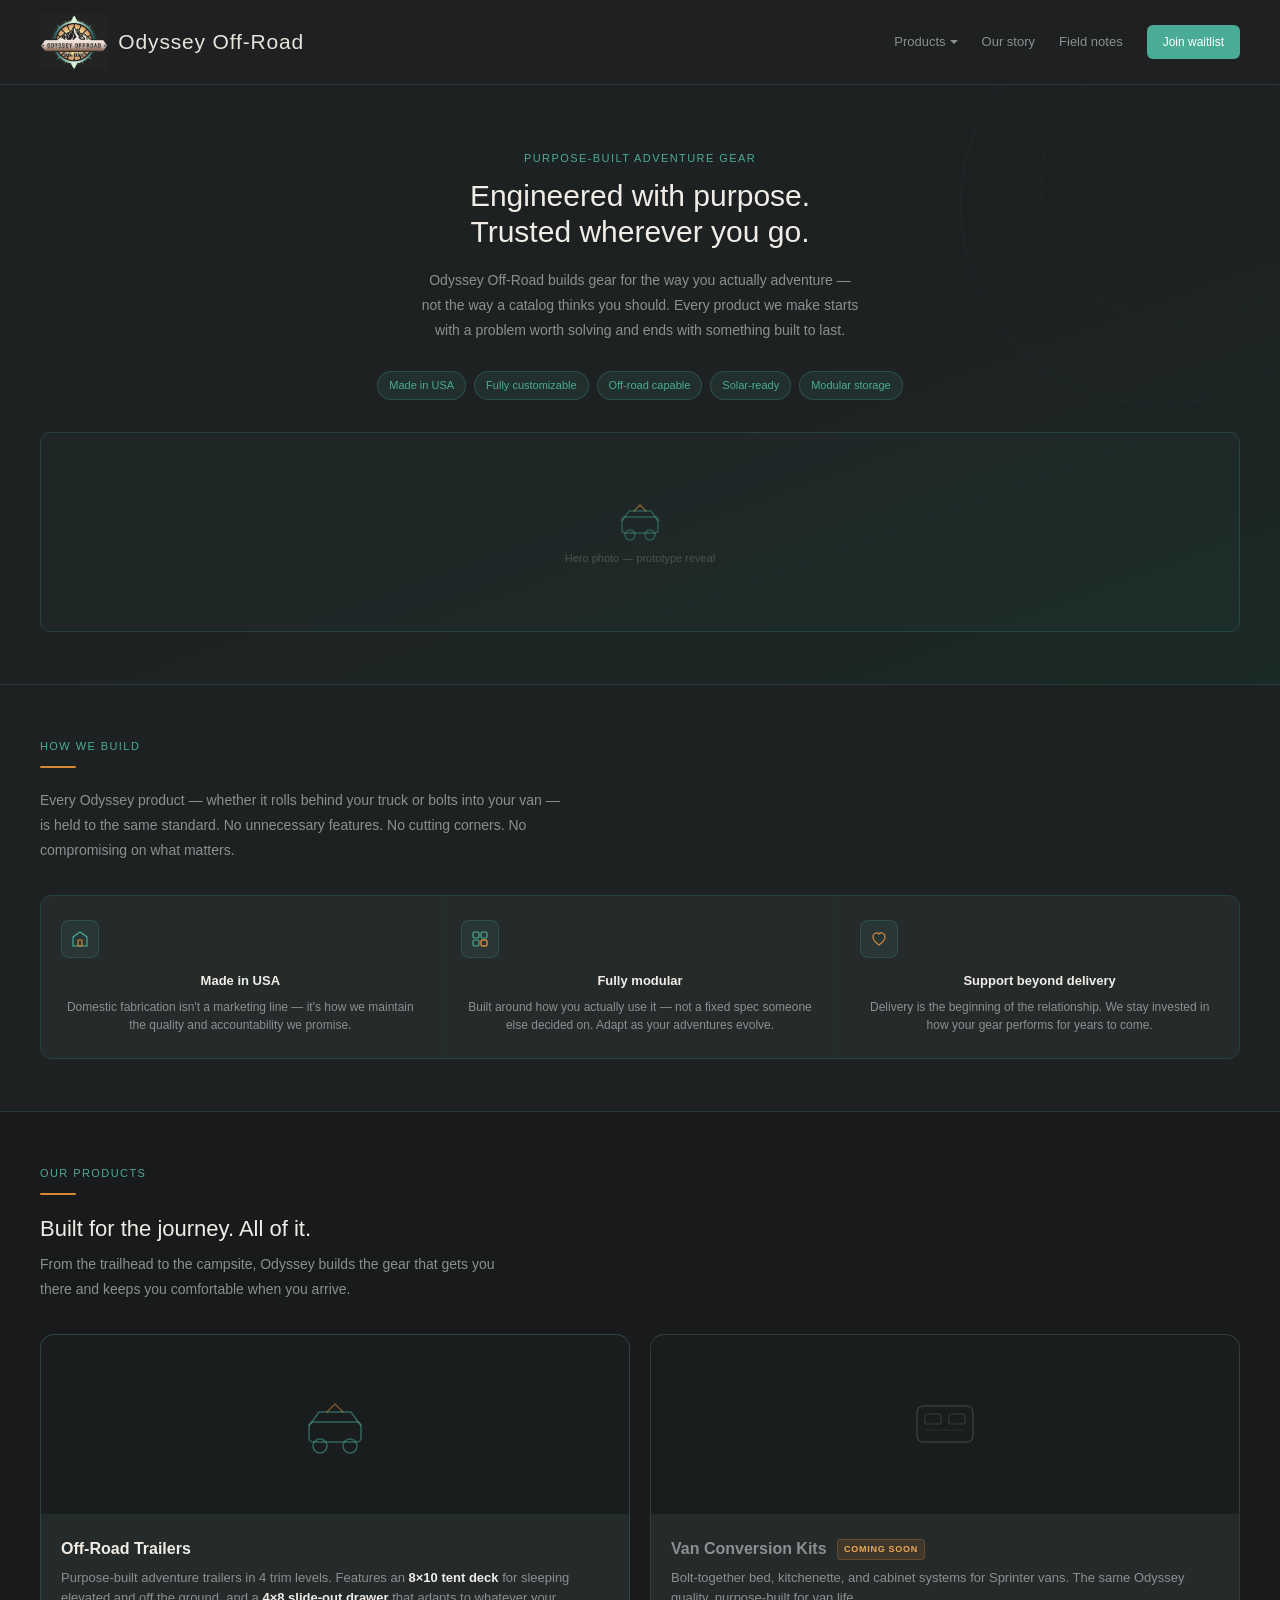
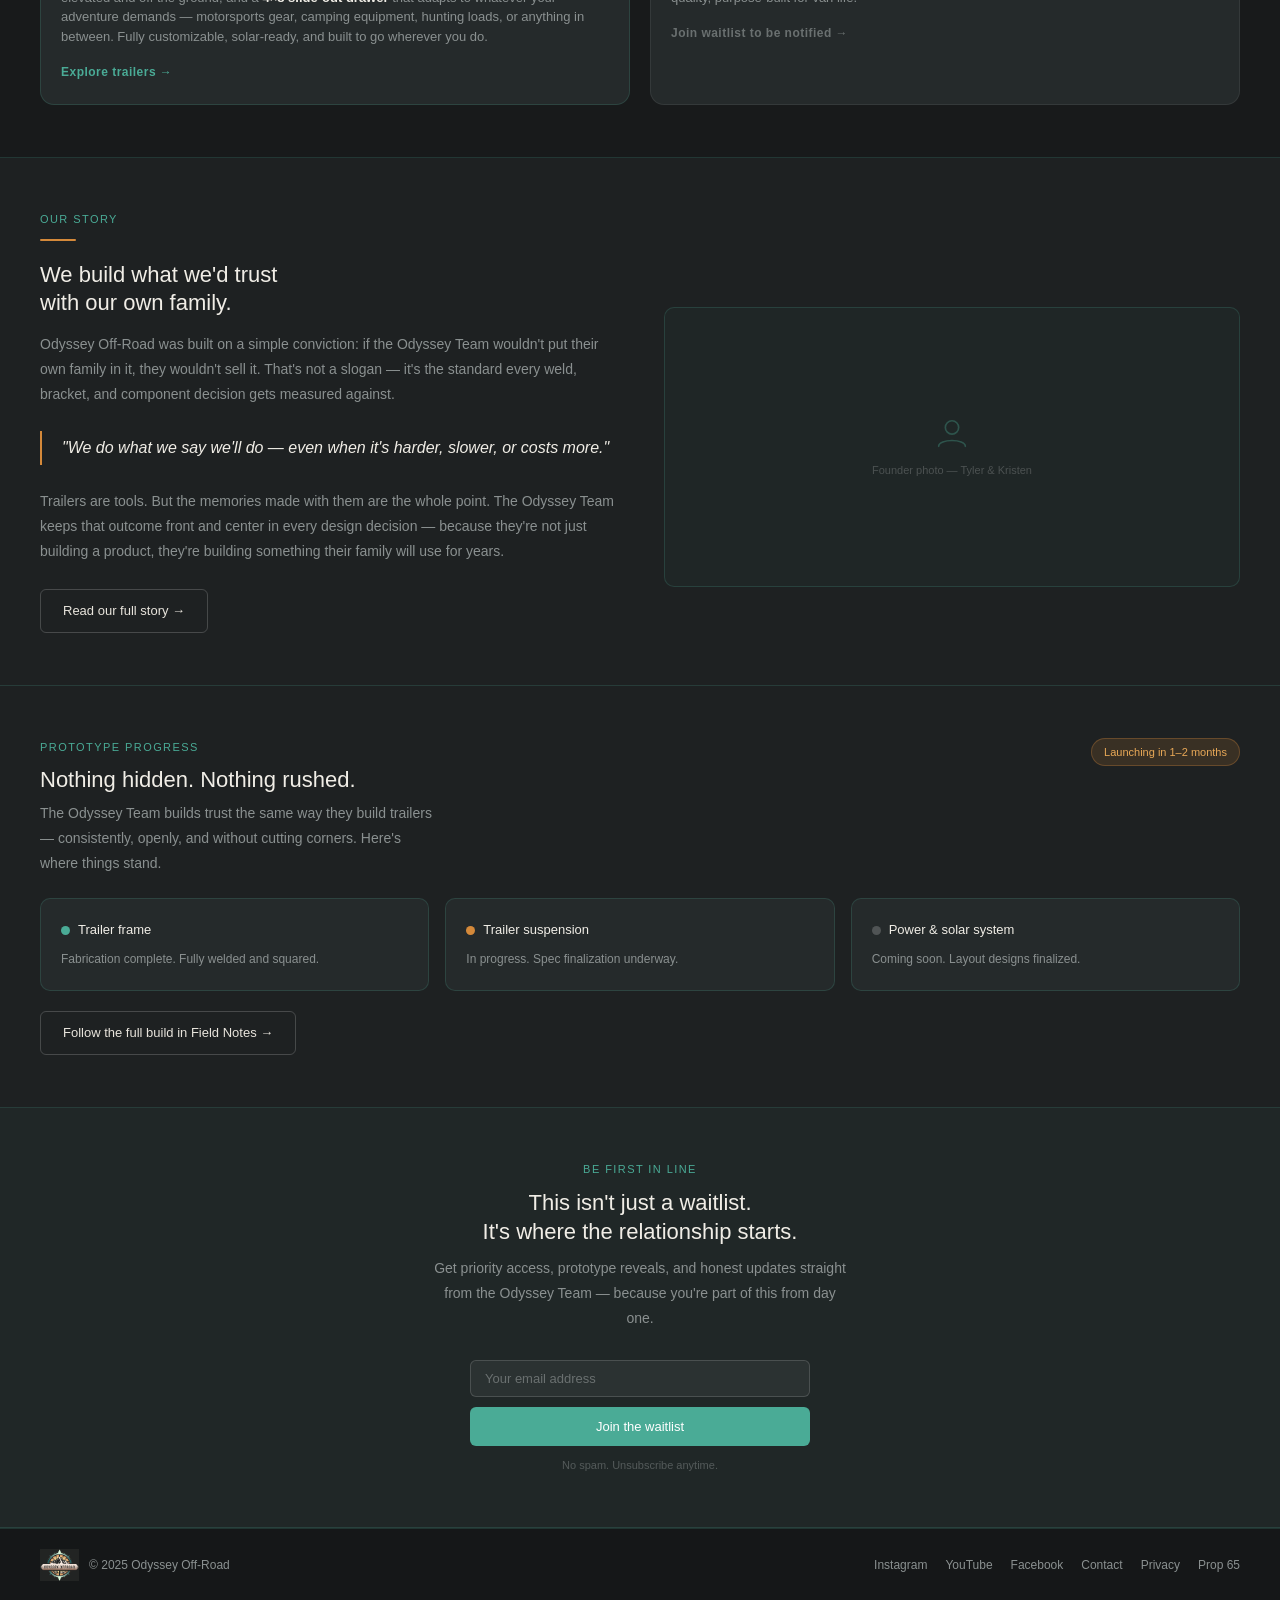
<file: index.html>
<!DOCTYPE html>
<html lang="en">
<head>
  <meta charset="UTF-8" />
  <meta name="viewport" content="width=device-width, initial-scale=1.0" />
  <title>Odyssey Off-Road | Purpose-Built Adventure Gear. Made in USA.</title>
  <meta name="description" content="Odyssey Off-Road builds purpose-built adventure gear for families, overlanders, and motorsports enthusiasts. Fully customizable. Made in the USA. Join the waitlist today." />
  <meta property="og:title" content="Odyssey Off-Road | Purpose-Built Adventure Gear. Made in USA." />
  <meta property="og:description" content="Purpose-built adventure gear for families, overlanders, and motorsports enthusiasts. Fully customizable. Made in the USA." />
  <meta property="og:url" content="https://www.odysseyoffroad.com/" />
  <meta property="og:type" content="website" />
  <meta property="og:image" content="https://www.odysseyoffroad.com/images/og-image.jpg" />
  <link rel="icon" href="/images/logo/favicon.png" type="image/png" />
  <link rel="stylesheet" href="/css/styles.css" />
  <style>
    /* Products dropdown */
    .nav-dropdown {
      position: relative;
    }
    .nav-dropdown > a {
      display: flex;
      align-items: center;
      gap: 4px;
    }
    .nav-dropdown > a::after {
      content: '';
      display: inline-block;
      width: 0;
      height: 0;
      border-left: 4px solid transparent;
      border-right: 4px solid transparent;
      border-top: 4px solid var(--oo-muted);
      transition: transform 0.2s;
    }
    .nav-dropdown:hover > a::after {
      transform: rotate(180deg);
    }
    .dropdown-menu {
      display: none;
      position: absolute;
      top: calc(100% + 10px);
      left: 50%;
      transform: translateX(-50%);
      background: var(--oo-dark2);
      border: 1px solid rgba(74,171,150,0.2);
      border-radius: 10px;
      padding: 8px;
      min-width: 220px;
      z-index: 200;
      box-shadow: 0 8px 32px rgba(0,0,0,0.4);
    }
    .nav-dropdown:hover .dropdown-menu {
      display: block;
    }
    .dropdown-item {
      display: flex;
      align-items: flex-start;
      gap: 12px;
      padding: 10px 12px;
      border-radius: 7px;
      text-decoration: none;
      transition: background 0.15s;
    }
    .dropdown-item:hover {
      background: rgba(74,171,150,0.08);
    }
    .dropdown-item-icon {
      width: 32px;
      height: 32px;
      border-radius: 7px;
      background: rgba(74,171,150,0.1);
      border: 1px solid rgba(74,171,150,0.2);
      display: flex;
      align-items: center;
      justify-content: center;
      flex-shrink: 0;
      margin-top: 1px;
    }
    .dropdown-item-text strong {
      display: block;
      font-size: 13px;
      font-weight: 500;
      color: var(--oo-cream);
      margin-bottom: 2px;
    }
    .dropdown-item-text span {
      font-size: 11px;
      color: var(--oo-muted);
      line-height: 1.4;
    }
    .dropdown-item.coming-soon .dropdown-item-icon {
      background: rgba(255,255,255,0.04);
      border-color: rgba(255,255,255,0.08);
    }
    .dropdown-item.coming-soon .dropdown-item-text strong {
      color: var(--oo-muted);
    }
    .cs-badge {
      display: inline-block;
      font-size: 9px;
      font-weight: 600;
      letter-spacing: 0.08em;
      text-transform: uppercase;
      padding: 2px 6px;
      border-radius: 4px;
      background: rgba(212,137,58,0.15);
      color: var(--oo-amber-light);
      border: 1px solid rgba(212,137,58,0.25);
      margin-left: 6px;
      vertical-align: middle;
    }

    /* Brand values reframe */
    .brand-values {
      display: grid;
      grid-template-columns: repeat(3, minmax(0,1fr));
      gap: 1px;
      background: rgba(74,171,150,0.1);
      border: 1px solid rgba(74,171,150,0.15);
      border-radius: 12px;
      overflow: hidden;
      margin-top: 32px;
    }
    .brand-value {
      background: var(--oo-dark2);
      padding: 24px 20px;
      text-align: center;
    }
    .brand-value h4 {
      font-size: 13px;
      font-weight: 600;
      color: var(--oo-cream);
      margin-bottom: 6px;
    }
    .brand-value p {
      font-size: 12px;
      color: var(--oo-muted);
      line-height: 1.5;
    }

    /* Products section */
    .products-grid {
      display: grid;
      grid-template-columns: repeat(2, minmax(0,1fr));
      gap: 20px;
      margin-top: 32px;
    }
    .product-card {
      background: var(--oo-dark2);
      border: 1px solid rgba(74,171,150,0.2);
      border-radius: 14px;
      overflow: hidden;
      text-decoration: none;
      display: block;
      transition: border-color 0.2s, transform 0.2s;
    }
    .product-card:hover {
      border-color: rgba(74,171,150,0.5);
      transform: translateY(-2px);
    }
    .product-card.inactive {
      border-color: rgba(255,255,255,0.07);
      cursor: default;
    }
    .product-card.inactive:hover {
      transform: none;
      border-color: rgba(255,255,255,0.07);
    }
    .product-card-img {
      background: rgba(0,0,0,0.3);
      height: 180px;
      display: flex;
      align-items: center;
      justify-content: center;
      border-bottom: 1px solid rgba(74,171,150,0.1);
    }
    .product-card.inactive .product-card-img {
      border-bottom-color: rgba(255,255,255,0.05);
    }
    .product-card-body {
      padding: 20px;
    }
    .product-card-body h3 {
      font-size: 16px;
      font-weight: 600;
      color: var(--oo-cream);
      margin-bottom: 6px;
    }
    .product-card.inactive .product-card-body h3 {
      color: var(--oo-muted);
    }
    .product-card-body p {
      font-size: 13px;
      color: var(--oo-muted);
      line-height: 1.5;
      margin-bottom: 14px;
    }
    .product-card-cta {
      font-size: 12px;
      font-weight: 600;
      color: var(--oo-teal);
      letter-spacing: 0.04em;
    }
    .product-card.inactive .product-card-cta {
      color: var(--oo-muted2);
    }
  </style>
  <script type="application/ld+json">
  {
    "@context": "https://schema.org",
    "@type": "LocalBusiness",
    "name": "Odyssey Off-Road",
    "description": "Purpose-built adventure gear for families, overlanders, and motorsports enthusiasts.",
    "url": "https://www.odysseyoffroad.com",
    "logo": "https://www.odysseyoffroad.com/images/logo/FullLogo.png",
    "founders": [
      { "@type": "Person", "name": "Tyler" },
      { "@type": "Person", "name": "Kristen" }
    ],
    "sameAs": [
      "https://www.instagram.com/odysseyoffroad",
      "https://www.youtube.com/@odysseyoffroad"
    ]
  }
  </script>
</head>
<body>

<!-- NAV -->
<nav class="site-nav">
  <a href="/" class="nav-logo">
    <img src="/images/logo/FullLogo.jpg" alt="Odyssey Off-Road logo" />
    <span>Odyssey Off-Road</span>
  </a>
  <div class="nav-links">
    <!-- Products dropdown -->
    <div class="nav-dropdown">
      <a href="/trailers">Products</a>
      <div class="dropdown-menu">
        <a href="/trailers" class="dropdown-item">
          <div class="dropdown-item-icon">
            <svg width="16" height="16" viewBox="0 0 44 44" fill="none">
              <rect x="4" y="20" width="36" height="12" rx="3" stroke="var(--oo-teal)" stroke-width="1.5" fill="none"/>
              <circle cx="12" cy="36" r="4" stroke="var(--oo-teal)" stroke-width="1.5" fill="none"/>
              <circle cx="32" cy="36" r="4" stroke="var(--oo-teal)" stroke-width="1.5" fill="none"/>
              <path d="M4 22L11 13L33 13L40 22" stroke="var(--oo-teal)" stroke-width="1.5" fill="none"/>
            </svg>
          </div>
          <div class="dropdown-item-text">
            <strong>Off-Road Trailers</strong>
            <span>4 trim levels · fully customizable · solar-ready</span>
          </div>
        </a>
        <a href="#" class="dropdown-item coming-soon" onclick="return false;">
          <div class="dropdown-item-icon">
            <svg width="16" height="16" viewBox="0 0 44 44" fill="none">
              <rect x="4" y="10" width="36" height="24" rx="3" stroke="rgba(138,144,144,0.4)" stroke-width="1.5" fill="none"/>
              <rect x="10" y="16" width="10" height="6" rx="1" stroke="rgba(138,144,144,0.4)" stroke-width="1.2" fill="none"/>
              <rect x="24" y="16" width="10" height="6" rx="1" stroke="rgba(138,144,144,0.4)" stroke-width="1.2" fill="none"/>
            </svg>
          </div>
          <div class="dropdown-item-text">
            <strong>Van Conversion Kits <span class="cs-badge">Coming Soon</span></strong>
            <span>Bolt-together bed, kitchenette &amp; cabinet systems for Sprinter vans</span>
          </div>
        </a>
      </div>
    </div>
    <a href="/our-story">Our story</a>
    <a href="/field-notes">Field notes</a>
    <a href="#waitlist" class="btn-primary" style="padding:7px 16px;font-size:12px;">Join waitlist</a>
  </div>
  <div class="nav-hamburger" aria-label="Open menu">
    <span></span><span></span><span></span>
  </div>
</nav>
<nav class="nav-mobile">
  <a href="/trailers">Trailers</a>
  <a href="/our-story">Our story</a>
  <a href="/field-notes">Field notes</a>
  <a href="#waitlist" class="btn-primary">Join waitlist</a>
</nav>

<!-- HERO -->
<section class="hero" style="text-align:center;align-items:center;">
  <div style="max-width:560px;position:relative;z-index:1;margin:0 auto;">
    <span class="label">Purpose-built adventure gear</span>
    <h1 style="margin-bottom:18px;">Engineered with purpose.<br>Trusted wherever you go.</h1>
    <p style="margin-bottom:28px;max-width:440px;margin-left:auto;margin-right:auto;">Odyssey Off-Road builds gear for the way you actually adventure — not the way a catalog thinks you should. Every product we make starts with a problem worth solving and ends with something built to last.</p>
    <div style="display:flex;gap:8px;flex-wrap:wrap;justify-content:center;">
      <span class="tag">Made in USA</span>
      <span class="tag">Fully customizable</span>
      <span class="tag">Off-road capable</span>
      <span class="tag">Solar-ready</span>
      <span class="tag">Modular storage</span>
    </div>
  </div>
  <div class="photo-placeholder" style="margin-top:32px;height:200px;max-width:100%;">
    <svg width="44" height="44" viewBox="0 0 44 44" fill="none"><rect x="4" y="20" width="36" height="16" rx="3" stroke="rgba(74,171,150,0.4)" stroke-width="1.5" fill="none"/><circle cx="12" cy="38" r="5" stroke="rgba(74,171,150,0.4)" stroke-width="1.5" fill="none"/><circle cx="32" cy="38" r="5" stroke="rgba(74,171,150,0.4)" stroke-width="1.5" fill="none"/><path d="M4 24L11 14L33 14L40 24" stroke="rgba(74,171,150,0.4)" stroke-width="1.5" fill="none"/><path d="M16 14L22 8L28 14" stroke="rgba(212,137,58,0.5)" stroke-width="1.5" fill="none" stroke-linecap="round"/></svg>
    <span>Hero photo — prototype reveal</span>
  </div>
</section>

<!-- BRAND VALUES -->
<section class="section">
  <span class="label">How we build</span>
  <div class="divider"></div>
  <p style="max-width:520px;margin-bottom:0;">Every Odyssey product — whether it rolls behind your truck or bolts into your van — is held to the same standard. No unnecessary features. No cutting corners. No compromising on what matters.</p>
  <div class="brand-values">
    <div class="brand-value">
      <div class="icon-box" style="margin-bottom:12px;">
        <svg width="18" height="18" viewBox="0 0 18 18" fill="none"><path d="M9 2L16 7V16H2V7L9 2Z" stroke="var(--oo-teal)" stroke-width="1.2" fill="none" stroke-linejoin="round"/><rect x="7" y="10" width="4" height="6" rx="0.5" stroke="var(--oo-amber)" stroke-width="1.2" fill="none"/></svg>
      </div>
      <h4>Made in USA</h4>
      <p>Domestic fabrication isn't a marketing line — it's how we maintain the quality and accountability we promise.</p>
    </div>
    <div class="brand-value">
      <div class="icon-box" style="margin-bottom:12px;">
        <svg width="18" height="18" viewBox="0 0 18 18" fill="none"><rect x="2" y="2" width="6" height="6" rx="1.5" stroke="var(--oo-teal)" stroke-width="1.2" fill="none"/><rect x="10" y="2" width="6" height="6" rx="1.5" stroke="var(--oo-teal)" stroke-width="1.2" fill="none"/><rect x="2" y="10" width="6" height="6" rx="1.5" stroke="var(--oo-teal)" stroke-width="1.2" fill="none"/><rect x="10" y="10" width="6" height="6" rx="1.5" stroke="var(--oo-amber)" stroke-width="1.5" fill="none"/></svg>
      </div>
      <h4>Fully modular</h4>
      <p>Built around how you actually use it — not a fixed spec someone else decided on. Adapt as your adventures evolve.</p>
    </div>
    <div class="brand-value">
      <div class="icon-box" style="margin-bottom:12px;">
        <svg width="18" height="18" viewBox="0 0 18 18" fill="none"><path d="M9 15C9 15 3 11 3 6.5A3.5 3.5 0 0 1 9 4A3.5 3.5 0 0 1 15 6.5C15 11 9 15 9 15Z" stroke="var(--oo-amber)" stroke-width="1.2" fill="none"/></svg>
      </div>
      <h4>Support beyond delivery</h4>
      <p>Delivery is the beginning of the relationship. We stay invested in how your gear performs for years to come.</p>
    </div>
  </div>
</section>

<!-- PRODUCTS -->
<section class="section section-dark">
  <span class="label">Our products</span>
  <div class="divider"></div>
  <h2 style="margin-bottom:8px;">Built for the journey. All of it.</h2>
  <p style="max-width:480px;">From the trailhead to the campsite, Odyssey builds the gear that gets you there and keeps you comfortable when you arrive.</p>
  <div class="products-grid">

    <!-- Trailers — active -->
    <a href="/trailers" class="product-card">
      <div class="product-card-img">
        <svg width="64" height="64" viewBox="0 0 64 64" fill="none">
          <rect x="6" y="30" width="52" height="20" rx="4" stroke="rgba(74,171,150,0.5)" stroke-width="1.5" fill="none"/>
          <circle cx="17" cy="54" r="7" stroke="rgba(74,171,150,0.5)" stroke-width="1.5" fill="none"/>
          <circle cx="47" cy="54" r="7" stroke="rgba(74,171,150,0.5)" stroke-width="1.5" fill="none"/>
          <path d="M6 34L16 20L48 20L58 34" stroke="rgba(74,171,150,0.5)" stroke-width="1.5" fill="none"/>
          <path d="M24 20L32 12L40 20" stroke="rgba(212,137,58,0.5)" stroke-width="1.5" fill="none" stroke-linecap="round"/>
        </svg>
      </div>
      <div class="product-card-body">
        <h3>Off-Road Trailers</h3>
        <p>Purpose-built adventure trailers in 4 trim levels. Features an <strong style="color:var(--oo-cream);">8×10 tent deck</strong> for sleeping elevated and off the ground, and a <strong style="color:var(--oo-cream);">4×8 slide-out drawer</strong> that adapts to whatever your adventure demands — motorsports gear, camping equipment, hunting loads, or anything in between. Fully customizable, solar-ready, and built to go wherever you do.</p>
        <span class="product-card-cta">Explore trailers →</span>
      </div>
    </a>

    <!-- Van kits — coming soon -->
    <div class="product-card inactive">
      <div class="product-card-img">
        <svg width="64" height="64" viewBox="0 0 64 64" fill="none">
          <rect x="4" y="14" width="56" height="36" rx="6" stroke="rgba(138,144,144,0.25)" stroke-width="1.5" fill="none"/>
          <rect x="12" y="22" width="16" height="10" rx="2" stroke="rgba(138,144,144,0.25)" stroke-width="1.2" fill="none"/>
          <rect x="36" y="22" width="16" height="10" rx="2" stroke="rgba(138,144,144,0.25)" stroke-width="1.2" fill="none"/>
          <line x1="12" y1="38" x2="52" y2="38" stroke="rgba(138,144,144,0.15)" stroke-width="1.2"/>
        </svg>
      </div>
      <div class="product-card-body">
        <h3>Van Conversion Kits <span class="cs-badge">Coming Soon</span></h3>
        <p>Bolt-together bed, kitchenette, and cabinet systems for Sprinter vans. The same Odyssey quality, purpose-built for van life.</p>
        <span class="product-card-cta">Join waitlist to be notified →</span>
      </div>
    </div>

  </div>
</section>

<!-- FOUNDER STORY -->
<section class="section">
  <span class="label">Our story</span>
  <div class="divider"></div>
  <div class="grid-2" style="gap:48px;align-items:center;">
    <div>
      <h2 style="margin-bottom:14px;">We build what we'd trust<br>with our own family.</h2>
      <p style="margin-bottom:14px;">Odyssey Off-Road was built on a simple conviction: if the Odyssey Team wouldn't put their own family in it, they wouldn't sell it. That's not a slogan — it's the standard every weld, bracket, and component decision gets measured against.</p>
      <div class="pullquote"><p>"We do what we say we'll do — even when it's harder, slower, or costs more."</p></div>
      <p style="margin-bottom:24px;">Trailers are tools. But the memories made with them are the whole point. The Odyssey Team keeps that outcome front and center in every design decision — because they're not just building a product, they're building something their family will use for years.</p>
      <a href="/our-story" class="btn-ghost">Read our full story →</a>
    </div>
    <div class="photo-placeholder" style="height:280px;">
      <svg width="40" height="40" viewBox="0 0 36 36" fill="none"><circle cx="18" cy="13" r="6" stroke="rgba(74,171,150,0.35)" stroke-width="1.5" fill="none"/><path d="M6 30C6 23 30 23 30 30" stroke="rgba(74,171,150,0.35)" stroke-width="1.5" fill="none" stroke-linecap="round"/></svg>
      <span>Founder photo — Tyler &amp; Kristen</span>
    </div>
  </div>
</section>

<!-- BUILD PROGRESS -->
<section class="section">
  <div style="display:flex;justify-content:space-between;align-items:flex-start;margin-bottom:22px;flex-wrap:wrap;gap:12px;">
    <div>
      <span class="label">Prototype progress</span>
      <h2 style="margin-bottom:6px;">Nothing hidden. Nothing rushed.</h2>
      <p style="max-width:400px;">The Odyssey Team builds trust the same way they build trailers — consistently, openly, and without cutting corners. Here's where things stand.</p>
    </div>
    <span class="badge-launch">Launching in 1–2 months</span>
  </div>
  <div class="grid-3" style="margin-bottom:20px;">
    <div class="card">
      <div class="flex-center gap-8" style="margin-bottom:7px;"><div class="dot-done"></div><h4>Trailer frame</h4></div>
      <p style="font-size:12px;">Fabrication complete. Fully welded and squared.</p>
    </div>
    <div class="card">
      <div class="flex-center gap-8" style="margin-bottom:7px;"><div class="dot-active"></div><h4>Trailer suspension</h4></div>
      <p style="font-size:12px;">In progress. Spec finalization underway.</p>
    </div>
    <div class="card">
      <div class="flex-center gap-8" style="margin-bottom:7px;"><div class="dot-soon"></div><h4>Power &amp; solar system</h4></div>
      <p style="font-size:12px;">Coming soon. Layout designs finalized.</p>
    </div>
  </div>
  <a href="/field-notes" class="btn-ghost">Follow the full build in Field Notes →</a>
</section>

<!-- WAITLIST -->
<section class="section section-teal text-center" id="waitlist">
  <span class="label">Be first in line</span>
  <h2 style="max-width:420px;margin:0 auto 10px;">This isn't just a waitlist.<br>It's where the relationship starts.</h2>
  <p style="max-width:420px;margin:0 auto 28px;">Get priority access, prototype reveals, and honest updates straight from the Odyssey Team — because you're part of this from day one.</p>
  <div style="max-width:340px;margin:0 auto;">
    <form name="waitlist" method="POST" data-netlify="true" netlify-honeypot="bot-field">
      <input type="hidden" name="form-name" value="waitlist" />
      <input type="hidden" name="bot-field" style="display:none;" />
      <input type="email" name="email" placeholder="Your email address" required style="margin-bottom:10px;" />
      <button type="submit" class="btn-primary btn-full">Join the waitlist</button>
      <div class="form-success mt-12"><p>✓ You're on the list. The Odyssey Team will be in touch.</p></div>
    </form>
    <p style="font-size:11px;color:var(--oo-muted2);margin-top:10px;opacity:0.7;">No spam. Unsubscribe anytime.</p>
  </div>
</section>

<!-- FOOTER -->
<footer class="site-footer">
  <div class="footer-left">
    <img src="/images/logo/FullLogo.jpg" alt="Odyssey Off-Road" />
    <span>© 2025 Odyssey Off-Road</span>
  </div>
  <div class="footer-links">
    <a href="https://instagram.com/odysseyoffroad" target="_blank" rel="noopener">Instagram</a>
    <a href="https://youtube.com/@odysseyoffroad" target="_blank" rel="noopener">YouTube</a>
    <a href="https://facebook.com/OdysseyOffroad" target="_blank" rel="noopener">Facebook</a>
    <a href="/contact">Contact</a>
    <a href="/privacy">Privacy</a>
    <a href="/prop65">Prop 65</a>
  </div>
</footer>

<script src="/js/main.js"></script>
</body>
</html>
</file>
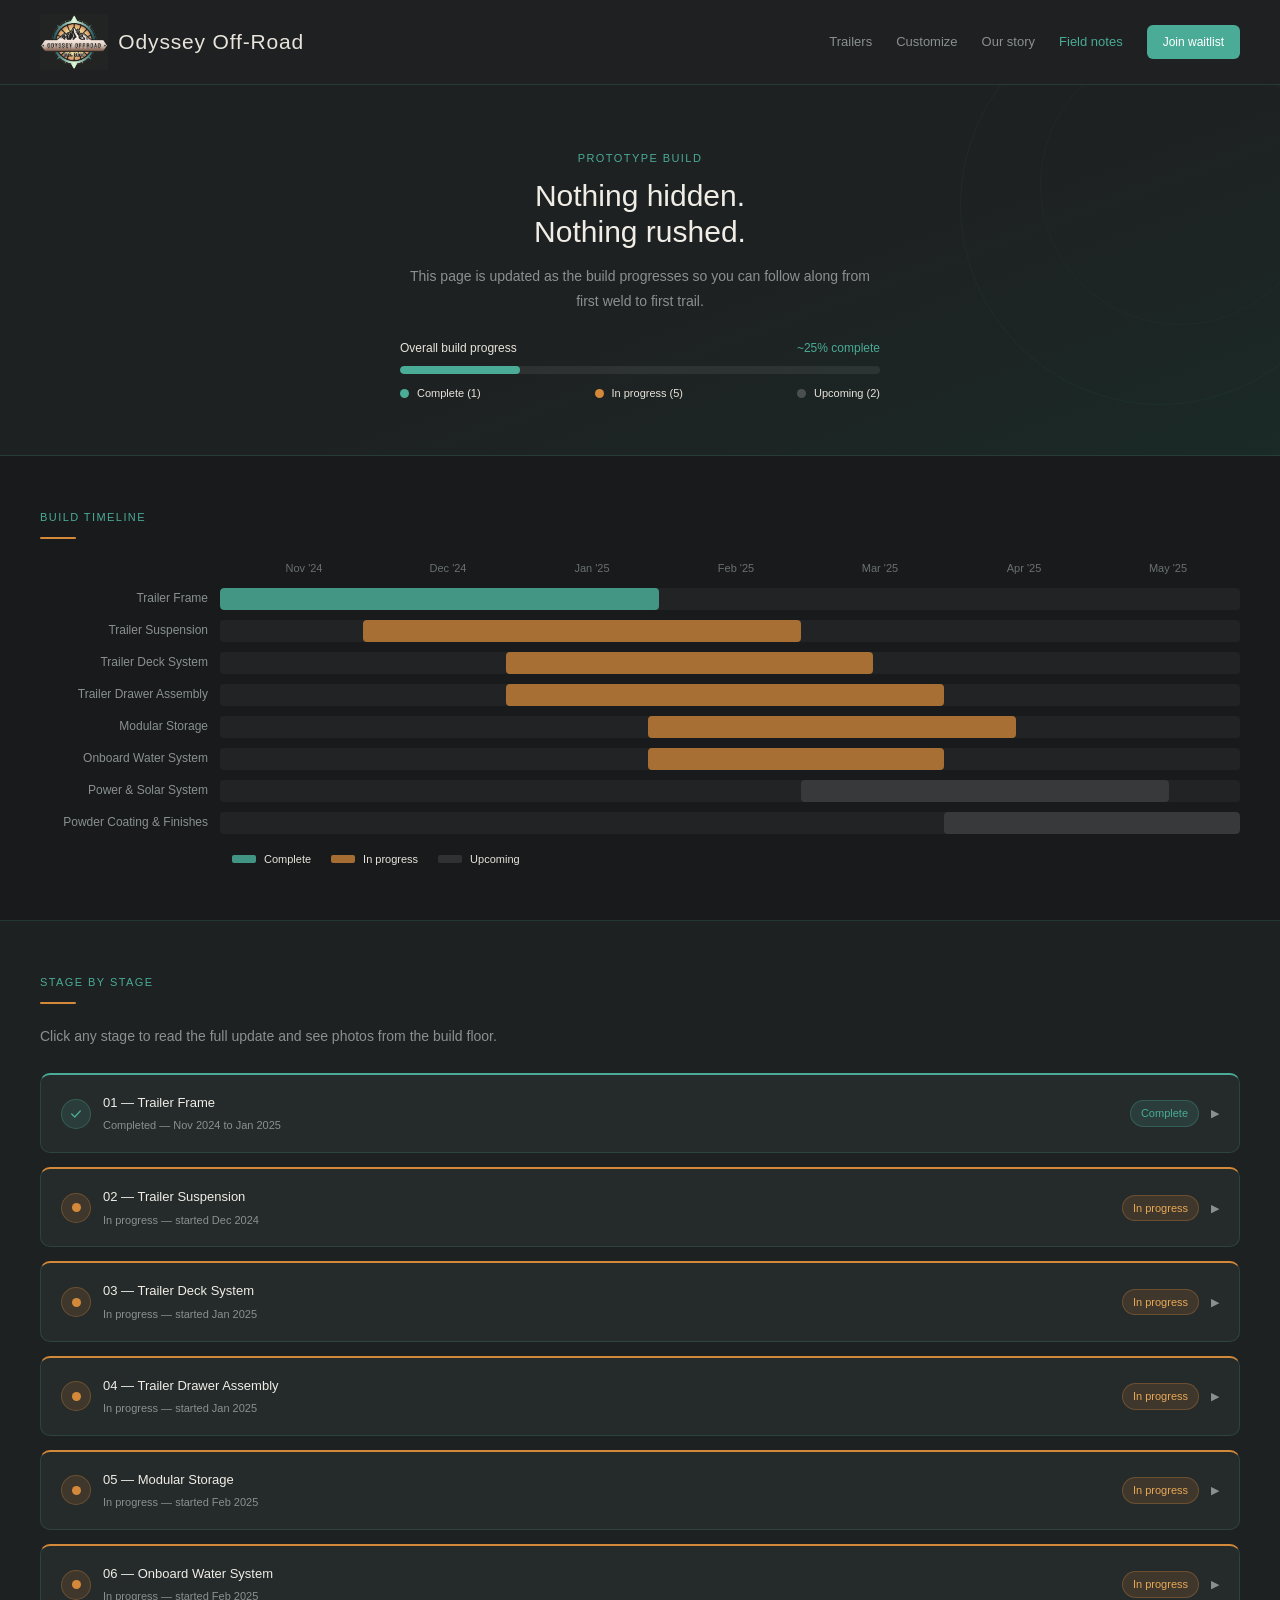
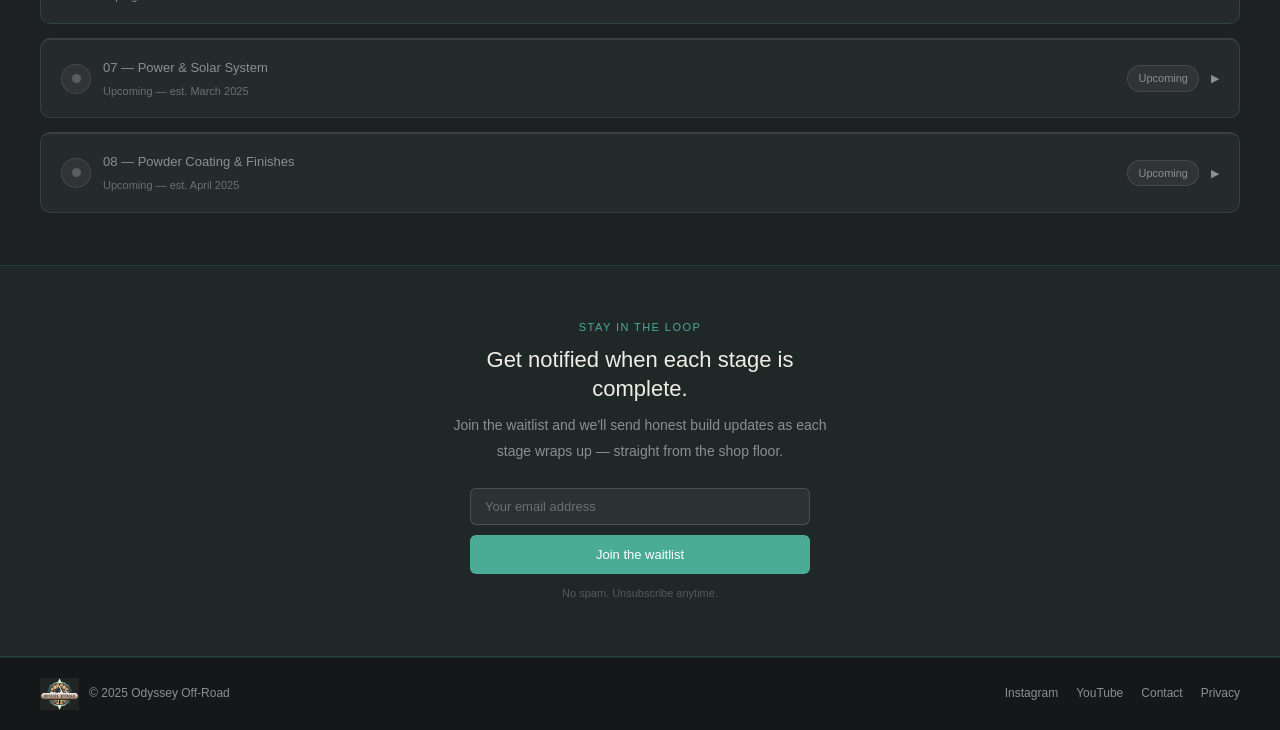
<file: build-progress.html>
<!DOCTYPE html>
<html lang="en">
<head>
  <meta charset="UTF-8" />
  <meta name="viewport" content="width=device-width, initial-scale=1.0" />
  <title>Prototype Build Progress | Odyssey Off-Road</title>
  <meta name="description" content="Follow the Odyssey Off-Road Summit prototype build stage by stage — from frame fabrication to powder coat. Nothing hidden, nothing rushed." />
  <meta property="og:title" content="Prototype Build Progress | Odyssey Off-Road" />
  <meta property="og:description" content="Follow the Odyssey Off-Road Summit prototype build stage by stage. Nothing hidden, nothing rushed." />
  <meta property="og:url" content="https://www.odysseyoffroad.com/build-progress" />
  <meta property="og:image" content="https://www.odysseyoffroad.com/images/og-image.jpg" />
  <link rel="icon" href="/images/logo/favicon.png" type="image/png" />
  <link rel="stylesheet" href="/css/styles.css" />
</head>
<body>

<!-- NAV -->
<nav class="site-nav">
  <a href="/" class="nav-logo">
    <img src="/images/logo/FullLogo.jpg" alt="Odyssey Off-Road logo" />
    <span>Odyssey Off-Road</span>
  </a>
  <div class="nav-links">
    <a href="/trailers">Trailers</a>
    <a href="/trailers#customize">Customize</a>
    <a href="/our-story">Our story</a>
    <a href="/field-notes" class="active">Field notes</a>
    <a href="/#waitlist" class="btn-primary" style="padding:7px 16px;font-size:12px;">Join waitlist</a>
  </div>
  <div class="nav-hamburger"><span></span><span></span><span></span></div>
</nav>
<nav class="nav-mobile">
  <a href="/trailers">Trailers</a>
  <a href="/trailers#customize">Customize</a>
  <a href="/our-story">Our story</a>
  <a href="/field-notes" class="active">Field notes</a>
  <a href="/#waitlist" class="btn-primary">Join waitlist</a>
</nav>

<!-- HERO -->
<section class="hero hero-center">
  <span class="label">Prototype build</span>
  <h1 style="margin-bottom:14px;">Nothing hidden.<br>Nothing rushed.</h1>
  <p style="max-width:480px;margin:0 auto 24px;">This page is updated as the build progresses so you can follow along from first weld to first trail.</p>
  <div style="max-width:480px;margin:0 auto;">
    <div style="display:flex;justify-content:space-between;margin-bottom:8px;">
      <span style="font-size:12px;">Overall build progress</span>
      <span style="font-size:12px;font-weight:500;color:var(--oo-teal);">~25% complete</span>
    </div>
    <div style="height:8px;background:rgba(255,255,255,0.07);border-radius:4px;overflow:hidden;">
      <div style="width:25%;height:100%;background:var(--oo-teal);border-radius:4px;"></div>
    </div>
    <div style="display:flex;justify-content:space-between;margin-top:10px;flex-wrap:wrap;gap:8px;">
      <div class="flex-center gap-8"><div class="dot-done"></div><span style="font-size:11px;">Complete (1)</span></div>
      <div class="flex-center gap-8"><div class="dot-active"></div><span style="font-size:11px;">In progress (5)</span></div>
      <div class="flex-center gap-8"><div class="dot-soon"></div><span style="font-size:11px;">Upcoming (2)</span></div>
    </div>
  </div>
</section>

<!-- GANTT CHART -->
<section class="section section-dark">
  <span class="label">Build timeline</span>
  <div class="divider"></div>
  <div style="display:flex;margin-bottom:10px;padding-left:192px;">
    <span style="font-size:11px;color:var(--oo-muted2);text-align:center;flex:1;">Nov '24</span>
    <span style="font-size:11px;color:var(--oo-muted2);text-align:center;flex:1;">Dec '24</span>
    <span style="font-size:11px;color:var(--oo-muted2);text-align:center;flex:1;">Jan '25</span>
    <span style="font-size:11px;color:var(--oo-muted2);text-align:center;flex:1;">Feb '25</span>
    <span style="font-size:11px;color:var(--oo-muted2);text-align:center;flex:1;">Mar '25</span>
    <span style="font-size:11px;color:var(--oo-muted2);text-align:center;flex:1;">Apr '25</span>
    <span style="font-size:11px;color:var(--oo-muted2);text-align:center;flex:1;">May '25</span>
  </div>
  <div class="gantt-row"><span class="gantt-label">Trailer Frame</span><div class="gantt-track"><div class="gantt-done" style="left:0%;width:43%;"></div></div></div>
  <div class="gantt-row"><span class="gantt-label">Trailer Suspension</span><div class="gantt-track"><div class="gantt-active" style="left:14%;width:43%;"></div></div></div>
  <div class="gantt-row"><span class="gantt-label">Trailer Deck System</span><div class="gantt-track"><div class="gantt-active" style="left:28%;width:36%;"></div></div></div>
  <div class="gantt-row"><span class="gantt-label">Trailer Drawer Assembly</span><div class="gantt-track"><div class="gantt-active" style="left:28%;width:43%;"></div></div></div>
  <div class="gantt-row"><span class="gantt-label">Modular Storage</span><div class="gantt-track"><div class="gantt-active" style="left:42%;width:36%;"></div></div></div>
  <div class="gantt-row"><span class="gantt-label">Onboard Water System</span><div class="gantt-track"><div class="gantt-active" style="left:42%;width:29%;"></div></div></div>
  <div class="gantt-row"><span class="gantt-label">Power &amp; Solar System</span><div class="gantt-track"><div class="gantt-upcoming" style="left:57%;width:36%;"></div></div></div>
  <div class="gantt-row"><span class="gantt-label">Powder Coating &amp; Finishes</span><div class="gantt-track"><div class="gantt-upcoming" style="left:71%;width:29%;"></div></div></div>
  <div style="display:flex;gap:20px;margin-top:16px;padding-left:192px;flex-wrap:wrap;">
    <div class="flex-center gap-8"><div style="width:24px;height:8px;border-radius:2px;background:var(--oo-teal);opacity:0.85;"></div><span style="font-size:11px;">Complete</span></div>
    <div class="flex-center gap-8"><div style="width:24px;height:8px;border-radius:2px;background:var(--oo-amber);opacity:0.75;"></div><span style="font-size:11px;">In progress</span></div>
    <div class="flex-center gap-8"><div style="width:24px;height:8px;border-radius:2px;background:rgba(255,255,255,0.1);"></div><span style="font-size:11px;">Upcoming</span></div>
  </div>
</section>

<!-- STAGE CARDS -->
<section class="section">
  <span class="label">Stage by stage</span>
  <div class="divider"></div>
  <p style="max-width:520px;margin-bottom:24px;">Click any stage to read the full update and see photos from the build floor.</p>

  <!-- Stage 1 — Complete -->
  <div class="stage-card" style="border-top:2px solid var(--oo-teal);">
    <div class="stage-header" onclick="toggleStage(1)">
      <div class="flex-center gap-12">
        <div class="stage-icon" style="background:rgba(74,171,150,0.15);border:1px solid rgba(74,171,150,0.3);">
          <svg width="12" height="12" viewBox="0 0 14 14" fill="none"><path d="M2 7L5.5 10.5L12 3.5" stroke="#4aab96" stroke-width="1.5" stroke-linecap="round" stroke-linejoin="round"/></svg>
        </div>
        <div>
          <p style="font-size:13px;font-weight:500;color:var(--oo-cream);">01 — Trailer Frame</p>
          <p style="font-size:11px;margin-top:2px;">Completed — Nov 2024 to Jan 2025</p>
        </div>
      </div>
      <div class="flex-center gap-12"><span class="pill-done">Complete</span><span class="chevron" id="chev-1">&#9654;</span></div>
    </div>
    <div class="stage-body" id="stage-body-1">
      <p style="font-size:14px;margin-bottom:16px;">The foundation of every Odyssey trailer starts here — and we didn't rush it. The frame was fully designed, cut, and welded over a two-month period, with every joint inspected before moving forward. Tyler's background in civil engineering meant no guesswork on load ratings, tow geometry, or weld integrity.</p>
      <div class="grid-3">
        <div class="photo-placeholder" style="height:100px;"><span>Frame layout photo</span></div>
        <div class="photo-placeholder" style="height:100px;"><span>Weld detail photo</span></div>
        <div class="photo-placeholder" style="height:100px;"><span>Completed frame photo</span></div>
      </div>
    </div>
  </div>

  <!-- Stage 2 — In Progress -->
  <div class="stage-card" style="border-top:2px solid var(--oo-amber);">
    <div class="stage-header" onclick="toggleStage(2)">
      <div class="flex-center gap-12">
        <div class="stage-icon" style="background:rgba(212,137,58,0.15);border:1px solid rgba(212,137,58,0.3);"><div class="dot-active"></div></div>
        <div>
          <p style="font-size:13px;font-weight:500;color:var(--oo-cream);">02 — Trailer Suspension</p>
          <p style="font-size:11px;margin-top:2px;">In progress — started Dec 2024</p>
        </div>
      </div>
      <div class="flex-center gap-12"><span class="pill-active">In progress</span><span class="chevron" id="chev-2">&#9654;</span></div>
    </div>
    <div class="stage-body" id="stage-body-2">
      <p style="font-size:14px;margin-bottom:16px;">Getting the suspension right is non-negotiable for an off-road trailer that still needs to be towed comfortably on the highway. We're currently finalizing axle specs and suspension geometry — balancing articulation for rough terrain with stability at towing speeds.</p>
      <div class="grid-3">
        <div class="photo-placeholder" style="height:100px;"><span>Suspension mockup photo</span></div>
        <div class="photo-placeholder" style="height:100px;"><span>Axle fitment photo</span></div>
        <div class="photo-placeholder" style="height:100px;"><span>Coming soon</span></div>
      </div>
    </div>
  </div>

  <!-- Stage 3 — In Progress -->
  <div class="stage-card" style="border-top:2px solid var(--oo-amber);">
    <div class="stage-header" onclick="toggleStage(3)">
      <div class="flex-center gap-12">
        <div class="stage-icon" style="background:rgba(212,137,58,0.15);border:1px solid rgba(212,137,58,0.3);"><div class="dot-active"></div></div>
        <div>
          <p style="font-size:13px;font-weight:500;color:var(--oo-cream);">03 — Trailer Deck System</p>
          <p style="font-size:11px;margin-top:2px;">In progress — started Jan 2025</p>
        </div>
      </div>
      <div class="flex-center gap-12"><span class="pill-active">In progress</span><span class="chevron" id="chev-3">&#9654;</span></div>
    </div>
    <div class="stage-body" id="stage-body-3">
      <p style="font-size:14px;margin-bottom:16px;">The deck needs to be large enough to pitch a 4–6 person tent, strong enough to handle the load, and light enough not to compromise the tow rating. The structure beneath the deck houses the Trailer Drawer Assembly — these two stages are being developed in parallel.</p>
      <div class="grid-3">
        <div class="photo-placeholder" style="height:100px;"><span>Deck framing photo</span></div>
        <div class="photo-placeholder" style="height:100px;"><span>Structure detail photo</span></div>
        <div class="photo-placeholder" style="height:100px;"><span>Coming soon</span></div>
      </div>
    </div>
  </div>

  <!-- Stage 4 — In Progress -->
  <div class="stage-card" style="border-top:2px solid var(--oo-amber);">
    <div class="stage-header" onclick="toggleStage(4)">
      <div class="flex-center gap-12">
        <div class="stage-icon" style="background:rgba(212,137,58,0.15);border:1px solid rgba(212,137,58,0.3);"><div class="dot-active"></div></div>
        <div>
          <p style="font-size:13px;font-weight:500;color:var(--oo-cream);">04 — Trailer Drawer Assembly</p>
          <p style="font-size:11px;margin-top:2px;">In progress — started Jan 2025</p>
        </div>
      </div>
      <div class="flex-center gap-12"><span class="pill-active">In progress</span><span class="chevron" id="chev-4">&#9654;</span></div>
    </div>
    <div class="stage-body" id="stage-body-4">
      <p style="font-size:14px;margin-bottom:16px;">This is one of the features that makes Odyssey genuinely different — a full-width, heavy-duty slide-out drawer built into the underside of the deck. No other production trailer manufacturer offers anything like it at this scale. The mechanism, slides, and locking system are all being fabricated in-house by Tyler.</p>
      <div class="grid-3">
        <div class="photo-placeholder" style="height:100px;"><span>Drawer design photo</span></div>
        <div class="photo-placeholder" style="height:100px;"><span>Slide mechanism photo</span></div>
        <div class="photo-placeholder" style="height:100px;"><span>Coming soon</span></div>
      </div>
    </div>
  </div>

  <!-- Stage 5 — In Progress -->
  <div class="stage-card" style="border-top:2px solid var(--oo-amber);">
    <div class="stage-header" onclick="toggleStage(5)">
      <div class="flex-center gap-12">
        <div class="stage-icon" style="background:rgba(212,137,58,0.15);border:1px solid rgba(212,137,58,0.3);"><div class="dot-active"></div></div>
        <div>
          <p style="font-size:13px;font-weight:500;color:var(--oo-cream);">05 — Modular Storage</p>
          <p style="font-size:11px;margin-top:2px;">In progress — started Feb 2025</p>
        </div>
      </div>
      <div class="flex-center gap-12"><span class="pill-active">In progress</span><span class="chevron" id="chev-5">&#9654;</span></div>
    </div>
    <div class="stage-body" id="stage-body-5">
      <p style="font-size:14px;margin-bottom:16px;">Storage on an Odyssey trailer isn't an afterthought — it's a system. The modular fitout is being designed so owners can reconfigure their layout as their needs change. Everything is designed with real-world packing habits in mind.</p>
      <div class="grid-3">
        <div class="photo-placeholder" style="height:100px;"><span>Storage layout photo</span></div>
        <div class="photo-placeholder" style="height:100px;"><span>Compartment detail photo</span></div>
        <div class="photo-placeholder" style="height:100px;"><span>Coming soon</span></div>
      </div>
    </div>
  </div>

  <!-- Stage 6 — In Progress -->
  <div class="stage-card" style="border-top:2px solid var(--oo-amber);">
    <div class="stage-header" onclick="toggleStage(6)">
      <div class="flex-center gap-12">
        <div class="stage-icon" style="background:rgba(212,137,58,0.15);border:1px solid rgba(212,137,58,0.3);"><div class="dot-active"></div></div>
        <div>
          <p style="font-size:13px;font-weight:500;color:var(--oo-cream);">06 — Onboard Water System</p>
          <p style="font-size:11px;margin-top:2px;">In progress — started Feb 2025</p>
        </div>
      </div>
      <div class="flex-center gap-12"><span class="pill-active">In progress</span><span class="chevron" id="chev-6">&#9654;</span></div>
    </div>
    <div class="stage-body" id="stage-body-6">
      <p style="font-size:14px;margin-bottom:16px;">Running water changes everything on a multi-day trip. The Odyssey water system is being integrated directly into the trailer structure — speccing tank capacity, pump system, and plumbing routing — all with freeze protection and ease of refilling in mind.</p>
      <div class="grid-3">
        <div class="photo-placeholder" style="height:100px;"><span>Tank placement photo</span></div>
        <div class="photo-placeholder" style="height:100px;"><span>Plumbing layout photo</span></div>
        <div class="photo-placeholder" style="height:100px;"><span>Coming soon</span></div>
      </div>
    </div>
  </div>

  <!-- Stage 7 — Upcoming -->
  <div class="stage-card" style="border-top:2px solid rgba(255,255,255,0.1);">
    <div class="stage-header" onclick="toggleStage(7)">
      <div class="flex-center gap-12">
        <div class="stage-icon" style="background:rgba(255,255,255,0.05);border:1px solid rgba(255,255,255,0.1);"><div class="dot-soon"></div></div>
        <div>
          <p style="font-size:13px;font-weight:500;color:var(--oo-muted);">07 — Power &amp; Solar System</p>
          <p style="font-size:11px;color:var(--oo-muted2);margin-top:2px;">Upcoming — est. March 2025</p>
        </div>
      </div>
      <div class="flex-center gap-12"><span class="pill-upcoming">Upcoming</span><span class="chevron" id="chev-7">&#9654;</span></div>
    </div>
    <div class="stage-body" id="stage-body-7">
      <p style="font-size:14px;margin-bottom:16px;">The power system will be solar-ready from day one — with integrated battery management, shore power input, and enough capacity to run lighting, the water pump, and device charging for extended off-grid trips.</p>
      <div style="height:80px;display:flex;align-items:center;justify-content:center;background:rgba(255,255,255,0.02);border-radius:8px;border:1px solid rgba(255,255,255,0.06);">
        <p style="font-size:12px;color:var(--oo-muted2);">Photos and updates coming when this stage begins</p>
      </div>
    </div>
  </div>

  <!-- Stage 8 — Upcoming -->
  <div class="stage-card" style="border-top:2px solid rgba(255,255,255,0.1);margin-bottom:0;">
    <div class="stage-header" onclick="toggleStage(8)">
      <div class="flex-center gap-12">
        <div class="stage-icon" style="background:rgba(255,255,255,0.05);border:1px solid rgba(255,255,255,0.1);"><div class="dot-soon"></div></div>
        <div>
          <p style="font-size:13px;font-weight:500;color:var(--oo-muted);">08 — Powder Coating &amp; Finishes</p>
          <p style="font-size:11px;color:var(--oo-muted2);margin-top:2px;">Upcoming — est. April 2025</p>
        </div>
      </div>
      <div class="flex-center gap-12"><span class="pill-upcoming">Upcoming</span><span class="chevron" id="chev-8">&#9654;</span></div>
    </div>
    <div class="stage-body" id="stage-body-8">
      <p style="font-size:14px;margin-bottom:16px;">The final stage before first trails. Powder coating, finish details, and color options will all be documented here in full — including all five color options available for production builds: Black, Grey, Blue, Green, and Red.</p>
      <div style="height:80px;display:flex;align-items:center;justify-content:center;background:rgba(255,255,255,0.02);border-radius:8px;border:1px solid rgba(255,255,255,0.06);">
        <p style="font-size:12px;color:var(--oo-muted2);">Photos and updates coming when this stage begins</p>
      </div>
    </div>
  </div>
</section>

<!-- WAITLIST -->
<section class="section section-teal text-center">
  <span class="label">Stay in the loop</span>
  <h2 style="max-width:400px;margin:0 auto 10px;">Get notified when each stage is complete.</h2>
  <p style="max-width:400px;margin:0 auto 24px;">Join the waitlist and we'll send honest build updates as each stage wraps up — straight from the shop floor.</p>
  <div style="max-width:340px;margin:0 auto;">
    <form name="waitlist" method="POST" data-netlify="true" netlify-honeypot="bot-field">
      <input type="hidden" name="form-name" value="waitlist" />
      <input type="hidden" name="bot-field" style="display:none;" />
      <input type="email" name="email" placeholder="Your email address" required style="margin-bottom:10px;" />
      <button type="submit" class="btn-primary btn-full">Join the waitlist</button>
      <div class="form-success mt-12"><p>✓ You're on the list!</p></div>
    </form>
    <p style="font-size:11px;color:var(--oo-muted2);margin-top:10px;opacity:0.7;">No spam. Unsubscribe anytime.</p>
  </div>
</section>

<!-- FOOTER -->
<footer class="site-footer">
  <div class="footer-left">
    <img src="/images/logo/FullLogo.jpg" alt="Odyssey Off-Road" />
    <span>© 2025 Odyssey Off-Road</span>
  </div>
  <div class="footer-links">
    <a href="https://instagram.com/odysseyoffroad" target="_blank" rel="noopener">Instagram</a>
    <a href="https://youtube.com/@odysseyoffroad" target="_blank" rel="noopener">YouTube</a>
    <a href="/contact">Contact</a>
    <a href="/privacy">Privacy</a>
  </div>
</footer>

<script src="/js/main.js"></script>
</body>
</html>
</file>
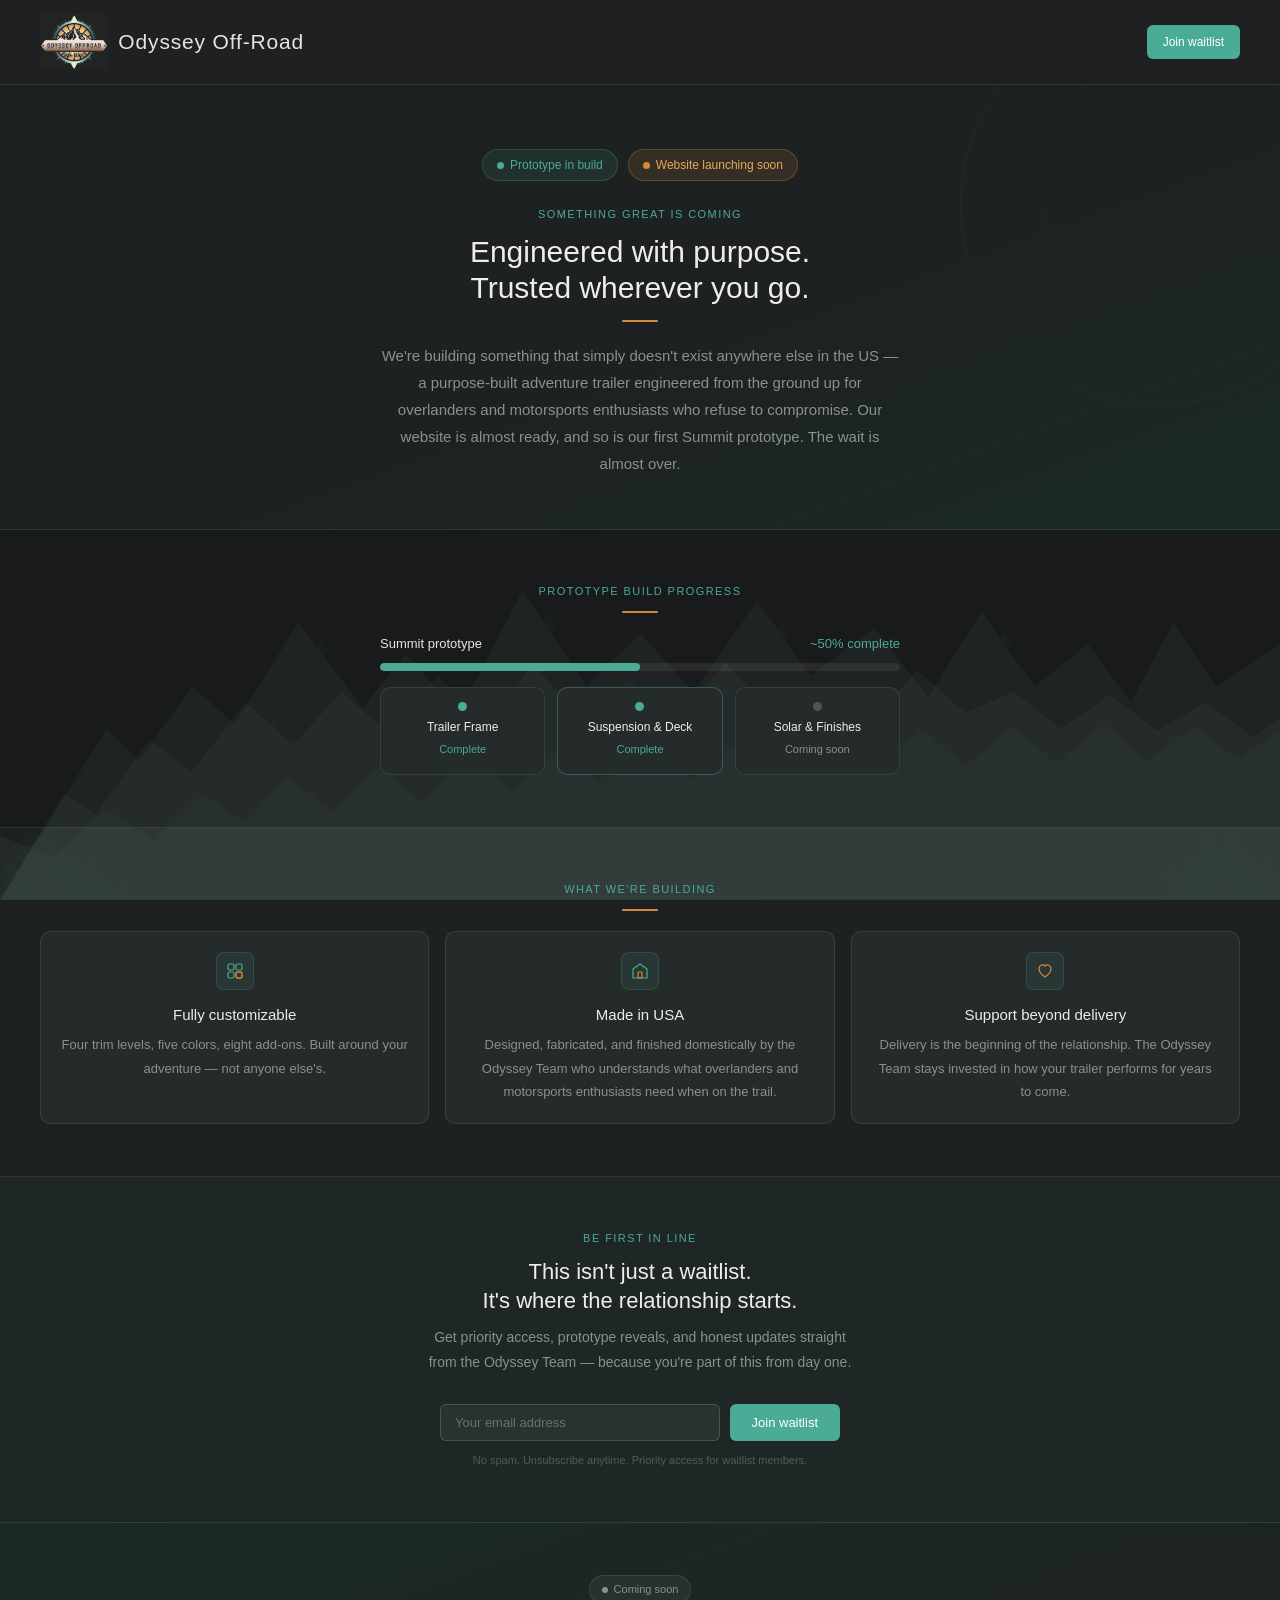
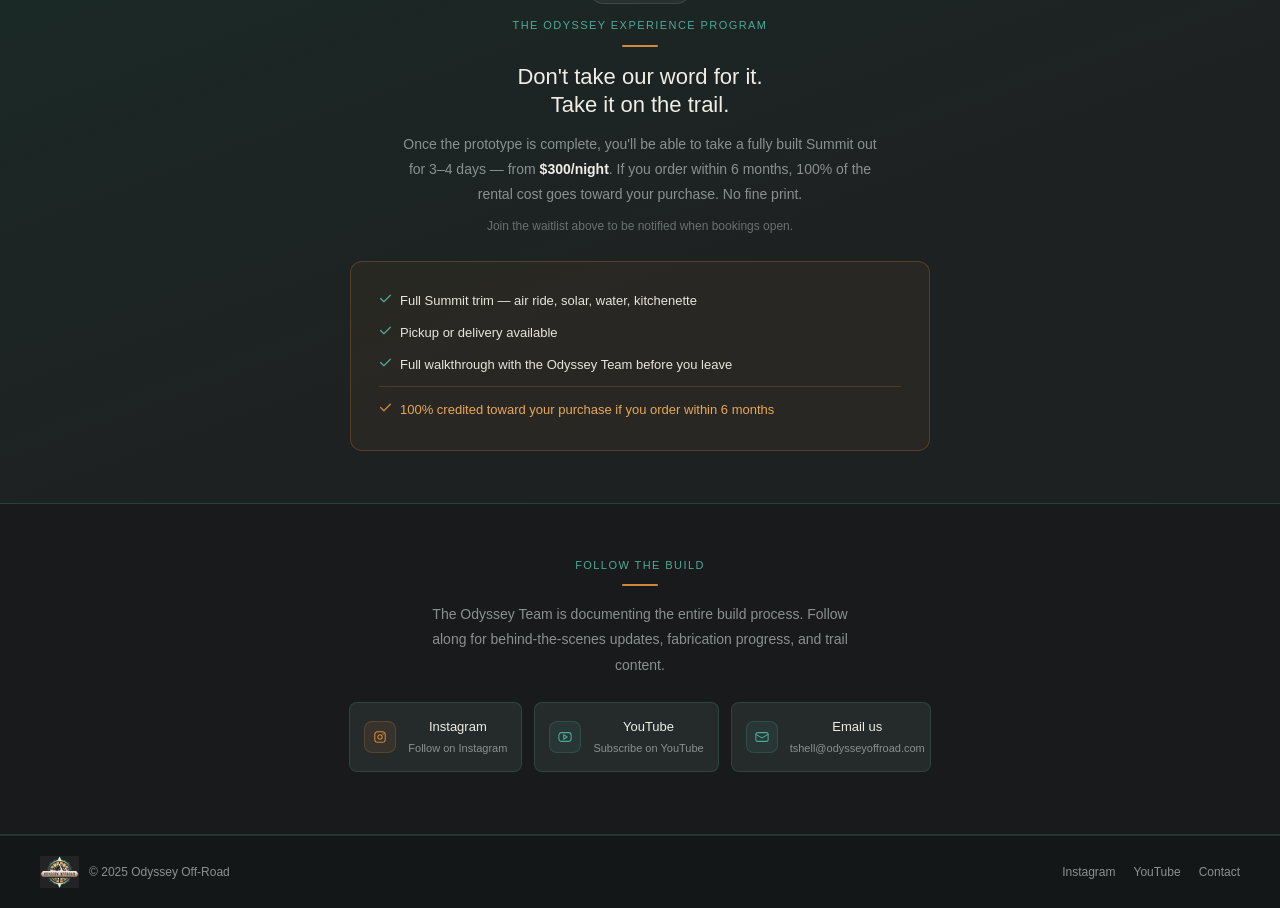
<file: coming-soon (3).html>
<!DOCTYPE html>
<html lang="en">
<head>
  <meta charset="UTF-8" />
  <meta name="viewport" content="width=device-width, initial-scale=1.0" />
  <title>Odyssey Off-Road — Coming Soon</title>
  <meta name="description" content="Odyssey Off-Road is launching soon. Purpose-built adventure trailers for families, overlanders, and motorsports enthusiasts. Join the waitlist for early access." />
  <meta property="og:title" content="Odyssey Off-Road — Coming Soon" />
  <meta property="og:description" content="Purpose-built adventure trailers for families, overlanders, and motorsports enthusiasts. Join the waitlist for early access." />
  <meta property="og:image" content="https://www.odysseyoffroad.com/images/logo/FullLogo.jpg" />
  <link rel="icon" href="/images/logo/favicon.png" type="image/png" />
  <link rel="stylesheet" href="/css/styles.css" />
  <style>
    .mountain-bg {
      position: fixed;
      bottom: 0; left: 0; right: 0;
      width: 100%;
      pointer-events: none;
      z-index: 0;
    }
    .site-nav, .site-footer, .hero, .section {
      position: relative;
      z-index: 1;
    }
  </style>
</head>
<body>

<!-- MOUNTAIN BACKGROUND -->
<svg class="mountain-bg" viewBox="0 0 1200 340" xmlns="http://www.w3.org/2000/svg" preserveAspectRatio="xMidYMax slice">

  <!-- Far back mountains -->
  <g opacity="0.07" fill="#a8c4bc">
    <path d="M0,340 L100,180 L130,210 L180,140 L220,175 L280,80 L340,160 L380,110 L430,165 L490,50 L550,140 L600,90 L650,145 L710,60 L760,130 L820,85 L870,150 L920,70 L970,140 L1020,100 L1060,155 L1100,80 L1140,140 L1200,100 L1200,340 Z"/>
    <path d="M280,80 L295,105 L300,95 L310,110 L265,110 Z" opacity="0.6"/>
    <path d="M490,50 L508,82 L514,70 L522,86 L473,86 Z" opacity="0.6"/>
    <path d="M710,60 L726,90 L732,78 L740,94 L694,94 Z" opacity="0.6"/>
    <path d="M920,70 L936,100 L942,88 L950,104 L904,104 Z" opacity="0.6"/>
  </g>

  <!-- Mid mountains -->
  <g opacity="0.09" fill="#7a9e95">
    <path d="M0,340 L60,240 L90,260 L140,190 L180,220 L230,155 L275,195 L320,145 L365,185 L410,130 L455,175 L500,120 L545,168 L590,135 L635,170 L680,118 L725,162 L770,140 L815,175 L860,125 L905,165 L950,145 L995,180 L1040,148 L1085,182 L1130,155 L1175,188 L1200,170 L1200,340 Z"/>
    <path d="M230,155 L248,185 L255,172 L262,188 L213,188 Z" opacity="0.5"/>
    <path d="M410,130 L430,162 L437,148 L445,165 L390,165 Z" opacity="0.5"/>
    <path d="M590,135 L608,165 L614,152 L622,168 L572,168 Z" opacity="0.5"/>
    <path d="M770,140 L788,170 L794,157 L802,173 L752,173 Z" opacity="0.5"/>
    <path d="M950,145 L968,175 L974,162 L982,178 L932,178 Z" opacity="0.5"/>
    <line x1="230" y1="155" x2="260" y2="200" stroke="#7a9e95" stroke-width="0.8" opacity="0.4"/>
    <line x1="410" y1="130" x2="445" y2="178" stroke="#7a9e95" stroke-width="0.8" opacity="0.4"/>
    <line x1="590" y1="135" x2="625" y2="182" stroke="#7a9e95" stroke-width="0.8" opacity="0.4"/>
  </g>

  <!-- Front mountains -->
  <g opacity="0.12" fill="#4a6b62">
    <path d="M0,340 L0,280 L50,300 L100,255 L145,285 L190,240 L230,268 L270,225 L310,258 L355,215 L395,248 L440,205 L480,238 L525,198 L565,232 L610,192 L650,228 L695,188 L735,222 L780,185 L820,218 L865,180 L905,215 L950,178 L990,212 L1035,175 L1075,210 L1120,178 L1160,208 L1200,182 L1200,340 Z"/>
    <line x1="100" y1="255" x2="130" y2="290" stroke="#4a6b62" stroke-width="1" opacity="0.5"/>
    <line x1="270" y1="225" x2="305" y2="265" stroke="#4a6b62" stroke-width="1" opacity="0.5"/>
    <line x1="440" y1="205" x2="478" y2="248" stroke="#4a6b62" stroke-width="1" opacity="0.5"/>
    <line x1="610" y1="192" x2="648" y2="235" stroke="#4a6b62" stroke-width="1" opacity="0.5"/>
    <line x1="780" y1="185" x2="818" y2="228" stroke="#4a6b62" stroke-width="1" opacity="0.5"/>
    <line x1="950" y1="178" x2="988" y2="221" stroke="#4a6b62" stroke-width="1" opacity="0.5"/>
    <path d="M100,255 L114,275 L120,265 L126,278 L88,278 Z" opacity="0.4"/>
    <path d="M270,225 L286,248 L292,237 L300,252 L254,252 Z" opacity="0.4"/>
    <path d="M440,205 L457,228 L464,217 L472,232 L423,232 Z" opacity="0.4"/>
    <path d="M610,192 L627,215 L634,204 L642,219 L593,219 Z" opacity="0.4"/>
    <path d="M780,185 L797,208 L804,197 L812,212 L763,212 Z" opacity="0.4"/>
  </g>

  <!-- Pine trees left -->
  <g opacity="0.1" fill="#2a4a40">
    <path d="M0,340 L10,310 L20,340 Z"/>
    <path d="M0,322 L10,295 L20,322 Z"/>
    <path d="M14,340 L26,306 L38,340 Z"/>
    <path d="M14,320 L26,288 L38,320 Z"/>
    <path d="M14,302 L26,272 L38,302 Z"/>
    <path d="M32,340 L46,302 L60,340 Z"/>
    <path d="M32,320 L46,284 L60,320 Z"/>
    <path d="M32,303 L46,268 L60,303 Z"/>
    <path d="M54,340 L67,308 L80,340 Z"/>
    <path d="M54,322 L67,292 L80,322 Z"/>
    <path d="M72,340 L84,312 L96,340 Z"/>
    <path d="M72,324 L84,296 L96,324 Z"/>
    <path d="M88,340 L99,315 L110,340 Z"/>
    <path d="M104,340 L114,318 L124,340 Z"/>
  </g>

  <!-- Pine trees right -->
  <g opacity="0.1" fill="#2a4a40">
    <path d="M1090,340 L1100,318 L1110,340 Z"/>
    <path d="M1090,324 L1100,302 L1110,324 Z"/>
    <path d="M1104,340 L1116,312 L1128,340 Z"/>
    <path d="M1104,322 L1116,296 L1128,322 Z"/>
    <path d="M1120,340 L1134,302 L1148,340 Z"/>
    <path d="M1120,320 L1134,284 L1148,320 Z"/>
    <path d="M1120,303 L1134,268 L1148,303 Z"/>
    <path d="M1142,340 L1156,306 L1170,340 Z"/>
    <path d="M1142,322 L1156,288 L1170,322 Z"/>
    <path d="M1142,305 L1156,272 L1170,305 Z"/>
    <path d="M1162,340 L1174,308 L1186,340 Z"/>
    <path d="M1162,323 L1174,294 L1186,323 Z"/>
    <path d="M1178,340 L1189,315 L1200,340 Z"/>
    <path d="M1178,325 L1189,300 L1200,325 Z"/>
  </g>

  <!-- Ground -->
  <rect x="0" y="336" width="1200" height="4" fill="#2a4a40" opacity="0.12"/>

</svg>

<!-- NAV -->
<nav class="site-nav">
  <a href="/" class="nav-logo">
    <img src="/images/logo/FullLogo.jpg" alt="Odyssey Off-Road logo" />
    <span>Odyssey Off-Road</span>
  </a>
  <div class="nav-links">
    <a href="#waitlist" class="btn-primary" style="padding:7px 16px;font-size:12px;">Join waitlist</a>
  </div>
</nav>

<!-- HERO -->
<section class="hero hero-center">
  <div style="display:flex;gap:10px;justify-content:center;flex-wrap:wrap;margin-bottom:24px;">
    <div style="display:flex;align-items:center;gap:6px;font-size:12px;padding:5px 14px;border-radius:20px;font-weight:500;background:rgba(74,171,150,0.1);color:var(--oo-teal);border:1px solid rgba(74,171,150,0.25);">
      <div style="width:7px;height:7px;border-radius:50%;background:var(--oo-teal);animation:pulse 2s infinite;"></div>
      Prototype in build
    </div>
    <div style="display:flex;align-items:center;gap:6px;font-size:12px;padding:5px 14px;border-radius:20px;font-weight:500;background:rgba(212,137,58,0.12);color:var(--oo-amber-light);border:1px solid rgba(212,137,58,0.3);">
      <div style="width:7px;height:7px;border-radius:50%;background:var(--oo-amber);animation:pulse 2s infinite;"></div>
      Website launching soon
    </div>
  </div>
  <span class="label">Something great is coming</span>
  <h1 style="margin-bottom:14px;">Engineered with purpose.<br>Trusted wherever you go.</h1>
  <div style="width:36px;height:2px;background:var(--oo-amber);border-radius:2px;margin:0 auto 20px;"></div>
  <p style="max-width:520px;margin:0 auto;font-size:15px;line-height:1.8;">We're building something that simply doesn't exist anywhere else in the US — a purpose-built adventure trailer engineered from the ground up for overlanders and motorsports enthusiasts who refuse to compromise. Our website is almost ready, and so is our first Summit prototype. The wait is almost over.</p>
</section>

<style>@keyframes pulse{0%,100%{opacity:1}50%{opacity:0.3}}</style>

<!-- BUILD PROGRESS -->
<section class="section section-dark" style="text-align:center;">
  <span class="label">Prototype build progress</span>
  <div class="divider" style="margin:0 auto 20px;"></div>
  <div style="max-width:520px;margin:0 auto;">
    <div style="display:flex;justify-content:space-between;margin-bottom:8px;">
      <span style="font-size:13px;">Summit prototype</span>
      <span style="font-size:13px;font-weight:500;color:var(--oo-teal);">~50% complete</span>
    </div>
    <div style="height:8px;background:rgba(255,255,255,0.07);border-radius:4px;overflow:hidden;margin-bottom:16px;">
      <div style="width:50%;height:100%;background:var(--oo-teal);border-radius:4px;"></div>
    </div>
    <div class="grid-3" style="gap:12px;">
      <div class="card" style="padding:14px;">
        <div class="flex-center gap-8" style="justify-content:center;margin-bottom:6px;"><div class="dot-done"></div></div>
        <h3 style="font-size:12px;margin-bottom:3px;">Trailer Frame</h3>
        <p style="font-size:11px;color:var(--oo-teal);">Complete</p>
      </div>
      <div class="card" style="padding:14px;border-color:rgba(74,171,150,0.4);">
        <div class="flex-center gap-8" style="justify-content:center;margin-bottom:6px;"><div class="dot-done"></div></div>
        <h3 style="font-size:12px;margin-bottom:3px;">Suspension &amp; Deck</h3>
        <p style="font-size:11px;color:var(--oo-teal);">Complete</p>
      </div>
      <div class="card" style="padding:14px;">
        <div class="flex-center gap-8" style="justify-content:center;margin-bottom:6px;"><div class="dot-soon"></div></div>
        <h3 style="font-size:12px;margin-bottom:3px;">Solar &amp; Finishes</h3>
        <p style="font-size:11px;">Coming soon</p>
      </div>
    </div>
  </div>
</section>

<!-- WHAT WE'RE BUILDING -->
<section class="section">
  <span class="label" style="text-align:center;display:block;">What we're building</span>
  <div class="divider" style="margin:0 auto 20px;"></div>
  <div class="grid-3">
    <div class="card" style="text-align:center;">
      <div class="icon-box" style="margin:0 auto 12px;">
        <svg width="18" height="18" viewBox="0 0 18 18" fill="none"><rect x="2" y="2" width="6" height="6" rx="1.5" stroke="var(--oo-teal)" stroke-width="1.2" fill="none"/><rect x="10" y="2" width="6" height="6" rx="1.5" stroke="var(--oo-teal)" stroke-width="1.2" fill="none"/><rect x="2" y="10" width="6" height="6" rx="1.5" stroke="var(--oo-teal)" stroke-width="1.2" fill="none"/><rect x="10" y="10" width="6" height="6" rx="1.5" stroke="var(--oo-amber)" stroke-width="1.5" fill="none"/></svg>
      </div>
      <h3 style="margin-bottom:6px;">Fully customizable</h3>
      <p style="font-size:13px;">Four trim levels, five colors, eight add-ons. Built around your adventure — not anyone else's.</p>
    </div>
    <div class="card" style="text-align:center;">
      <div class="icon-box" style="margin:0 auto 12px;">
        <svg width="18" height="18" viewBox="0 0 18 18" fill="none"><path d="M9 2L16 7L16 16L2 16L2 7Z" stroke="var(--oo-teal)" stroke-width="1.2" fill="none" stroke-linejoin="round"/><rect x="7" y="10" width="4" height="6" rx="0.5" stroke="var(--oo-amber)" stroke-width="1.2" fill="none"/></svg>
      </div>
      <h3 style="margin-bottom:6px;">Made in USA</h3>
      <p style="font-size:13px;">Designed, fabricated, and finished domestically by the Odyssey Team who understands what overlanders and motorsports enthusiasts need when on the trail.</p>
    </div>
    <div class="card" style="text-align:center;">
      <div class="icon-box" style="margin:0 auto 12px;">
        <svg width="18" height="18" viewBox="0 0 18 18" fill="none"><path d="M9 15C9 15 3 11 3 6.5A3.5 3.5 0 0 1 9 4A3.5 3.5 0 0 1 15 6.5C15 11 9 15 9 15Z" stroke="var(--oo-amber)" stroke-width="1.2" fill="none"/></svg>
      </div>
      <h3 style="margin-bottom:6px;">Support beyond delivery</h3>
      <p style="font-size:13px;">Delivery is the beginning of the relationship. The Odyssey Team stays invested in how your trailer performs for years to come.</p>
    </div>
  </div>
</section>

<!-- WAITLIST -->
<section class="section section-teal text-center" id="waitlist">
  <span class="label">Be first in line</span>
  <h2 style="max-width:420px;margin:0 auto 10px;">This isn't just a waitlist.<br>It's where the relationship starts.</h2>
  <p style="max-width:440px;margin:0 auto 28px;">Get priority access, prototype reveals, and honest updates straight from the Odyssey Team — because you're part of this from day one.</p>
  <div style="max-width:400px;margin:0 auto;">
    <form name="waitlist" method="POST" data-netlify="true" netlify-honeypot="bot-field">
      <input type="hidden" name="form-name" value="waitlist" />
      <input type="hidden" name="bot-field" style="display:none;" />
      <div style="display:flex;gap:10px;flex-wrap:wrap;">
        <input type="email" name="email" placeholder="Your email address" required style="flex:1;min-width:200px;margin-bottom:0;" />
        <button type="submit" class="btn-primary" style="white-space:nowrap;">Join waitlist</button>
      </div>
      <div class="form-success" style="margin-top:14px;"><p>✓ You're on the list — the Odyssey Team will be in touch.</p></div>
    </form>
    <p style="font-size:11px;color:var(--oo-muted2);margin-top:10px;opacity:0.7;">No spam. Unsubscribe anytime. Priority access for waitlist members.</p>
  </div>
</section>

<!-- EXPERIENCE PROGRAM -->
<section class="section section-amber" style="text-align:center;">
  <div style="display:inline-flex;align-items:center;gap:6px;font-size:11px;padding:4px 12px;border-radius:20px;background:rgba(255,255,255,0.05);color:var(--oo-muted);border:1px solid rgba(255,255,255,0.1);margin-bottom:12px;">
    <div style="width:6px;height:6px;border-radius:50%;background:var(--oo-muted);"></div>
    Coming soon
  </div>
  <span class="label">The Odyssey Experience Program</span>
  <div class="divider" style="margin:0 auto 16px;"></div>
  <h2 style="margin-bottom:12px;">Don't take our word for it.<br>Take it on the trail.</h2>
  <p style="max-width:480px;margin:0 auto 8px;">Once the prototype is complete, you'll be able to take a fully built Summit out for 3–4 days — from <strong style="color:var(--oo-cream);">$300/night</strong>. If you order within 6 months, 100% of the rental cost goes toward your purchase. No fine print.</p>
  <p style="font-size:12px;color:var(--oo-muted2);">Join the waitlist above to be notified when bookings open.</p>
  <div style="background:rgba(212,137,58,0.06);border:1px solid rgba(212,137,58,0.25);border-radius:12px;padding:28px;max-width:580px;margin:24px auto 0;">
    <div style="display:flex;flex-direction:column;gap:10px;text-align:left;">
      <div class="flex gap-8"><svg width="13" height="13" viewBox="0 0 16 16" fill="none" style="flex-shrink:0;margin-top:2px;"><path d="M2 8L6 12L14 4" stroke="#4aab96" stroke-width="1.5" stroke-linecap="round" stroke-linejoin="round"/></svg><span style="font-size:13px;">Full Summit trim — air ride, solar, water, kitchenette</span></div>
      <div class="flex gap-8"><svg width="13" height="13" viewBox="0 0 16 16" fill="none" style="flex-shrink:0;margin-top:2px;"><path d="M2 8L6 12L14 4" stroke="#4aab96" stroke-width="1.5" stroke-linecap="round" stroke-linejoin="round"/></svg><span style="font-size:13px;">Pickup or delivery available</span></div>
      <div class="flex gap-8"><svg width="13" height="13" viewBox="0 0 16 16" fill="none" style="flex-shrink:0;margin-top:2px;"><path d="M2 8L6 12L14 4" stroke="#4aab96" stroke-width="1.5" stroke-linecap="round" stroke-linejoin="round"/></svg><span style="font-size:13px;">Full walkthrough with the Odyssey Team before you leave</span></div>
      <div class="flex gap-8" style="border-top:1px solid rgba(212,137,58,0.2);padding-top:12px;"><svg width="13" height="13" viewBox="0 0 16 16" fill="none" style="flex-shrink:0;margin-top:2px;"><path d="M2 8L6 12L14 4" stroke="#d4893a" stroke-width="1.5" stroke-linecap="round" stroke-linejoin="round"/></svg><span style="font-size:13px;color:var(--oo-amber-light);font-weight:500;">100% credited toward your purchase if you order within 6 months</span></div>
    </div>
  </div>
</section>

<!-- SOCIAL -->
<section class="section section-dark" style="text-align:center;">
  <span class="label">Follow the build</span>
  <div class="divider" style="margin:0 auto 16px;"></div>
  <p style="max-width:440px;margin:0 auto 24px;">The Odyssey Team is documenting the entire build process. Follow along for behind-the-scenes updates, fabrication progress, and trail content.</p>
  <div style="display:flex;gap:12px;justify-content:center;flex-wrap:wrap;">
    <a href="https://instagram.com/odysseyoffroad" target="_blank" rel="noopener" class="social-link" style="text-decoration:none;max-width:200px;">
      <div class="icon-box icon-box-amber" style="margin-bottom:0;width:32px;height:32px;flex-shrink:0;"><svg width="14" height="14" viewBox="0 0 16 16" fill="none"><rect x="2" y="2" width="12" height="12" rx="3.5" stroke="var(--oo-amber)" stroke-width="1.2" fill="none"/><circle cx="8" cy="8" r="2.5" stroke="var(--oo-amber)" stroke-width="1.2" fill="none"/><circle cx="11.5" cy="4.5" r="0.8" fill="var(--oo-amber)"/></svg></div>
      <div><p style="font-size:13px;font-weight:500;color:var(--oo-cream);margin-bottom:1px;">Instagram</p><p style="font-size:11px;">Follow on Instagram</p></div>
    </a>
    <a href="https://youtube.com/@odysseyoffroad" target="_blank" rel="noopener" class="social-link" style="text-decoration:none;max-width:200px;">
      <div class="icon-box" style="margin-bottom:0;width:32px;height:32px;flex-shrink:0;"><svg width="14" height="14" viewBox="0 0 16 16" fill="none"><rect x="1" y="3" width="14" height="10" rx="3" stroke="var(--oo-teal)" stroke-width="1.2" fill="none"/><path d="M6.5 5.5L10.5 8L6.5 10.5Z" stroke="var(--oo-teal)" stroke-width="1.2" stroke-linejoin="round" fill="none"/></svg></div>
      <div><p style="font-size:13px;font-weight:500;color:var(--oo-cream);margin-bottom:1px;">YouTube</p><p style="font-size:11px;">Subscribe on YouTube</p></div>
    </a>
    <a href="mailto:tshell@odysseyoffroad.com" class="social-link" style="text-decoration:none;max-width:200px;">
      <div class="icon-box" style="margin-bottom:0;width:32px;height:32px;flex-shrink:0;"><svg width="14" height="14" viewBox="0 0 16 16" fill="none"><rect x="1" y="3" width="14" height="10" rx="2" stroke="var(--oo-teal)" stroke-width="1.2" fill="none"/><path d="M1 5L8 9L15 5" stroke="var(--oo-teal)" stroke-width="1.2" stroke-linecap="round"/></svg></div>
      <div><p style="font-size:13px;font-weight:500;color:var(--oo-cream);margin-bottom:1px;">Email us</p><p style="font-size:11px;">tshell@odysseyoffroad.com</p></div>
    </a>
  </div>
</section>

<!-- FOOTER -->
<footer class="site-footer">
  <div class="footer-left">
    <img src="/images/logo/FullLogo.jpg" alt="Odyssey Off-Road" />
    <span>© 2025 Odyssey Off-Road</span>
  </div>
  <div class="footer-links">
    <a href="https://instagram.com/odysseyoffroad" target="_blank" rel="noopener">Instagram</a>
    <a href="https://youtube.com/@odysseyoffroad" target="_blank" rel="noopener">YouTube</a>
    <a href="mailto:tshell@odysseyoffroad.com">Contact</a>
  </div>
</footer>

<script src="/js/main.js"></script>
</body>
</html>
</file>
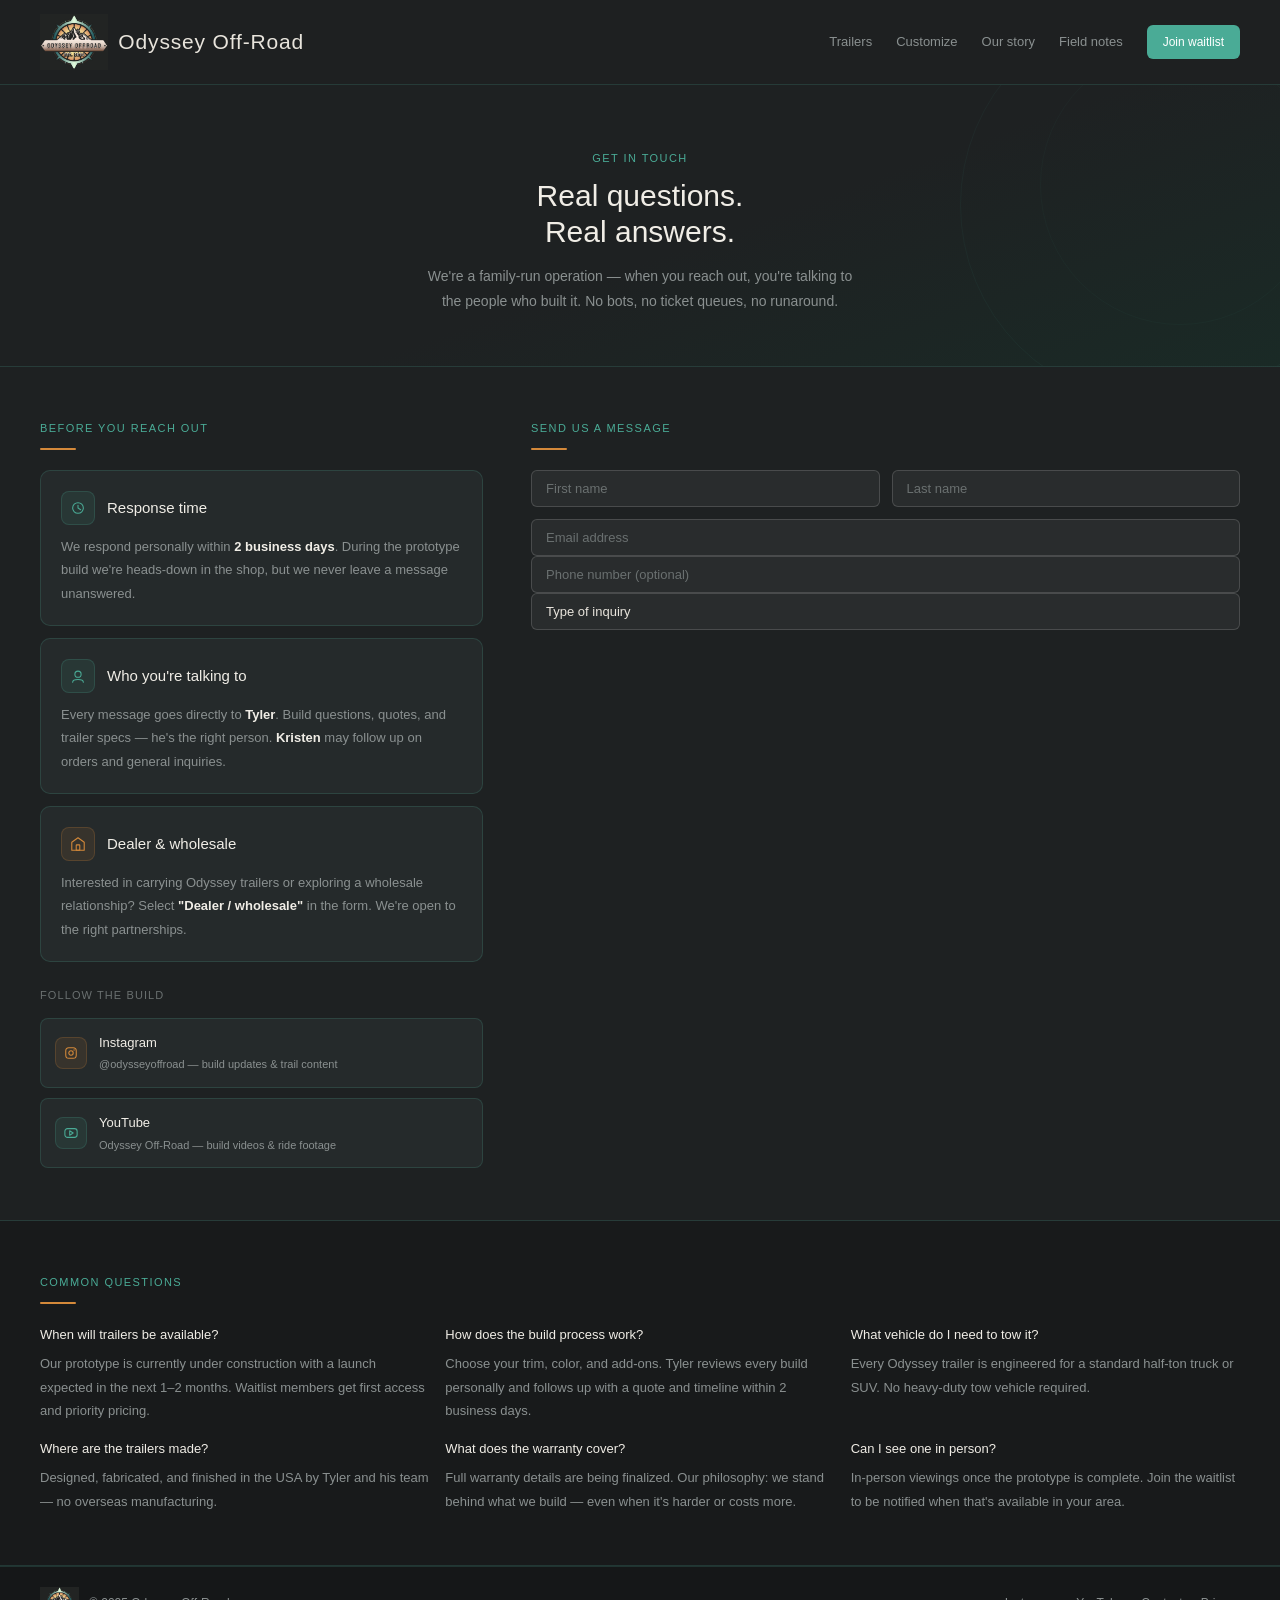
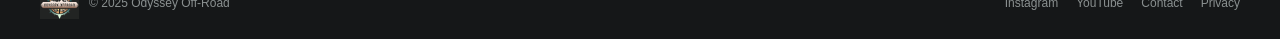
<file: contact.html>
<!DOCTYPE html>
<html lang="en">
<head>
  <meta charset="UTF-8" />
  <meta name="viewport" content="width=device-width, initial-scale=1.0" />
  <title>Contact Odyssey Off-Road | Get a Quote or Join the Waitlist</title>
  <meta name="description" content="Reach out to Tyler and Kristen at Odyssey Off-Road for trailer quotes, waitlist signup, dealer inquiries, and warranty support. We respond in 2 business days." />
  <meta property="og:title" content="Contact Odyssey Off-Road" />
  <meta property="og:description" content="Reach Tyler and Kristen directly. Personal responses within 2 business days." />
  <meta property="og:url" content="https://www.odysseyoffroad.com/contact" />
  <meta property="og:image" content="https://www.odysseyoffroad.com/images/og-image.jpg" />
  <link rel="icon" href="/images/logo/favicon.png" type="image/png" />
  <link rel="stylesheet" href="/css/styles.css" />
</head>
<body>

<!-- NAV — Contact is NOT listed here, accessible via footer only -->
<nav class="site-nav">
  <a href="/" class="nav-logo">
    <img src="/images/logo/FullLogo.jpg" alt="Odyssey Off-Road logo" />
    <span>Odyssey Off-Road</span>
  </a>
  <div class="nav-links">
    <a href="/trailers">Trailers</a>
    <a href="/trailers#customize">Customize</a>
    <a href="/our-story">Our story</a>
    <a href="/field-notes">Field notes</a>
    <a href="/#waitlist" class="btn-primary" style="padding:7px 16px;font-size:12px;">Join waitlist</a>
  </div>
  <div class="nav-hamburger"><span></span><span></span><span></span></div>
</nav>
<nav class="nav-mobile">
  <a href="/trailers">Trailers</a>
  <a href="/trailers#customize">Customize</a>
  <a href="/our-story">Our story</a>
  <a href="/field-notes">Field notes</a>
  <a href="/#waitlist" class="btn-primary">Join waitlist</a>
</nav>

<!-- HERO -->
<section class="hero hero-center">
  <span class="label">Get in touch</span>
  <h1 style="margin-bottom:14px;">Real questions.<br>Real answers.</h1>
  <p style="max-width:440px;margin:0 auto;">We're a family-run operation — when you reach out, you're talking to the people who built it. No bots, no ticket queues, no runaround.</p>
</section>

<!-- MAIN CONTENT -->
<section class="section">
  <div style="display:grid;grid-template-columns:1fr 1.6fr;gap:48px;align-items:start;">

    <!-- LEFT: INFO CARDS -->
    <div>
      <span class="label">Before you reach out</span>
      <div class="divider"></div>

      <div class="card" style="margin-bottom:12px;">
        <div class="flex-center gap-12" style="margin-bottom:10px;">
          <div class="icon-box" style="margin-bottom:0;width:34px;height:34px;flex-shrink:0;"><svg width="16" height="16" viewBox="0 0 18 18" fill="none"><circle cx="9" cy="9" r="6" stroke="var(--oo-teal)" stroke-width="1.2" fill="none"/><path d="M9 6L9 9L12 11" stroke="var(--oo-teal)" stroke-width="1.2" stroke-linecap="round"/></svg></div>
          <h3>Response time</h3>
        </div>
        <p style="font-size:13px;">We respond personally within <strong style="color:var(--oo-cream);">2 business days</strong>. During the prototype build we're heads-down in the shop, but we never leave a message unanswered.</p>
      </div>

      <div class="card" style="margin-bottom:12px;">
        <div class="flex-center gap-12" style="margin-bottom:10px;">
          <div class="icon-box" style="margin-bottom:0;width:34px;height:34px;flex-shrink:0;"><svg width="16" height="16" viewBox="0 0 18 18" fill="none"><circle cx="9" cy="7" r="3.5" stroke="var(--oo-teal)" stroke-width="1.2" fill="none"/><path d="M3 16C3 12 15 12 15 16" stroke="var(--oo-teal)" stroke-width="1.2" fill="none" stroke-linecap="round"/></svg></div>
          <h3>Who you're talking to</h3>
        </div>
        <p style="font-size:13px;">Every message goes directly to <strong style="color:var(--oo-cream);">Tyler</strong>. Build questions, quotes, and trailer specs — he's the right person. <strong style="color:var(--oo-cream);">Kristen</strong> may follow up on orders and general inquiries.</p>
      </div>

      <div class="card" style="margin-bottom:24px;">
        <div class="flex-center gap-12" style="margin-bottom:10px;">
          <div class="icon-box icon-box-amber" style="margin-bottom:0;width:34px;height:34px;flex-shrink:0;"><svg width="16" height="16" viewBox="0 0 18 18" fill="none"><path d="M9 2L16 7L16 16L2 16L2 7Z" stroke="var(--oo-amber)" stroke-width="1.2" fill="none" stroke-linejoin="round"/><rect x="7" y="10" width="4" height="6" rx="0.5" stroke="var(--oo-amber)" stroke-width="1.2" fill="none"/></svg></div>
          <h3>Dealer &amp; wholesale</h3>
        </div>
        <p style="font-size:13px;">Interested in carrying Odyssey trailers or exploring a wholesale relationship? Select <strong style="color:var(--oo-cream);">"Dealer / wholesale"</strong> in the form. We're open to the right partnerships.</p>
      </div>

      <!-- SOCIAL -->
      <p style="font-size:11px;color:var(--oo-muted2);text-transform:uppercase;letter-spacing:0.1em;margin-bottom:12px;">Follow the build</p>
      <a href="https://instagram.com/odysseyoffroad" target="_blank" rel="noopener" class="social-link" style="text-decoration:none;">
        <div class="icon-box icon-box-amber" style="margin-bottom:0;width:32px;height:32px;flex-shrink:0;"><svg width="14" height="14" viewBox="0 0 16 16" fill="none"><rect x="2" y="2" width="12" height="12" rx="3.5" stroke="var(--oo-amber)" stroke-width="1.2" fill="none"/><circle cx="8" cy="8" r="2.5" stroke="var(--oo-amber)" stroke-width="1.2" fill="none"/><circle cx="11.5" cy="4.5" r="0.8" fill="var(--oo-amber)"/></svg></div>
        <div><p style="font-size:13px;font-weight:500;color:var(--oo-cream);margin-bottom:1px;">Instagram</p><p style="font-size:11px;">@odysseyoffroad — build updates &amp; trail content</p></div>
      </a>
      <a href="https://youtube.com/@odysseyoffroad" target="_blank" rel="noopener" class="social-link" style="text-decoration:none;margin-bottom:0;">
        <div class="icon-box" style="margin-bottom:0;width:32px;height:32px;flex-shrink:0;"><svg width="14" height="14" viewBox="0 0 16 16" fill="none"><rect x="1" y="3" width="14" height="10" rx="3" stroke="var(--oo-teal)" stroke-width="1.2" fill="none"/><path d="M6.5 5.5L10.5 8L6.5 10.5Z" stroke="var(--oo-teal)" stroke-width="1.2" stroke-linejoin="round" fill="none"/></svg></div>
        <div><p style="font-size:13px;font-weight:500;color:var(--oo-cream);margin-bottom:1px;">YouTube</p><p style="font-size:11px;">Odyssey Off-Road — build videos &amp; ride footage</p></div>
      </a>
    </div>

    <!-- RIGHT: SMART FORM -->
    <div>
      <span class="label">Send us a message</span>
      <div class="divider"></div>
      <form name="contact" method="POST" data-netlify="true" netlify-honeypot="bot-field">
        <input type="hidden" name="form-name" value="contact" />
        <input type="hidden" name="bot-field" style="display:none;" />
        <div class="form-row">
          <input type="text" name="first_name" placeholder="First name" required />
          <input type="text" name="last_name" placeholder="Last name" required />
        </div>
        <input type="email" name="email" placeholder="Email address" required />
        <input type="text" name="phone" placeholder="Phone number (optional)" />
        <select name="inquiry_type" onchange="updateContactContext(this.value)" style="margin-bottom:14px;">
          <option value="" disabled selected>Type of inquiry</option>
          <option value="waitlist">Join the waitlist</option>
          <option value="general">General inquiry</option>
          <option value="dealer">Dealer / wholesale inquiry</option>
          <option value="warranty">Warranty / support</option>
        </select>

        <!-- Waitlist context -->
        <div id="ctx-waitlist" class="context-panel">
          <div class="form-note" style="margin-bottom:12px;"><p>Joining the waitlist</p><span>Waitlist members get priority pricing, prototype reveals, and honest build updates before anyone else.</span></div>
          <select name="trim_interest" style="margin-bottom:12px;">
            <option value="" disabled selected>Trim of interest</option>
            <option>Standard</option><option>Field</option><option>Expedition</option><option>Summit</option><option>Not sure yet</option>
          </select>
          <textarea name="adventure" placeholder="How do you plan to use your Odyssey trailer? Dirt bikes, overlanding, family camping..."></textarea>
        </div>

        <!-- General inquiry context -->
        <div id="ctx-general" class="context-panel">
          <textarea name="message" placeholder="What's on your mind? Ask us anything about the trailer, the build, the brand, or the team."></textarea>
        </div>

        <!-- Dealer context -->
        <div id="ctx-dealer" class="context-panel">
          <div class="form-note form-note-amber" style="margin-bottom:12px;"><p>Dealer &amp; wholesale</p><span>We're selectively building dealer relationships with partners who share our values.</span></div>
          <input type="text" name="business_name" placeholder="Business / dealership name" />
          <input type="text" name="location" placeholder="Location (city, state)" />
          <textarea name="description" placeholder="Tell us about your operation and why you're interested in Odyssey."></textarea>
        </div>

        <!-- Warranty context -->
        <div id="ctx-warranty" class="context-panel">
          <div class="form-note" style="margin-bottom:12px;"><p>Warranty &amp; support</p><span>We stand behind every trailer we build. Describe the issue and Tyler will respond personally.</span></div>
          <input type="text" name="order_number" placeholder="Order / serial number (if known)" />
          <textarea name="issue" placeholder="Describe the issue — what happened, when, and any relevant details."></textarea>
        </div>

        <div id="contact-submit" style="display:none;">
          <button type="submit" class="btn-primary btn-full">Send message</button>
          <div class="form-success mt-12"><p>✓ Message sent — Tyler and Kristen will be in touch within 2 business days.</p></div>
          <p class="form-disclaimer">We respond personally within 2 business days. No bots, no form letters.</p>
        </div>
      </form>
    </div>
  </div>
</section>

<!-- FAQ -->
<section class="section section-dark">
  <span class="label">Common questions</span>
  <div class="divider"></div>
  <div class="grid-3">
    <div>
      <h3 style="margin-bottom:6px;font-size:13px;">When will trailers be available?</h3>
      <p style="font-size:13px;">Our prototype is currently under construction with a launch expected in the next 1–2 months. Waitlist members get first access and priority pricing.</p>
    </div>
    <div>
      <h3 style="margin-bottom:6px;font-size:13px;">How does the build process work?</h3>
      <p style="font-size:13px;">Choose your trim, color, and add-ons. Tyler reviews every build personally and follows up with a quote and timeline within 2 business days.</p>
    </div>
    <div>
      <h3 style="margin-bottom:6px;font-size:13px;">What vehicle do I need to tow it?</h3>
      <p style="font-size:13px;">Every Odyssey trailer is engineered for a standard half-ton truck or SUV. No heavy-duty tow vehicle required.</p>
    </div>
    <div>
      <h3 style="margin-bottom:6px;font-size:13px;">Where are the trailers made?</h3>
      <p style="font-size:13px;">Designed, fabricated, and finished in the USA by Tyler and his team — no overseas manufacturing.</p>
    </div>
    <div>
      <h3 style="margin-bottom:6px;font-size:13px;">What does the warranty cover?</h3>
      <p style="font-size:13px;">Full warranty details are being finalized. Our philosophy: we stand behind what we build — even when it's harder or costs more.</p>
    </div>
    <div>
      <h3 style="margin-bottom:6px;font-size:13px;">Can I see one in person?</h3>
      <p style="font-size:13px;">In-person viewings once the prototype is complete. Join the waitlist to be notified when that's available in your area.</p>
    </div>
  </div>
</section>

<!-- FOOTER -->
<footer class="site-footer">
  <div class="footer-left">
    <img src="/images/logo/FullLogo.jpg" alt="Odyssey Off-Road" />
    <span>© 2025 Odyssey Off-Road</span>
  </div>
  <div class="footer-links">
    <a href="https://instagram.com/odysseyoffroad" target="_blank" rel="noopener">Instagram</a>
    <a href="https://youtube.com/@odysseyoffroad" target="_blank" rel="noopener">YouTube</a>
    <a href="/contact">Contact</a>
    <a href="/privacy">Privacy</a>
  </div>
</footer>

<script src="/js/main.js"></script>
</body>
</html>
</file>
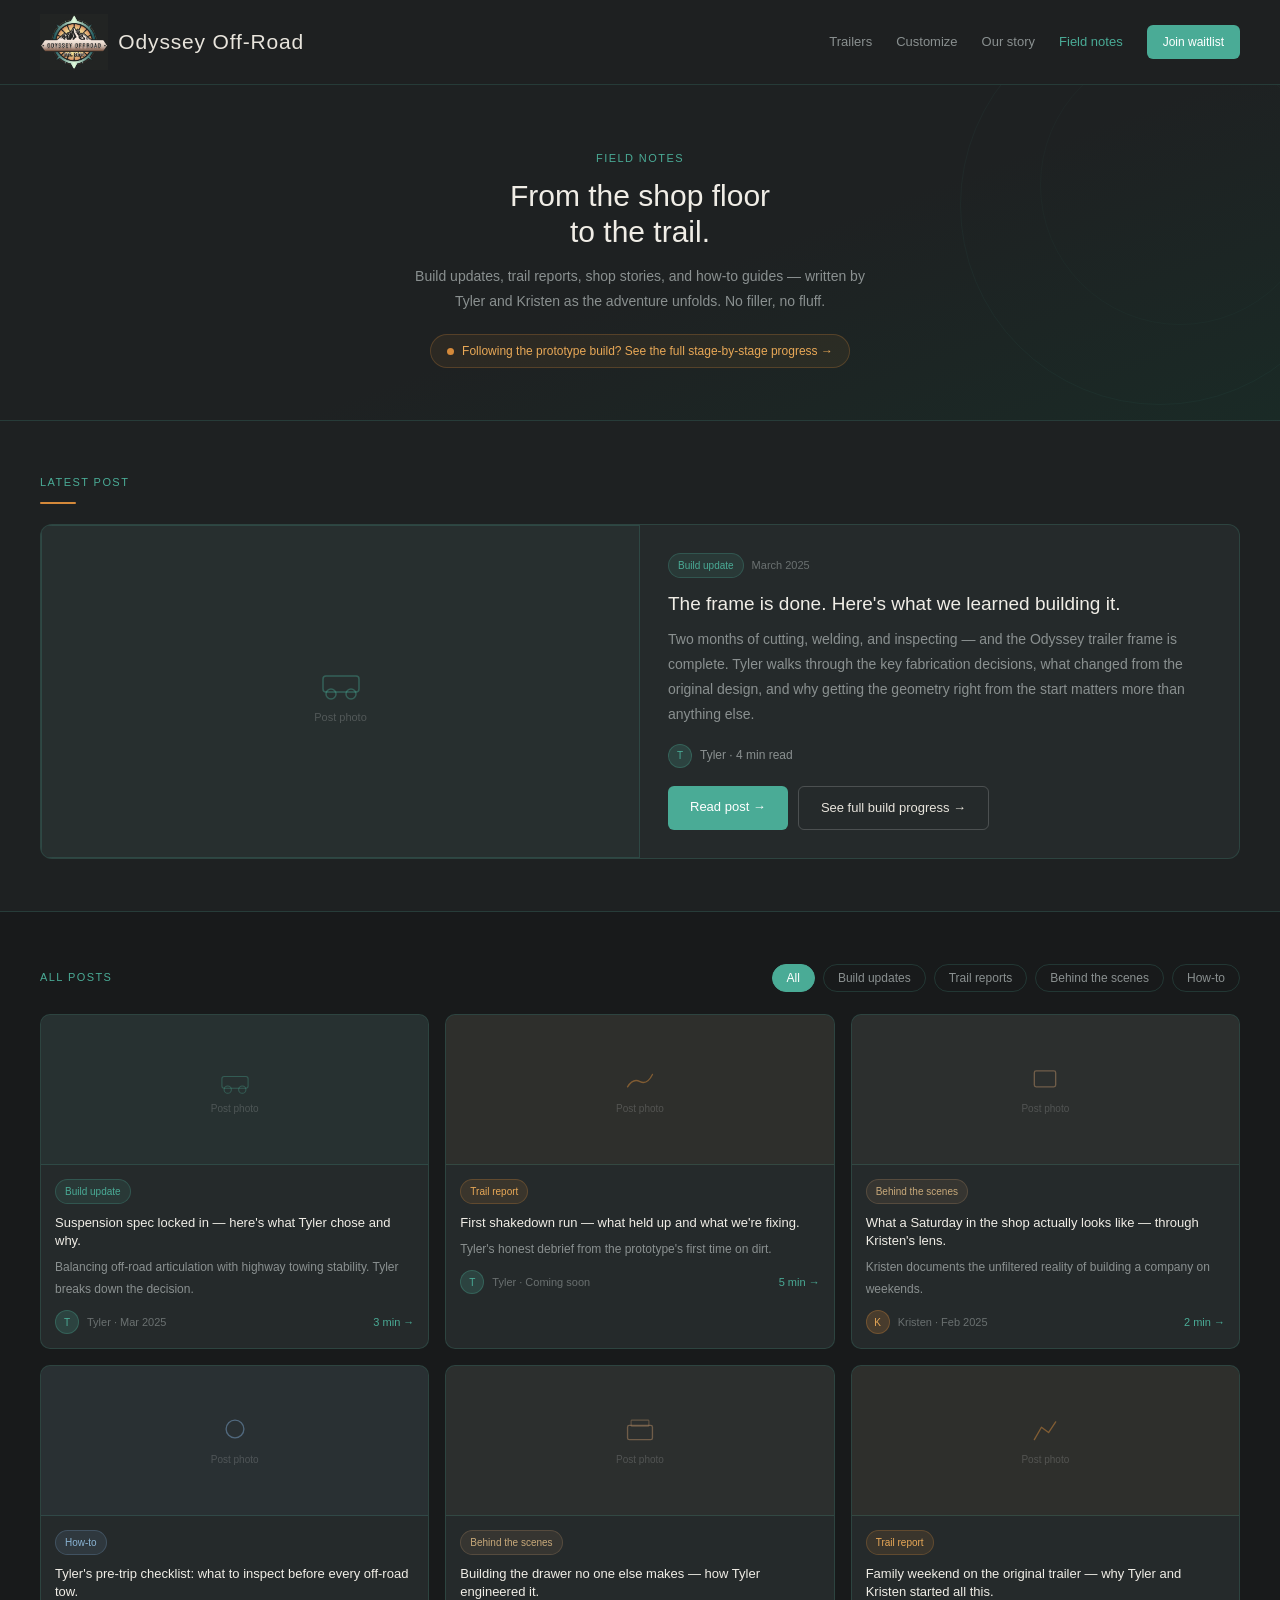
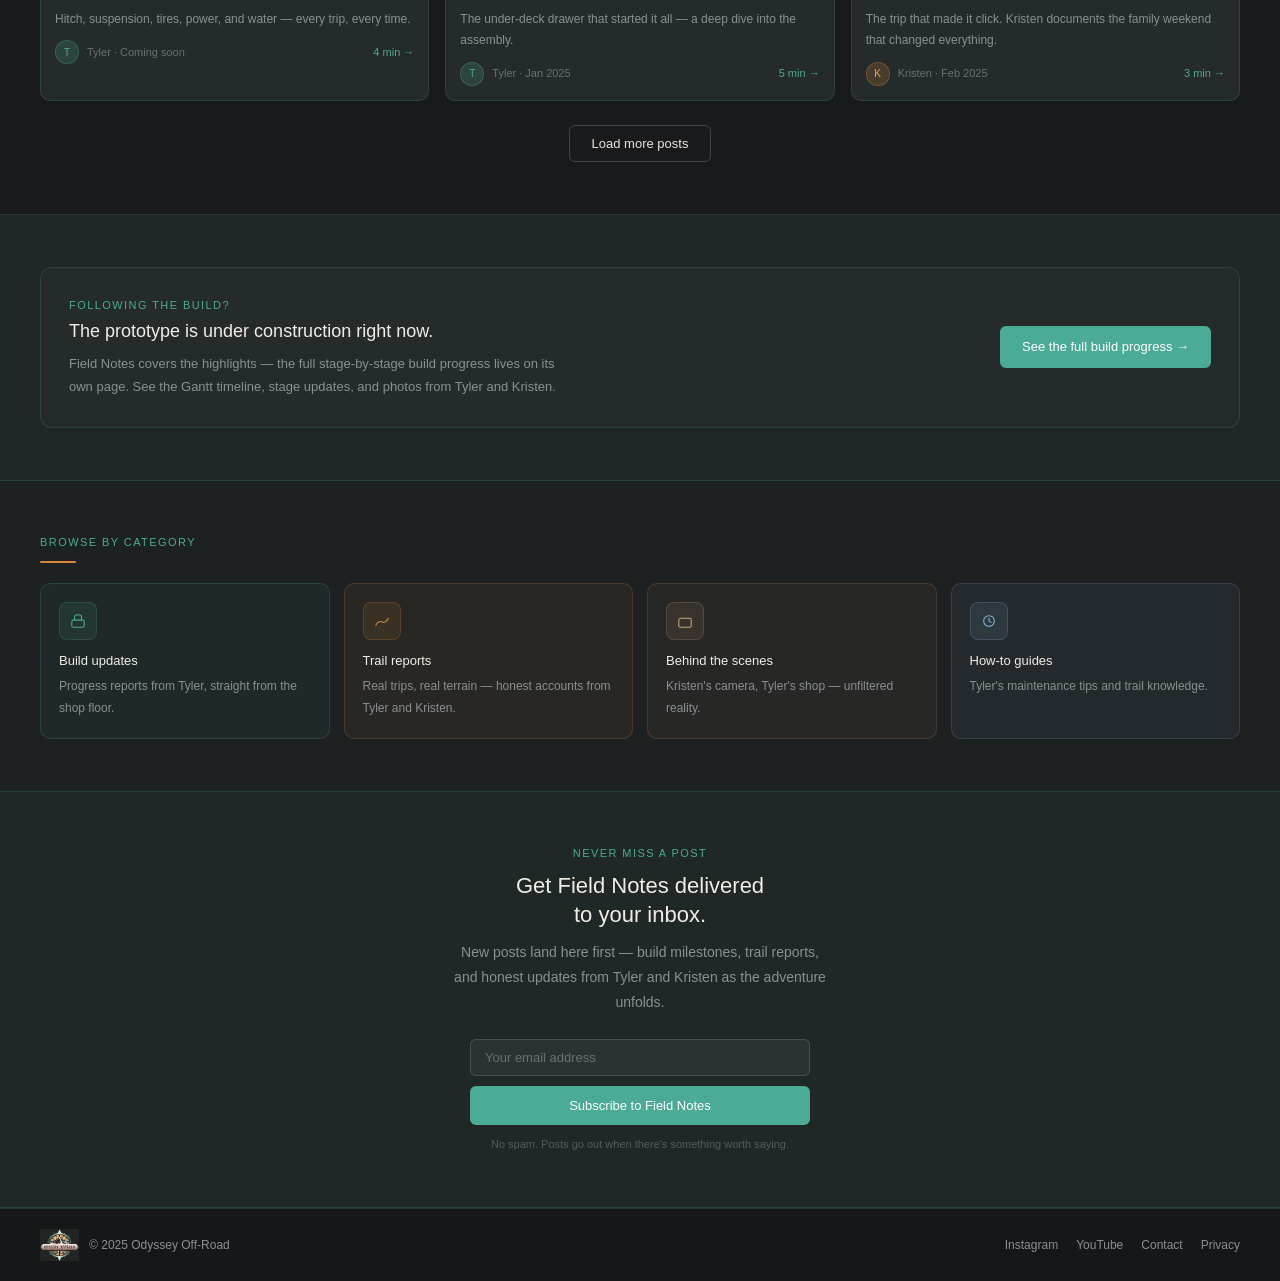
<file: field-notes.html>
<!DOCTYPE html>
<html lang="en">
<head>
  <meta charset="UTF-8" />
  <meta name="viewport" content="width=device-width, initial-scale=1.0" />
  <title>Field Notes | Off-Road Trailer Blog by Odyssey Off-Road</title>
  <meta name="description" content="Build updates, trail reports, how-to guides, and behind-the-scenes stories from Tyler and Kristen as they build the Odyssey Off-Road prototype trailer." />
  <meta property="og:title" content="Field Notes | Off-Road Trailer Blog by Odyssey" />
  <meta property="og:description" content="Build updates, trail reports, how-to guides, and behind-the-scenes stories from Tyler and Kristen." />
  <meta property="og:url" content="https://www.odysseyoffroad.com/field-notes" />
  <meta property="og:image" content="https://www.odysseyoffroad.com/images/og-image.jpg" />
  <link rel="icon" href="/images/logo/favicon.png" type="image/png" />
  <link rel="stylesheet" href="/css/styles.css" />
</head>
<body>

<!-- NAV -->
<nav class="site-nav">
  <a href="/" class="nav-logo">
    <img src="/images/logo/FullLogo.jpg" alt="Odyssey Off-Road logo" />
    <span>Odyssey Off-Road</span>
  </a>
  <div class="nav-links">
    <a href="/trailers">Trailers</a>
    <a href="/trailers#customize">Customize</a>
    <a href="/our-story">Our story</a>
    <a href="/field-notes" class="active">Field notes</a>
    <a href="/#waitlist" class="btn-primary" style="padding:7px 16px;font-size:12px;">Join waitlist</a>
  </div>
  <div class="nav-hamburger"><span></span><span></span><span></span></div>
</nav>
<nav class="nav-mobile">
  <a href="/trailers">Trailers</a>
  <a href="/trailers#customize">Customize</a>
  <a href="/our-story">Our story</a>
  <a href="/field-notes" class="active">Field notes</a>
  <a href="/#waitlist" class="btn-primary">Join waitlist</a>
</nav>

<!-- HERO -->
<section class="hero hero-center">
  <span class="label">Field Notes</span>
  <h1 style="margin-bottom:14px;">From the shop floor<br>to the trail.</h1>
  <p style="max-width:460px;margin:0 auto 20px;">Build updates, trail reports, shop stories, and how-to guides — written by Tyler and Kristen as the adventure unfolds. No filler, no fluff.</p>
  <!-- Build Progress Cross-Link -->
  <a href="/build-progress" style="display:inline-flex;align-items:center;gap:8px;background:rgba(212,137,58,0.08);border:1px solid rgba(212,137,58,0.25);border-radius:20px;padding:6px 16px;cursor:pointer;text-decoration:none;">
    <div style="width:7px;height:7px;border-radius:50%;background:var(--oo-amber);"></div>
    <span style="font-size:12px;color:var(--oo-amber-light);">Following the prototype build? See the full stage-by-stage progress →</span>
  </a>
</section>

<!-- FEATURED POST -->
<section class="section">
  <span class="label">Latest post</span>
  <div class="divider"></div>
  <div style="background:var(--oo-dark2);border:1px solid var(--oo-border);border-radius:12px;overflow:hidden;display:grid;grid-template-columns:1fr 1fr;">
    <div class="photo-placeholder" style="min-height:240px;border-right:1px solid var(--oo-border);border-radius:0;">
      <svg width="44" height="44" viewBox="0 0 44 44" fill="none"><rect x="4" y="20" width="36" height="16" rx="3" stroke="rgba(74,171,150,0.4)" stroke-width="1.5" fill="none"/><circle cx="12" cy="38" r="5" stroke="rgba(74,171,150,0.4)" stroke-width="1.5" fill="none"/><circle cx="32" cy="38" r="5" stroke="rgba(74,171,150,0.4)" stroke-width="1.5" fill="none"/></svg>
      <span>Post photo</span>
    </div>
    <div style="padding:28px;display:flex;flex-direction:column;justify-content:space-between;">
      <div>
        <div class="flex-center gap-8" style="margin-bottom:14px;"><span class="cat-build">Build update</span><span style="font-size:11px;color:var(--oo-muted2);">March 2025</span></div>
        <h2 style="font-size:19px;margin-bottom:10px;line-height:1.3;">The frame is done. Here's what we learned building it.</h2>
        <p style="font-size:14px;margin-bottom:16px;">Two months of cutting, welding, and inspecting — and the Odyssey trailer frame is complete. Tyler walks through the key fabrication decisions, what changed from the original design, and why getting the geometry right from the start matters more than anything else.</p>
        <div class="flex-center gap-8" style="margin-bottom:18px;"><span class="avatar-t">T</span><span style="font-size:12px;color:var(--oo-muted);">Tyler · 4 min read</span></div>
      </div>
      <div style="display:flex;gap:10px;flex-wrap:wrap;">
        <a href="/posts/frame-complete" class="btn-primary">Read post →</a>
        <a href="/build-progress" class="btn-ghost">See full build progress →</a>
      </div>
    </div>
  </div>
</section>

<!-- POST GRID -->
<section class="section section-dark">
  <div style="display:flex;align-items:center;justify-content:space-between;margin-bottom:22px;flex-wrap:wrap;gap:12px;">
    <span class="label" style="margin-bottom:0;">All posts</span>
    <div style="display:flex;gap:8px;flex-wrap:wrap;">
      <button class="filter-pill active" onclick="filterPosts('all',this)">All</button>
      <button class="filter-pill" onclick="filterPosts('build',this)">Build updates</button>
      <button class="filter-pill" onclick="filterPosts('trail',this)">Trail reports</button>
      <button class="filter-pill" onclick="filterPosts('shop',this)">Behind the scenes</button>
      <button class="filter-pill" onclick="filterPosts('howto',this)">How-to</button>
    </div>
  </div>
  <div class="grid-3" id="post-grid">

    <a href="/posts/suspension-spec" class="post-card" data-cat="build" style="text-decoration:none;">
      <div class="post-img"><svg width="32" height="32" viewBox="0 0 44 44" fill="none"><rect x="4" y="20" width="36" height="16" rx="3" stroke="rgba(74,171,150,0.35)" stroke-width="1.5" fill="none"/><circle cx="12" cy="38" r="5" stroke="rgba(74,171,150,0.35)" stroke-width="1.5" fill="none"/><circle cx="32" cy="38" r="5" stroke="rgba(74,171,150,0.35)" stroke-width="1.5" fill="none"/></svg><span>Post photo</span></div>
      <div class="post-body">
        <div style="margin-bottom:10px;"><span class="cat-build">Build update</span></div>
        <h3 style="font-size:13px;margin-bottom:7px;line-height:1.4;">Suspension spec locked in — here's what Tyler chose and why.</h3>
        <p style="font-size:12px;margin-bottom:10px;">Balancing off-road articulation with highway towing stability. Tyler breaks down the decision.</p>
        <div style="display:flex;align-items:center;justify-content:space-between;"><div class="flex-center gap-8"><span class="avatar-t">T</span><span style="font-size:11px;color:var(--oo-muted2);">Tyler · Mar 2025</span></div><span style="font-size:11px;color:var(--oo-teal);">3 min →</span></div>
      </div>
    </a>

    <a href="/posts/shakedown-run" class="post-card" data-cat="trail" style="text-decoration:none;">
      <div class="post-img" style="background:rgba(212,137,58,0.05);"><svg width="32" height="32" viewBox="0 0 36 36" fill="none"><path d="M4 28Q10 18 18 22Q26 26 32 14" stroke="rgba(212,137,58,0.5)" stroke-width="1.5" fill="none" stroke-linecap="round"/></svg><span>Post photo</span></div>
      <div class="post-body">
        <div style="margin-bottom:10px;"><span class="cat-trail">Trail report</span></div>
        <h3 style="font-size:13px;margin-bottom:7px;line-height:1.4;">First shakedown run — what held up and what we're fixing.</h3>
        <p style="font-size:12px;margin-bottom:10px;">Tyler's honest debrief from the prototype's first time on dirt.</p>
        <div style="display:flex;align-items:center;justify-content:space-between;"><div class="flex-center gap-8"><span class="avatar-t">T</span><span style="font-size:11px;color:var(--oo-muted2);">Tyler · Coming soon</span></div><span style="font-size:11px;color:var(--oo-teal);">5 min →</span></div>
      </div>
    </a>

    <a href="/posts/saturday-in-the-shop" class="post-card" data-cat="shop" style="text-decoration:none;">
      <div class="post-img" style="background:rgba(180,140,100,0.05);"><svg width="32" height="32" viewBox="0 0 36 36" fill="none"><rect x="6" y="10" width="24" height="18" rx="2" stroke="rgba(180,140,100,0.5)" stroke-width="1.5" fill="none"/></svg><span>Post photo</span></div>
      <div class="post-body">
        <div style="margin-bottom:10px;"><span class="cat-shop">Behind the scenes</span></div>
        <h3 style="font-size:13px;margin-bottom:7px;line-height:1.4;">What a Saturday in the shop actually looks like — through Kristen's lens.</h3>
        <p style="font-size:12px;margin-bottom:10px;">Kristen documents the unfiltered reality of building a company on weekends.</p>
        <div style="display:flex;align-items:center;justify-content:space-between;"><div class="flex-center gap-8"><span class="avatar-k">K</span><span style="font-size:11px;color:var(--oo-muted2);">Kristen · Feb 2025</span></div><span style="font-size:11px;color:var(--oo-teal);">2 min →</span></div>
      </div>
    </a>

    <a href="/posts/pre-trip-checklist" class="post-card" data-cat="howto" style="text-decoration:none;">
      <div class="post-img" style="background:rgba(120,160,200,0.05);"><svg width="32" height="32" viewBox="0 0 36 36" fill="none"><circle cx="18" cy="18" r="10" stroke="rgba(120,160,200,0.5)" stroke-width="1.5" fill="none"/></svg><span>Post photo</span></div>
      <div class="post-body">
        <div style="margin-bottom:10px;"><span class="cat-howto">How-to</span></div>
        <h3 style="font-size:13px;margin-bottom:7px;line-height:1.4;">Tyler's pre-trip checklist: what to inspect before every off-road tow.</h3>
        <p style="font-size:12px;margin-bottom:10px;">Hitch, suspension, tires, power, and water — every trip, every time.</p>
        <div style="display:flex;align-items:center;justify-content:space-between;"><div class="flex-center gap-8"><span class="avatar-t">T</span><span style="font-size:11px;color:var(--oo-muted2);">Tyler · Coming soon</span></div><span style="font-size:11px;color:var(--oo-teal);">4 min →</span></div>
      </div>
    </a>

    <a href="/posts/drawer-assembly" class="post-card" data-cat="shop" style="text-decoration:none;">
      <div class="post-img" style="background:rgba(180,140,100,0.05);"><svg width="32" height="32" viewBox="0 0 36 36" fill="none"><rect x="4" y="14" width="28" height="16" rx="2" stroke="rgba(180,140,100,0.5)" stroke-width="1.5" fill="none"/><rect x="8" y="8" width="20" height="7" rx="1" stroke="rgba(180,140,100,0.4)" stroke-width="1.2" fill="none"/></svg><span>Post photo</span></div>
      <div class="post-body">
        <div style="margin-bottom:10px;"><span class="cat-shop">Behind the scenes</span></div>
        <h3 style="font-size:13px;margin-bottom:7px;line-height:1.4;">Building the drawer no one else makes — how Tyler engineered it.</h3>
        <p style="font-size:12px;margin-bottom:10px;">The under-deck drawer that started it all — a deep dive into the assembly.</p>
        <div style="display:flex;align-items:center;justify-content:space-between;"><div class="flex-center gap-8"><span class="avatar-t">T</span><span style="font-size:11px;color:var(--oo-muted2);">Tyler · Jan 2025</span></div><span style="font-size:11px;color:var(--oo-teal);">5 min →</span></div>
      </div>
    </a>

    <a href="/posts/family-weekend" class="post-card" data-cat="trail" style="text-decoration:none;">
      <div class="post-img" style="background:rgba(212,137,58,0.05);"><svg width="32" height="32" viewBox="0 0 36 36" fill="none"><path d="M6 30L14 16L22 22L30 10" stroke="rgba(212,137,58,0.5)" stroke-width="1.5" fill="none" stroke-linecap="round" stroke-linejoin="round"/></svg><span>Post photo</span></div>
      <div class="post-body">
        <div style="margin-bottom:10px;"><span class="cat-trail">Trail report</span></div>
        <h3 style="font-size:13px;margin-bottom:7px;line-height:1.4;">Family weekend on the original trailer — why Tyler and Kristen started all this.</h3>
        <p style="font-size:12px;margin-bottom:10px;">The trip that made it click. Kristen documents the family weekend that changed everything.</p>
        <div style="display:flex;align-items:center;justify-content:space-between;"><div class="flex-center gap-8"><span class="avatar-k">K</span><span style="font-size:11px;color:var(--oo-muted2);">Kristen · Feb 2025</span></div><span style="font-size:11px;color:var(--oo-teal);">3 min →</span></div>
      </div>
    </a>

  </div>
  <div class="text-center" style="margin-top:24px;">
    <button class="btn-ghost">Load more posts</button>
  </div>
</section>

<!-- BUILD PROGRESS CROSS-LINK -->
<section class="section section-teal">
  <div style="background:var(--oo-dark2);border:1px solid var(--oo-border);border-radius:12px;padding:28px;display:grid;grid-template-columns:1fr auto;gap:24px;align-items:center;flex-wrap:wrap;">
    <div>
      <span class="label" style="margin-bottom:6px;">Following the build?</span>
      <h3 style="font-size:18px;margin-bottom:8px;line-height:1.3;">The prototype is under construction right now.</h3>
      <p style="font-size:13px;max-width:500px;">Field Notes covers the highlights — the full stage-by-stage build progress lives on its own page. See the Gantt timeline, stage updates, and photos from Tyler and Kristen.</p>
    </div>
    <a href="/build-progress" class="btn-primary" style="white-space:nowrap;flex-shrink:0;">See the full build progress →</a>
  </div>
</section>

<!-- CATEGORIES -->
<section class="section">
  <span class="label">Browse by category</span>
  <div class="divider"></div>
  <div class="grid-4">
    <div style="background:rgba(74,171,150,0.06);border:1px solid rgba(74,171,150,0.2);border-radius:10px;padding:18px;cursor:pointer;" onclick="filterPosts('build',null);document.getElementById('post-grid').scrollIntoView({behavior:'smooth'});">
      <div class="icon-box" style="margin-bottom:10px;"><svg width="16" height="16" viewBox="0 0 18 18" fill="none"><rect x="2" y="8" width="14" height="8" rx="2" stroke="var(--oo-teal)" stroke-width="1.2" fill="none"/><path d="M5 8L5 5Q5 2 9 2Q13 2 13 5L13 8" stroke="var(--oo-teal)" stroke-width="1.2" fill="none"/></svg></div>
      <h3 style="font-size:13px;margin-bottom:4px;">Build updates</h3>
      <p style="font-size:12px;">Progress reports from Tyler, straight from the shop floor.</p>
    </div>
    <div style="background:rgba(212,137,58,0.06);border:1px solid rgba(212,137,58,0.2);border-radius:10px;padding:18px;cursor:pointer;" onclick="filterPosts('trail',null);document.getElementById('post-grid').scrollIntoView({behavior:'smooth'});">
      <div class="icon-box icon-box-amber" style="margin-bottom:10px;"><svg width="16" height="16" viewBox="0 0 18 18" fill="none"><path d="M2 14Q5 8 9 10Q13 12 16 6" stroke="var(--oo-amber)" stroke-width="1.2" fill="none" stroke-linecap="round"/></svg></div>
      <h3 style="font-size:13px;margin-bottom:4px;">Trail reports</h3>
      <p style="font-size:12px;">Real trips, real terrain — honest accounts from Tyler and Kristen.</p>
    </div>
    <div style="background:rgba(180,140,100,0.06);border:1px solid rgba(180,140,100,0.2);border-radius:10px;padding:18px;cursor:pointer;" onclick="filterPosts('shop',null);document.getElementById('post-grid').scrollIntoView({behavior:'smooth'});">
      <div class="icon-box" style="background:rgba(180,140,100,0.12);border-color:rgba(180,140,100,0.25);margin-bottom:10px;"><svg width="16" height="16" viewBox="0 0 18 18" fill="none"><rect x="2" y="6" width="14" height="10" rx="2" stroke="#c8a97a" stroke-width="1.2" fill="none"/></svg></div>
      <h3 style="font-size:13px;margin-bottom:4px;">Behind the scenes</h3>
      <p style="font-size:12px;">Kristen's camera, Tyler's shop — unfiltered reality.</p>
    </div>
    <div style="background:rgba(120,160,200,0.06);border:1px solid rgba(120,160,200,0.2);border-radius:10px;padding:18px;cursor:pointer;" onclick="filterPosts('howto',null);document.getElementById('post-grid').scrollIntoView({behavior:'smooth'});">
      <div class="icon-box" style="background:rgba(120,160,200,0.12);border-color:rgba(120,160,200,0.25);margin-bottom:10px;"><svg width="16" height="16" viewBox="0 0 18 18" fill="none"><circle cx="9" cy="9" r="6" stroke="#8ab4d4" stroke-width="1.2" fill="none"/><path d="M9 6L9 9L11.5 10.5" stroke="#8ab4d4" stroke-width="1.2" stroke-linecap="round"/></svg></div>
      <h3 style="font-size:13px;margin-bottom:4px;">How-to guides</h3>
      <p style="font-size:12px;">Tyler's maintenance tips and trail knowledge.</p>
    </div>
  </div>
</section>

<!-- NEWSLETTER -->
<section class="section section-teal text-center">
  <span class="label">Never miss a post</span>
  <h2 style="max-width:400px;margin:0 auto 10px;">Get Field Notes delivered<br>to your inbox.</h2>
  <p style="max-width:380px;margin:0 auto 24px;">New posts land here first — build milestones, trail reports, and honest updates from Tyler and Kristen as the adventure unfolds.</p>
  <div style="max-width:340px;margin:0 auto;">
    <form name="newsletter" method="POST" data-netlify="true" netlify-honeypot="bot-field">
      <input type="hidden" name="form-name" value="newsletter" />
      <input type="hidden" name="bot-field" style="display:none;" />
      <input type="email" name="email" placeholder="Your email address" required style="margin-bottom:10px;" />
      <button type="submit" class="btn-primary btn-full">Subscribe to Field Notes</button>
      <div class="form-success mt-12"><p>✓ You're subscribed!</p></div>
    </form>
    <p style="font-size:11px;color:var(--oo-muted2);margin-top:10px;opacity:0.7;">No spam. Posts go out when there's something worth saying.</p>
  </div>
</section>

<!-- FOOTER -->
<footer class="site-footer">
  <div class="footer-left">
    <img src="/images/logo/FullLogo.jpg" alt="Odyssey Off-Road" />
    <span>© 2025 Odyssey Off-Road</span>
  </div>
  <div class="footer-links">
    <a href="https://instagram.com/odysseyoffroad" target="_blank" rel="noopener">Instagram</a>
    <a href="https://youtube.com/@odysseyoffroad" target="_blank" rel="noopener">YouTube</a>
    <a href="/contact">Contact</a>
    <a href="/privacy">Privacy</a>
  </div>
</footer>

<script src="/js/main.js"></script>
</body>
</html>
</file>
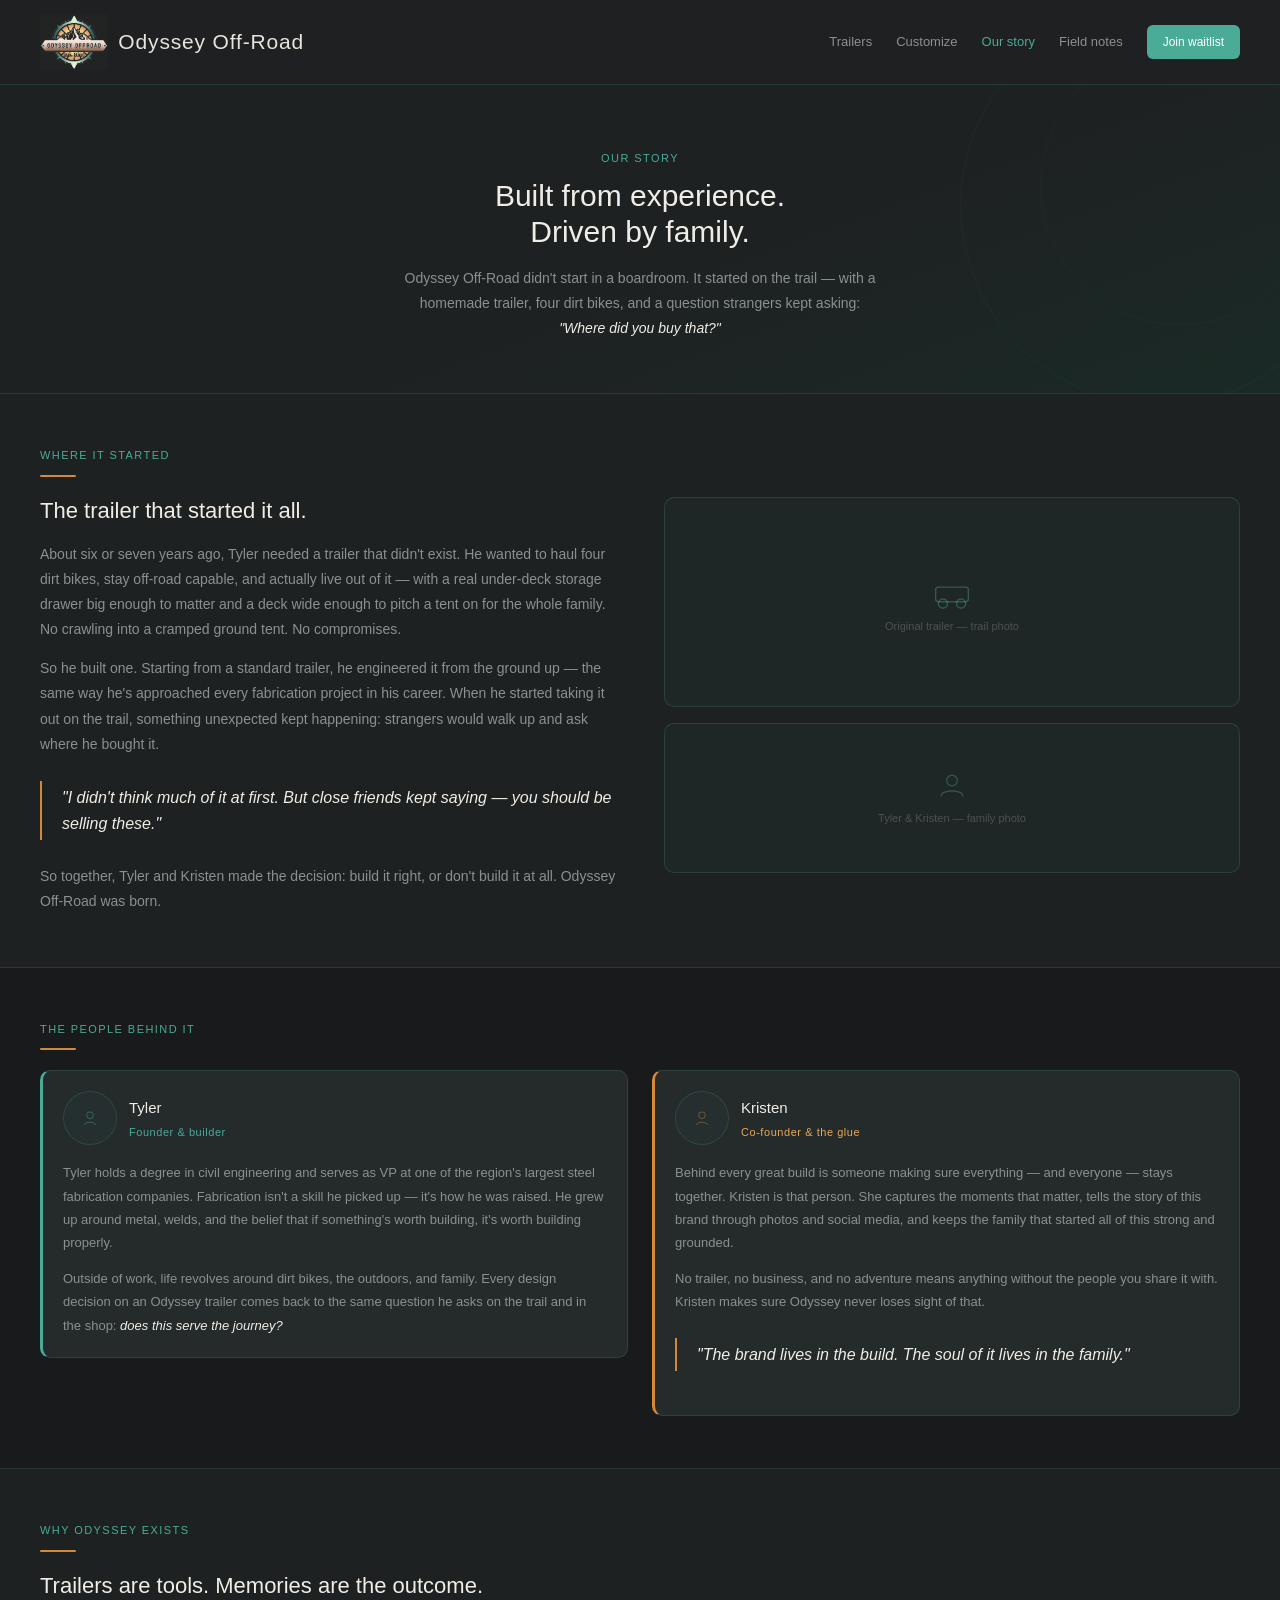
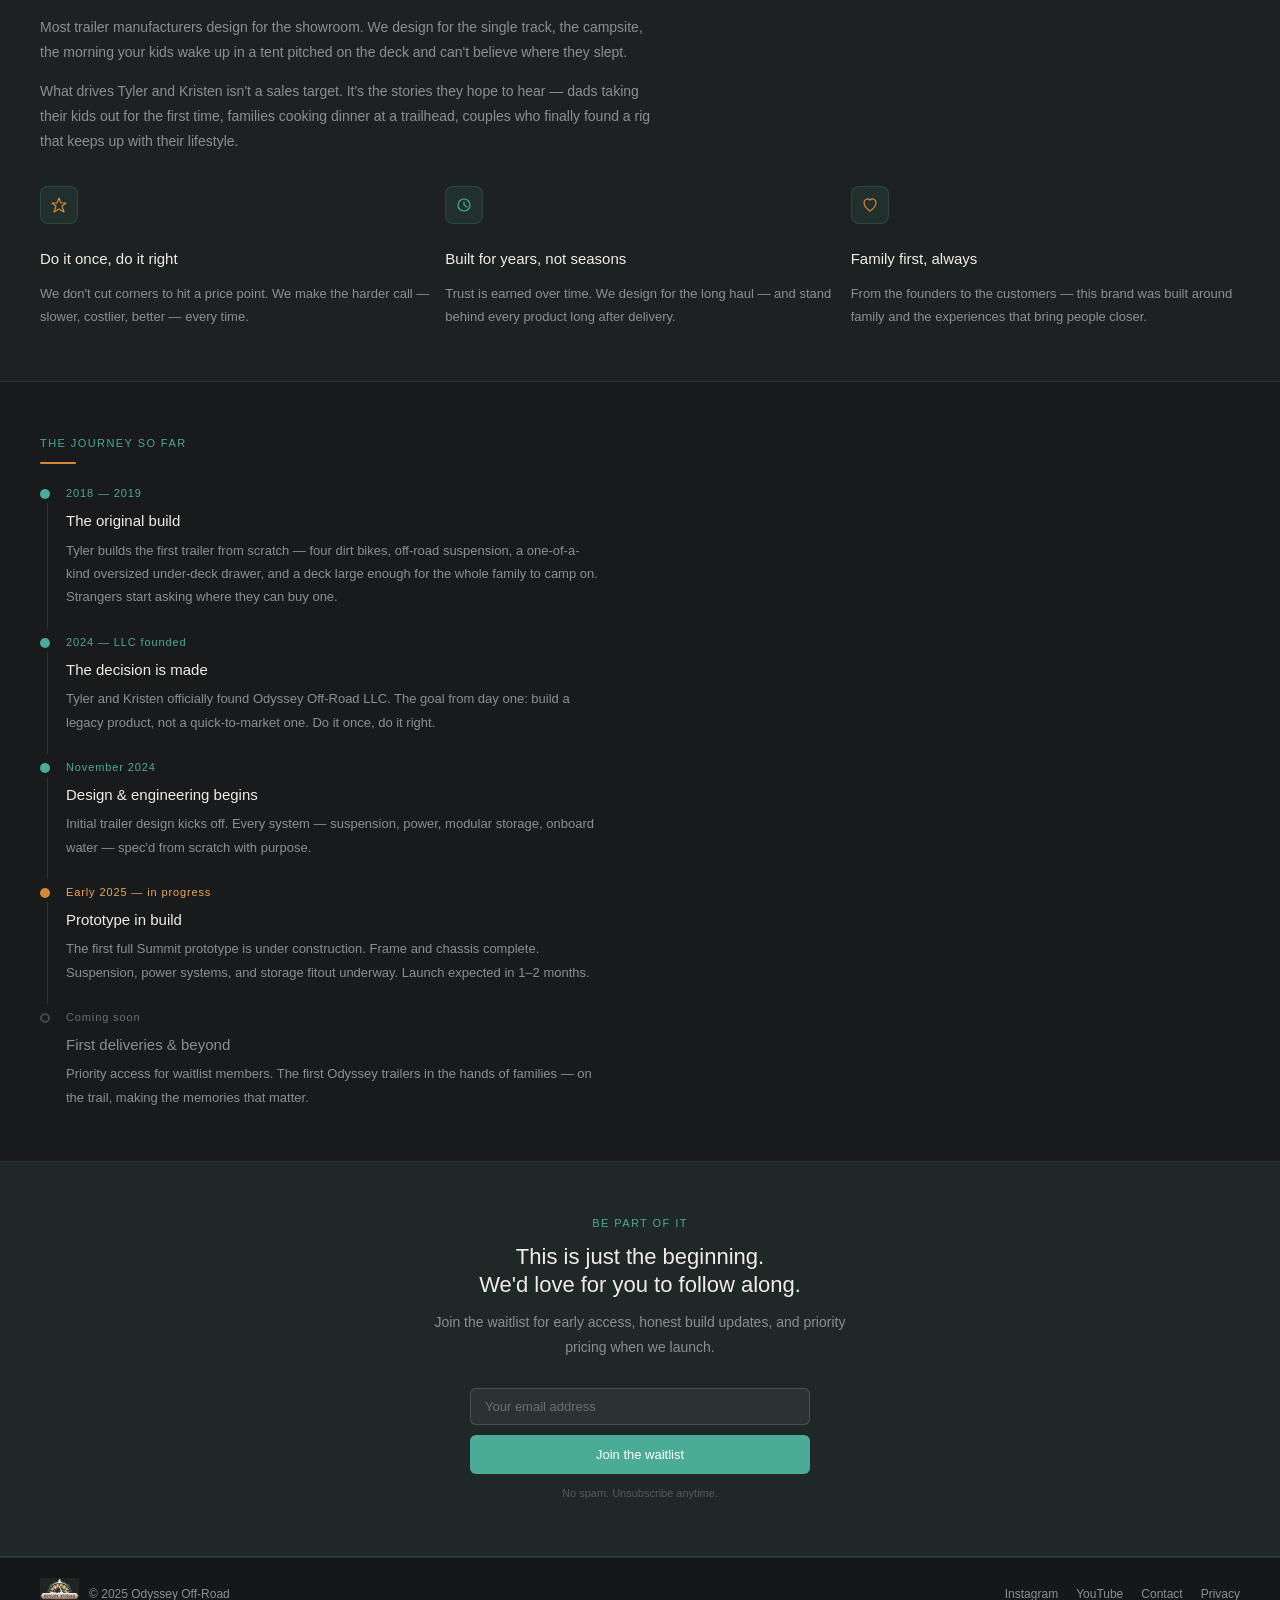
<file: our-story.html>
<!DOCTYPE html>
<html lang="en">
<head>
  <meta charset="UTF-8" />
  <meta name="viewport" content="width=device-width, initial-scale=1.0" />
  <title>Our Story | Built by Adventurers, for Adventurers — Odyssey Off-Road</title>
  <meta name="description" content="Tyler and Kristen founded Odyssey Off-Road after building a one-of-a-kind trailer that stopped strangers on the trail. Here's the story behind the brand." />
  <meta property="og:title" content="Our Story | Built by Adventurers, for Adventurers" />
  <meta property="og:description" content="Tyler and Kristen founded Odyssey Off-Road after building a one-of-a-kind trailer that stopped strangers on the trail. Here's the story behind the brand." />
  <meta property="og:url" content="https://www.odysseyoffroad.com/our-story" />
  <meta property="og:image" content="https://www.odysseyoffroad.com/images/og-image.jpg" />
  <link rel="icon" href="/images/logo/favicon.png" type="image/png" />
  <link rel="stylesheet" href="/css/styles.css" />
</head>
<body>

<!-- NAV -->
<nav class="site-nav">
  <a href="/" class="nav-logo">
    <img src="/images/logo/FullLogo.jpg" alt="Odyssey Off-Road logo" />
    <span>Odyssey Off-Road</span>
  </a>
  <div class="nav-links">
    <a href="/trailers">Trailers</a>
    <a href="/trailers#customize">Customize</a>
    <a href="/our-story" class="active">Our story</a>
    <a href="/field-notes">Field notes</a>
    <a href="/#waitlist" class="btn-primary" style="padding:7px 16px;font-size:12px;">Join waitlist</a>
  </div>
  <div class="nav-hamburger"><span></span><span></span><span></span></div>
</nav>
<nav class="nav-mobile">
  <a href="/trailers">Trailers</a>
  <a href="/trailers#customize">Customize</a>
  <a href="/our-story" class="active">Our story</a>
  <a href="/field-notes">Field notes</a>
  <a href="/#waitlist" class="btn-primary">Join waitlist</a>
</nav>

<!-- HERO -->
<section class="hero hero-center">
  <span class="label">Our story</span>
  <h1 style="margin-bottom:16px;">Built from experience.<br>Driven by family.</h1>
  <p>Odyssey Off-Road didn't start in a boardroom. It started on the trail — with a homemade trailer, four dirt bikes, and a question strangers kept asking: <em style="color:var(--oo-cream);">"Where did you buy that?"</em></p>
</section>

<!-- ORIGIN STORY -->
<section class="section">
  <span class="label">Where it started</span>
  <div class="divider"></div>
  <div class="grid-2" style="gap:48px;">
    <div>
      <h2 style="margin-bottom:16px;">The trailer that started it all.</h2>
      <p style="margin-bottom:14px;">About six or seven years ago, Tyler needed a trailer that didn't exist. He wanted to haul four dirt bikes, stay off-road capable, and actually live out of it — with a real under-deck storage drawer big enough to matter and a deck wide enough to pitch a tent on for the whole family. No crawling into a cramped ground tent. No compromises.</p>
      <p style="margin-bottom:14px;">So he built one. Starting from a standard trailer, he engineered it from the ground up — the same way he's approached every fabrication project in his career. When he started taking it out on the trail, something unexpected kept happening: strangers would walk up and ask where he bought it.</p>
      <div class="pullquote"><p>"I didn't think much of it at first. But close friends kept saying — you should be selling these."</p></div>
      <p>So together, Tyler and Kristen made the decision: build it right, or don't build it at all. Odyssey Off-Road was born.</p>
    </div>
    <div style="display:flex;flex-direction:column;gap:16px;">
      <div class="photo-placeholder" style="height:210px;">
        <svg width="40" height="40" viewBox="0 0 44 44" fill="none"><rect x="4" y="20" width="36" height="16" rx="3" stroke="rgba(74,171,150,0.4)" stroke-width="1.5" fill="none"/><circle cx="12" cy="38" r="5" stroke="rgba(74,171,150,0.4)" stroke-width="1.5" fill="none"/><circle cx="32" cy="38" r="5" stroke="rgba(74,171,150,0.4)" stroke-width="1.5" fill="none"/></svg>
        <span>Original trailer — trail photo</span>
      </div>
      <div class="photo-placeholder" style="height:150px;">
        <svg width="32" height="32" viewBox="0 0 36 36" fill="none"><circle cx="18" cy="13" r="6" stroke="rgba(74,171,150,0.35)" stroke-width="1.5" fill="none"/><path d="M6 30C6 23 30 23 30 30" stroke="rgba(74,171,150,0.35)" stroke-width="1.5" fill="none" stroke-linecap="round"/></svg>
        <span>Tyler &amp; Kristen — family photo</span>
      </div>
    </div>
  </div>
</section>

<!-- FOUNDERS -->
<section class="section section-dark">
  <span class="label">The people behind it</span>
  <div class="divider"></div>
  <div class="grid-2">
    <div class="card" style="border-left:3px solid var(--oo-teal);">
      <div class="flex-center gap-12" style="margin-bottom:16px;">
        <div class="photo-placeholder" style="width:54px;height:54px;border-radius:50%;flex-shrink:0;">
          <svg width="20" height="20" viewBox="0 0 36 36" fill="none"><circle cx="18" cy="13" r="6" stroke="rgba(74,171,150,0.5)" stroke-width="1.5" fill="none"/><path d="M8 30C8 24 28 24 28 30" stroke="rgba(74,171,150,0.5)" stroke-width="1.5" fill="none" stroke-linecap="round"/></svg>
        </div>
        <div>
          <p style="font-size:15px;font-weight:500;color:var(--oo-cream);">Tyler</p>
          <p style="font-size:11px;color:var(--oo-teal);letter-spacing:0.05em;margin-top:2px;">Founder &amp; builder</p>
        </div>
      </div>
      <p style="font-size:13px;margin-bottom:12px;">Tyler holds a degree in civil engineering and serves as VP at one of the region's largest steel fabrication companies. Fabrication isn't a skill he picked up — it's how he was raised. He grew up around metal, welds, and the belief that if something's worth building, it's worth building properly.</p>
      <p style="font-size:13px;">Outside of work, life revolves around dirt bikes, the outdoors, and family. Every design decision on an Odyssey trailer comes back to the same question he asks on the trail and in the shop: <em style="color:var(--oo-cream);">does this serve the journey?</em></p>
    </div>
    <div class="card" style="border-left:3px solid var(--oo-amber);">
      <div class="flex-center gap-12" style="margin-bottom:16px;">
        <div class="photo-placeholder" style="width:54px;height:54px;border-radius:50%;flex-shrink:0;">
          <svg width="20" height="20" viewBox="0 0 36 36" fill="none"><circle cx="18" cy="13" r="6" stroke="rgba(212,137,58,0.5)" stroke-width="1.5" fill="none"/><path d="M8 30C8 24 28 24 28 30" stroke="rgba(212,137,58,0.5)" stroke-width="1.5" fill="none" stroke-linecap="round"/></svg>
        </div>
        <div>
          <p style="font-size:15px;font-weight:500;color:var(--oo-cream);">Kristen</p>
          <p style="font-size:11px;color:var(--oo-amber-light);letter-spacing:0.05em;margin-top:2px;">Co-founder &amp; the glue</p>
        </div>
      </div>
      <p style="font-size:13px;margin-bottom:12px;">Behind every great build is someone making sure everything — and everyone — stays together. Kristen is that person. She captures the moments that matter, tells the story of this brand through photos and social media, and keeps the family that started all of this strong and grounded.</p>
      <p style="font-size:13px;margin-bottom:14px;">No trailer, no business, and no adventure means anything without the people you share it with. Kristen makes sure Odyssey never loses sight of that.</p>
      <div class="pullquote"><p>"The brand lives in the build. The soul of it lives in the family."</p></div>
    </div>
  </div>
</section>

<!-- WHY IT EXISTS -->
<section class="section">
  <span class="label">Why Odyssey exists</span>
  <div class="divider"></div>
  <h2 style="margin-bottom:14px;max-width:500px;">Trailers are tools. Memories are the outcome.</h2>
  <p style="max-width:620px;margin-bottom:14px;">Most trailer manufacturers design for the showroom. We design for the single track, the campsite, the morning your kids wake up in a tent pitched on the deck and can't believe where they slept.</p>
  <p style="max-width:620px;margin-bottom:32px;">What drives Tyler and Kristen isn't a sales target. It's the stories they hope to hear — dads taking their kids out for the first time, families cooking dinner at a trailhead, couples who finally found a rig that keeps up with their lifestyle.</p>
  <div class="grid-3">
    <div style="display:flex;flex-direction:column;gap:10px;">
      <div class="icon-box"><svg width="18" height="18" viewBox="0 0 18 18" fill="none"><path d="M9 2L11 7L16 7L12 10L14 16L9 13L4 16L6 10L2 7L7 7Z" stroke="var(--oo-amber)" stroke-width="1.2" fill="none" stroke-linejoin="round"/></svg></div>
      <h3>Do it once, do it right</h3>
      <p style="font-size:13px;">We don't cut corners to hit a price point. We make the harder call — slower, costlier, better — every time.</p>
    </div>
    <div style="display:flex;flex-direction:column;gap:10px;">
      <div class="icon-box"><svg width="18" height="18" viewBox="0 0 18 18" fill="none"><circle cx="9" cy="9" r="6" stroke="var(--oo-teal)" stroke-width="1.2" fill="none"/><path d="M9 6L9 9L12 11" stroke="var(--oo-teal)" stroke-width="1.2" stroke-linecap="round"/></svg></div>
      <h3>Built for years, not seasons</h3>
      <p style="font-size:13px;">Trust is earned over time. We design for the long haul — and stand behind every product long after delivery.</p>
    </div>
    <div style="display:flex;flex-direction:column;gap:10px;">
      <div class="icon-box"><svg width="18" height="18" viewBox="0 0 18 18" fill="none"><path d="M9 15C9 15 3 11 3 6.5A3.5 3.5 0 0 1 9 4A3.5 3.5 0 0 1 15 6.5C15 11 9 15 9 15Z" stroke="var(--oo-amber)" stroke-width="1.2" fill="none"/></svg></div>
      <h3>Family first, always</h3>
      <p style="font-size:13px;">From the founders to the customers — this brand was built around family and the experiences that bring people closer.</p>
    </div>
  </div>
</section>

<!-- TIMELINE -->
<section class="section section-dark">
  <span class="label">The journey so far</span>
  <div class="divider"></div>
  <div style="max-width:560px;display:flex;flex-direction:column;">
    <div class="flex gap-16"><div style="display:flex;flex-direction:column;align-items:center;"><div class="timeline-dot"></div><div class="timeline-line"></div></div><div style="padding-bottom:24px;"><p style="font-size:11px;color:var(--oo-teal);letter-spacing:0.08em;margin-bottom:4px;">2018 — 2019</p><h3 style="margin-bottom:5px;">The original build</h3><p style="font-size:13px;">Tyler builds the first trailer from scratch — four dirt bikes, off-road suspension, a one-of-a-kind oversized under-deck drawer, and a deck large enough for the whole family to camp on. Strangers start asking where they can buy one.</p></div></div>
    <div class="flex gap-16"><div style="display:flex;flex-direction:column;align-items:center;"><div class="timeline-dot"></div><div class="timeline-line"></div></div><div style="padding-bottom:24px;"><p style="font-size:11px;color:var(--oo-teal);letter-spacing:0.08em;margin-bottom:4px;">2024 — LLC founded</p><h3 style="margin-bottom:5px;">The decision is made</h3><p style="font-size:13px;">Tyler and Kristen officially found Odyssey Off-Road LLC. The goal from day one: build a legacy product, not a quick-to-market one. Do it once, do it right.</p></div></div>
    <div class="flex gap-16"><div style="display:flex;flex-direction:column;align-items:center;"><div class="timeline-dot"></div><div class="timeline-line"></div></div><div style="padding-bottom:24px;"><p style="font-size:11px;color:var(--oo-teal);letter-spacing:0.08em;margin-bottom:4px;">November 2024</p><h3 style="margin-bottom:5px;">Design &amp; engineering begins</h3><p style="font-size:13px;">Initial trailer design kicks off. Every system — suspension, power, modular storage, onboard water — spec'd from scratch with purpose.</p></div></div>
    <div class="flex gap-16"><div style="display:flex;flex-direction:column;align-items:center;"><div class="timeline-dot" style="background:var(--oo-amber);"></div><div class="timeline-line"></div></div><div style="padding-bottom:24px;"><p style="font-size:11px;color:var(--oo-amber-light);letter-spacing:0.08em;margin-bottom:4px;">Early 2025 — in progress</p><h3 style="margin-bottom:5px;">Prototype in build</h3><p style="font-size:13px;">The first full Summit prototype is under construction. Frame and chassis complete. Suspension, power systems, and storage fitout underway. Launch expected in 1–2 months.</p></div></div>
    <div class="flex gap-16"><div style="display:flex;flex-direction:column;align-items:center;"><div style="width:10px;height:10px;border-radius:50%;border:2px solid rgba(255,255,255,0.2);flex-shrink:0;margin-top:5px;"></div></div><div><p style="font-size:11px;color:var(--oo-muted2);letter-spacing:0.08em;margin-bottom:4px;">Coming soon</p><h3 style="margin-bottom:5px;color:var(--oo-muted);">First deliveries &amp; beyond</h3><p style="font-size:13px;">Priority access for waitlist members. The first Odyssey trailers in the hands of families — on the trail, making the memories that matter.</p></div></div>
  </div>
</section>

<!-- WAITLIST CTA -->
<section class="section section-teal text-center" id="waitlist">
  <span class="label">Be part of it</span>
  <h2 style="max-width:420px;margin:0 auto 10px;">This is just the beginning.<br>We'd love for you to follow along.</h2>
  <p style="max-width:420px;margin:0 auto 28px;">Join the waitlist for early access, honest build updates, and priority pricing when we launch.</p>
  <div style="max-width:340px;margin:0 auto;">
    <form name="waitlist" method="POST" data-netlify="true" netlify-honeypot="bot-field">
      <input type="hidden" name="form-name" value="waitlist" />
      <input type="hidden" name="bot-field" style="display:none;" />
      <input type="email" name="email" placeholder="Your email address" required style="margin-bottom:10px;" />
      <button type="submit" class="btn-primary btn-full">Join the waitlist</button>
      <div class="form-success mt-12"><p>✓ You're on the list!</p></div>
    </form>
    <p style="font-size:11px;color:var(--oo-muted2);margin-top:10px;opacity:0.7;">No spam. Unsubscribe anytime.</p>
  </div>
</section>

<!-- FOOTER -->
<footer class="site-footer">
  <div class="footer-left">
    <img src="/images/logo/FullLogo.jpg" alt="Odyssey Off-Road" />
    <span>© 2025 Odyssey Off-Road</span>
  </div>
  <div class="footer-links">
    <a href="https://instagram.com/odysseyoffroad" target="_blank" rel="noopener">Instagram</a>
    <a href="https://youtube.com/@odysseyoffroad" target="_blank" rel="noopener">YouTube</a>
    <a href="/contact">Contact</a>
    <a href="/privacy">Privacy</a>
  </div>
</footer>

<script src="/js/main.js"></script>
</body>
</html>
</file>
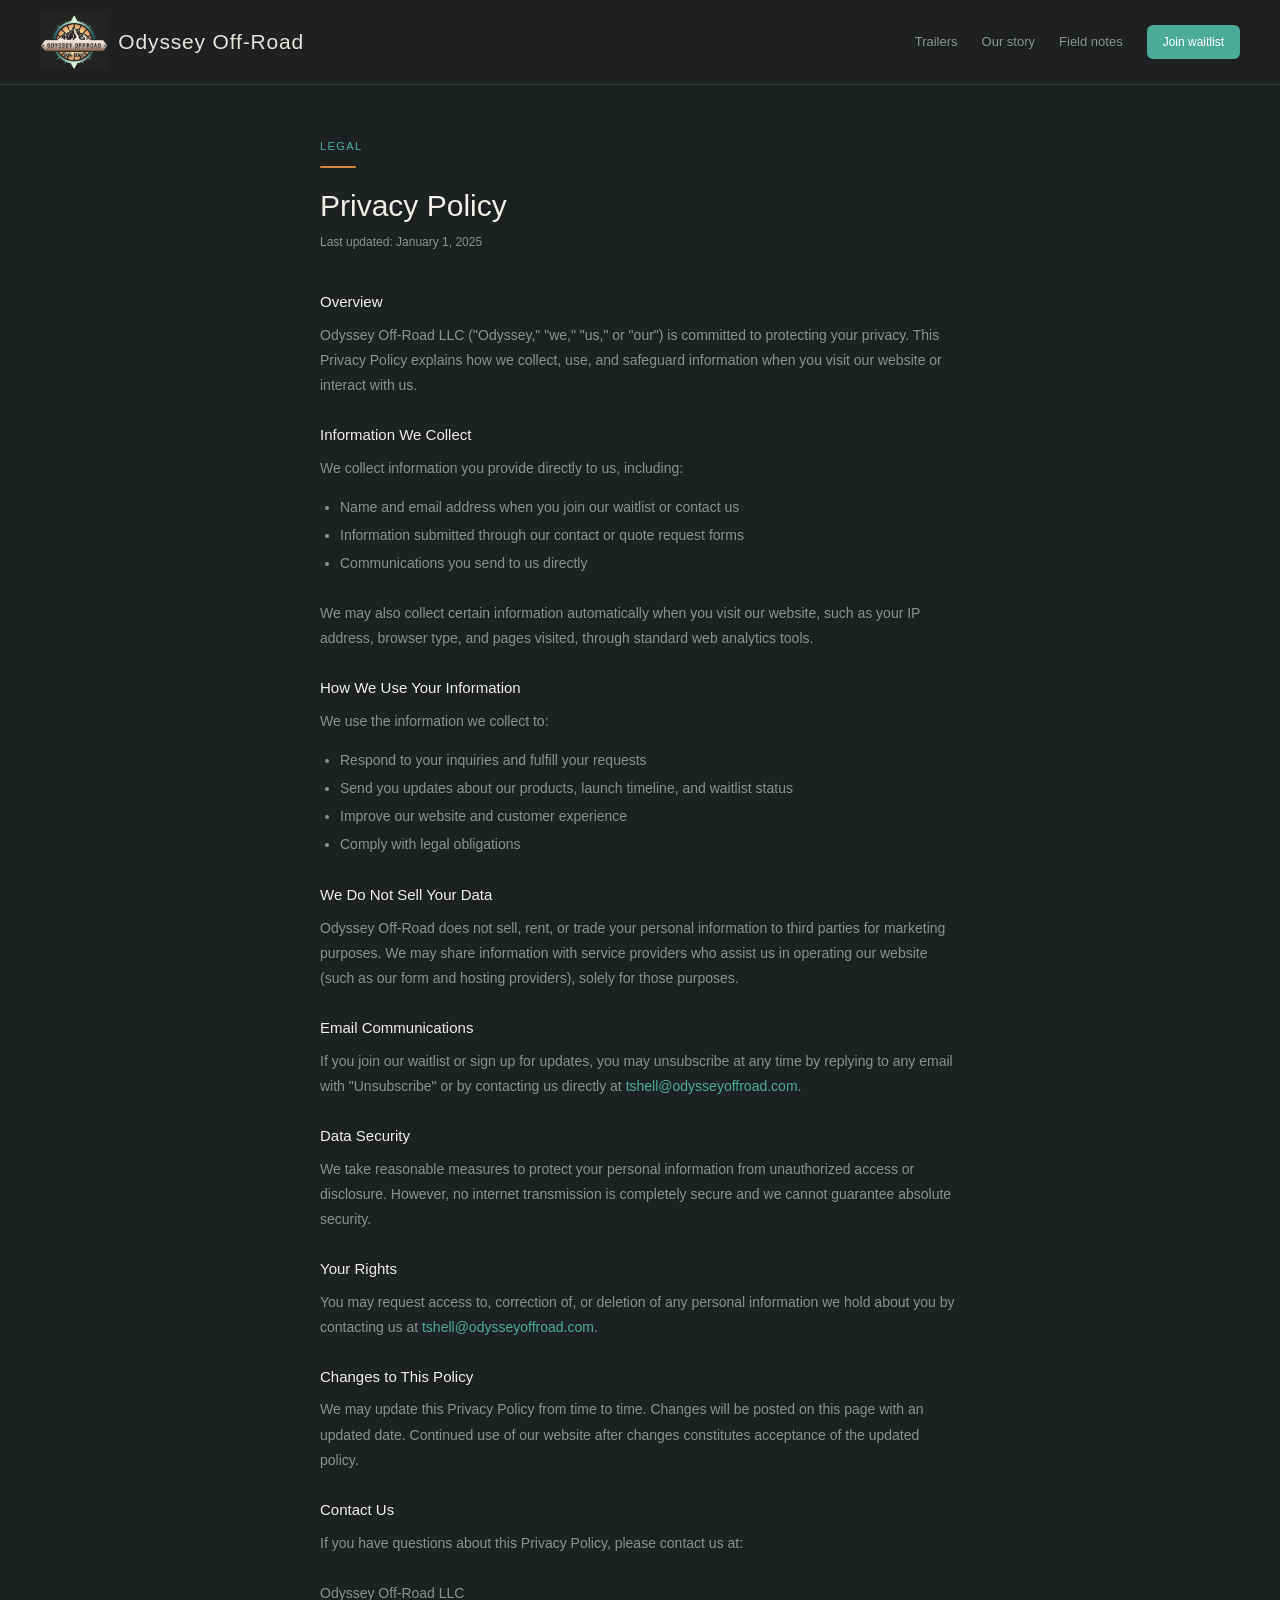
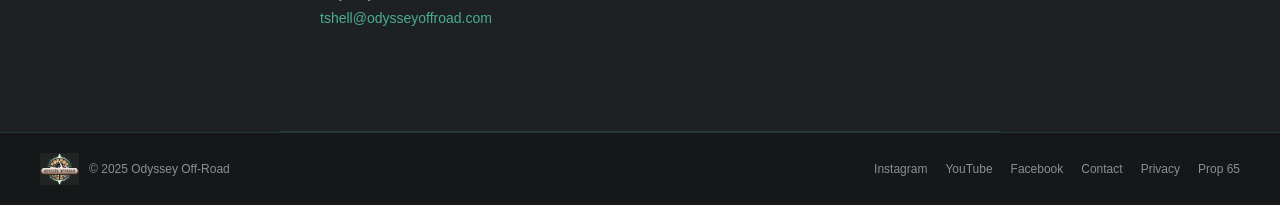
<file: privacy.html>
<!DOCTYPE html>
<html lang="en">
<head>
  <meta charset="UTF-8" />
  <meta name="viewport" content="width=device-width, initial-scale=1.0" />
  <title>Privacy Policy | Odyssey Off-Road</title>
  <meta name="description" content="Privacy policy for Odyssey Off-Road LLC." />
  <link rel="icon" href="/images/logo/favicon.png" type="image/png" />
  <link rel="stylesheet" href="/css/styles.css" />
</head>
<body>

<!-- NAV -->
<nav class="site-nav">
  <a href="/" class="nav-logo">
    <img src="/images/logo/FullLogo.jpg" alt="Odyssey Off-Road logo" />
    <span>Odyssey Off-Road</span>
  </a>
  <div class="nav-links">
    <a href="/trailers">Trailers</a>
    <a href="/our-story">Our story</a>
    <a href="/field-notes">Field notes</a>
    <a href="#waitlist" class="btn-primary" style="padding:7px 16px;font-size:12px;">Join waitlist</a>
  </div>
  <div class="nav-hamburger" aria-label="Open menu">
    <span></span><span></span><span></span>
  </div>
</nav>

<!-- CONTENT -->
<section class="section" style="max-width:720px;margin:0 auto;">
  <span class="label">Legal</span>
  <div class="divider"></div>
  <h1 style="margin-bottom:8px;">Privacy Policy</h1>
  <p style="font-size:12px;color:var(--oo-muted);margin-bottom:36px;">Last updated: January 1, 2025</p>

  <h3 style="margin-bottom:8px;">Overview</h3>
  <p style="margin-bottom:24px;">Odyssey Off-Road LLC ("Odyssey," "we," "us," or "our") is committed to protecting your privacy. This Privacy Policy explains how we collect, use, and safeguard information when you visit our website or interact with us.</p>

  <h3 style="margin-bottom:8px;">Information We Collect</h3>
  <p style="margin-bottom:12px;">We collect information you provide directly to us, including:</p>
  <ul style="margin-bottom:24px;padding-left:20px;color:var(--oo-muted);font-size:14px;line-height:2;">
    <li>Name and email address when you join our waitlist or contact us</li>
    <li>Information submitted through our contact or quote request forms</li>
    <li>Communications you send to us directly</li>
  </ul>
  <p style="margin-bottom:24px;">We may also collect certain information automatically when you visit our website, such as your IP address, browser type, and pages visited, through standard web analytics tools.</p>

  <h3 style="margin-bottom:8px;">How We Use Your Information</h3>
  <p style="margin-bottom:12px;">We use the information we collect to:</p>
  <ul style="margin-bottom:24px;padding-left:20px;color:var(--oo-muted);font-size:14px;line-height:2;">
    <li>Respond to your inquiries and fulfill your requests</li>
    <li>Send you updates about our products, launch timeline, and waitlist status</li>
    <li>Improve our website and customer experience</li>
    <li>Comply with legal obligations</li>
  </ul>

  <h3 style="margin-bottom:8px;">We Do Not Sell Your Data</h3>
  <p style="margin-bottom:24px;">Odyssey Off-Road does not sell, rent, or trade your personal information to third parties for marketing purposes. We may share information with service providers who assist us in operating our website (such as our form and hosting providers), solely for those purposes.</p>

  <h3 style="margin-bottom:8px;">Email Communications</h3>
  <p style="margin-bottom:24px;">If you join our waitlist or sign up for updates, you may unsubscribe at any time by replying to any email with "Unsubscribe" or by contacting us directly at <a href="mailto:tshell@odysseyoffroad.com" style="color:var(--oo-teal);">tshell@odysseyoffroad.com</a>.</p>

  <h3 style="margin-bottom:8px;">Data Security</h3>
  <p style="margin-bottom:24px;">We take reasonable measures to protect your personal information from unauthorized access or disclosure. However, no internet transmission is completely secure and we cannot guarantee absolute security.</p>

  <h3 style="margin-bottom:8px;">Your Rights</h3>
  <p style="margin-bottom:24px;">You may request access to, correction of, or deletion of any personal information we hold about you by contacting us at <a href="mailto:tshell@odysseyoffroad.com" style="color:var(--oo-teal);">tshell@odysseyoffroad.com</a>.</p>

  <h3 style="margin-bottom:8px;">Changes to This Policy</h3>
  <p style="margin-bottom:24px;">We may update this Privacy Policy from time to time. Changes will be posted on this page with an updated date. Continued use of our website after changes constitutes acceptance of the updated policy.</p>

  <h3 style="margin-bottom:8px;">Contact Us</h3>
  <p style="margin-bottom:48px;">If you have questions about this Privacy Policy, please contact us at:<br><br>
    Odyssey Off-Road LLC<br>
    <a href="mailto:tshell@odysseyoffroad.com" style="color:var(--oo-teal);">tshell@odysseyoffroad.com</a>
  </p>
</section>

<!-- FOOTER -->
<footer class="site-footer">
  <div class="footer-left">
    <img src="/images/logo/FullLogo.jpg" alt="Odyssey Off-Road" />
    <span>© 2025 Odyssey Off-Road</span>
  </div>
  <div class="footer-links">
    <a href="https://instagram.com/odysseyoffroad" target="_blank" rel="noopener">Instagram</a>
    <a href="https://youtube.com/@odysseyoffroad" target="_blank" rel="noopener">YouTube</a>
    <a href="https://facebook.com/OdysseyOffroad" target="_blank" rel="noopener">Facebook</a>
    <a href="/contact">Contact</a>
    <a href="/privacy">Privacy</a>
    <a href="/prop65">Prop 65</a>
  </div>
</footer>

<script src="/js/main.js"></script>
</body>
</html>
</file>
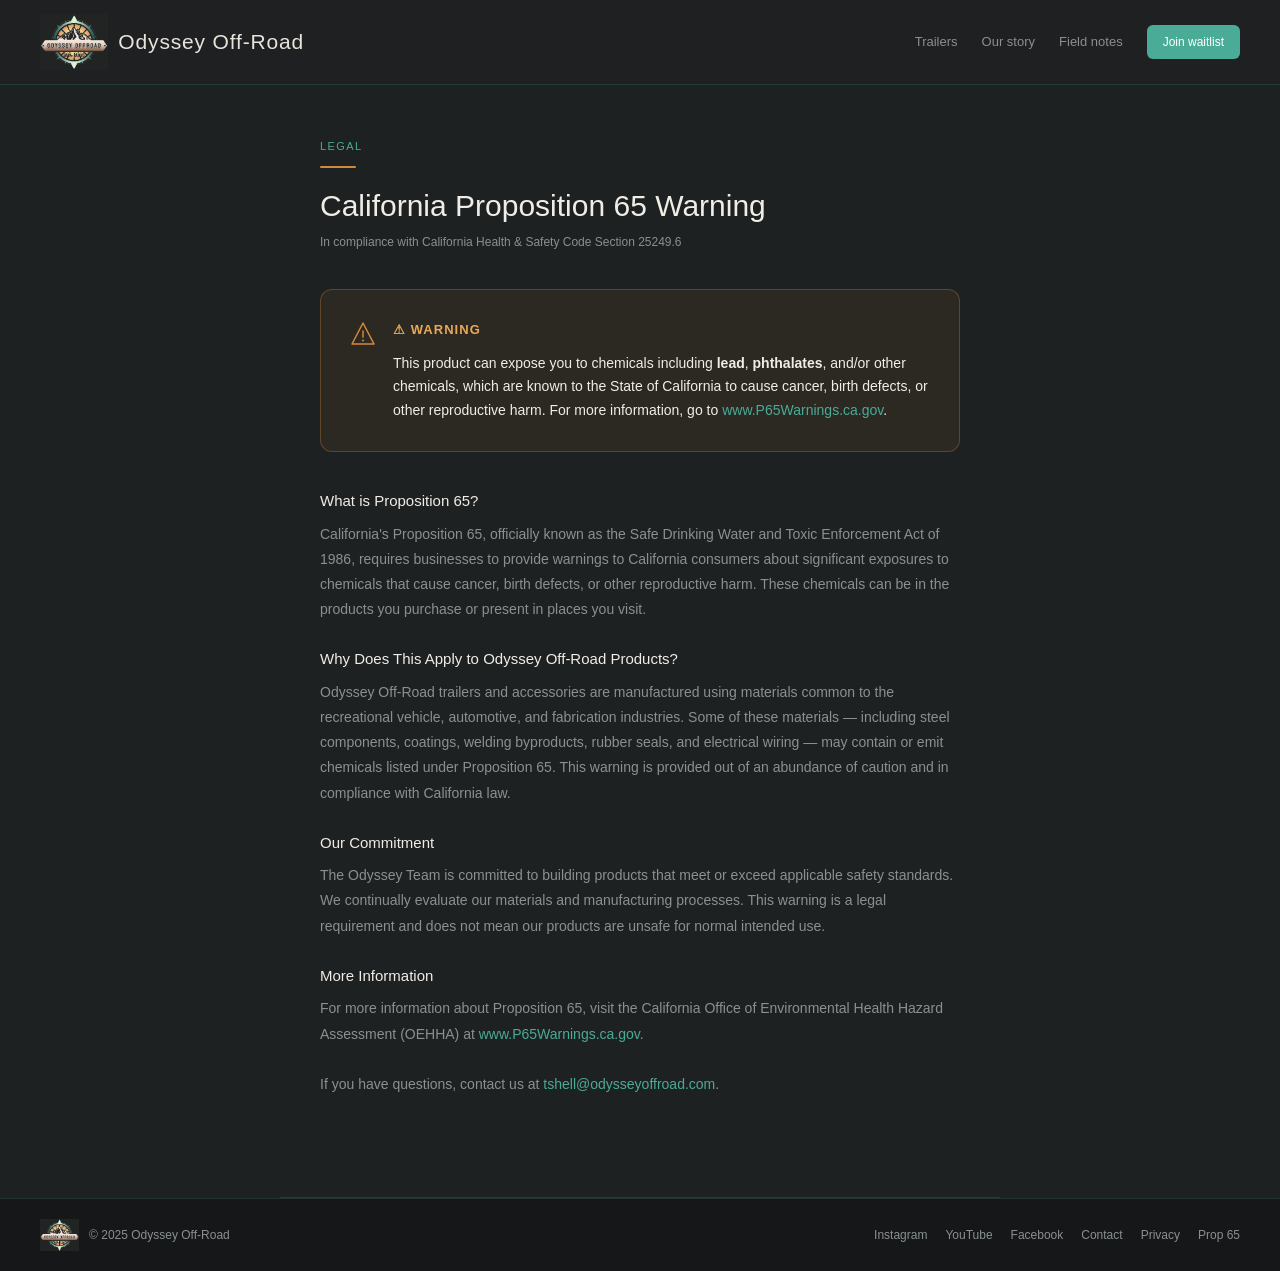
<file: prop65.html>
<!DOCTYPE html>
<html lang="en">
<head>
  <meta charset="UTF-8" />
  <meta name="viewport" content="width=device-width, initial-scale=1.0" />
  <title>Proposition 65 Warning | Odyssey Off-Road</title>
  <meta name="description" content="California Proposition 65 warning for Odyssey Off-Road products." />
  <link rel="icon" href="/images/logo/favicon.png" type="image/png" />
  <link rel="stylesheet" href="/css/styles.css" />
</head>
<body>

<!-- NAV -->
<nav class="site-nav">
  <a href="/" class="nav-logo">
    <img src="/images/logo/FullLogo.jpg" alt="Odyssey Off-Road logo" />
    <span>Odyssey Off-Road</span>
  </a>
  <div class="nav-links">
    <a href="/trailers">Trailers</a>
    <a href="/our-story">Our story</a>
    <a href="/field-notes">Field notes</a>
    <a href="#waitlist" class="btn-primary" style="padding:7px 16px;font-size:12px;">Join waitlist</a>
  </div>
  <div class="nav-hamburger" aria-label="Open menu">
    <span></span><span></span><span></span>
  </div>
</nav>

<!-- CONTENT -->
<section class="section" style="max-width:720px;margin:0 auto;">
  <span class="label">Legal</span>
  <div class="divider"></div>
  <h1 style="margin-bottom:8px;">California Proposition 65 Warning</h1>
  <p style="font-size:12px;color:var(--oo-muted);margin-bottom:36px;">In compliance with California Health &amp; Safety Code Section 25249.6</p>

  <!-- Official Warning Box -->
  <div style="background:rgba(212,137,58,0.08);border:1px solid rgba(212,137,58,0.3);border-radius:12px;padding:28px;margin-bottom:36px;">
    <div style="display:flex;align-items:flex-start;gap:16px;">
      <svg width="28" height="28" viewBox="0 0 28 28" fill="none" style="flex-shrink:0;margin-top:2px;">
        <path d="M14 3L25 24H3L14 3Z" stroke="var(--oo-amber)" stroke-width="1.5" fill="none" stroke-linejoin="round"/>
        <line x1="14" y1="11" x2="14" y2="17" stroke="var(--oo-amber)" stroke-width="1.5" stroke-linecap="round"/>
        <circle cx="14" cy="20.5" r="1" fill="var(--oo-amber)"/>
      </svg>
      <div>
        <p style="font-size:13px;font-weight:600;color:var(--oo-amber-light);margin-bottom:10px;text-transform:uppercase;letter-spacing:0.08em;">⚠ WARNING</p>
        <p style="font-size:14px;color:var(--oo-cream);line-height:1.7;margin-bottom:0;">This product can expose you to chemicals including <strong>lead</strong>, <strong>phthalates</strong>, and/or other chemicals, which are known to the State of California to cause cancer, birth defects, or other reproductive harm. For more information, go to <a href="https://www.p65warnings.ca.gov" target="_blank" rel="noopener" style="color:var(--oo-teal);">www.P65Warnings.ca.gov</a>.</p>
      </div>
    </div>
  </div>

  <h3 style="margin-bottom:8px;">What is Proposition 65?</h3>
  <p style="margin-bottom:24px;">California's Proposition 65, officially known as the Safe Drinking Water and Toxic Enforcement Act of 1986, requires businesses to provide warnings to California consumers about significant exposures to chemicals that cause cancer, birth defects, or other reproductive harm. These chemicals can be in the products you purchase or present in places you visit.</p>

  <h3 style="margin-bottom:8px;">Why Does This Apply to Odyssey Off-Road Products?</h3>
  <p style="margin-bottom:24px;">Odyssey Off-Road trailers and accessories are manufactured using materials common to the recreational vehicle, automotive, and fabrication industries. Some of these materials — including steel components, coatings, welding byproducts, rubber seals, and electrical wiring — may contain or emit chemicals listed under Proposition 65. This warning is provided out of an abundance of caution and in compliance with California law.</p>

  <h3 style="margin-bottom:8px;">Our Commitment</h3>
  <p style="margin-bottom:24px;">The Odyssey Team is committed to building products that meet or exceed applicable safety standards. We continually evaluate our materials and manufacturing processes. This warning is a legal requirement and does not mean our products are unsafe for normal intended use.</p>

  <h3 style="margin-bottom:8px;">More Information</h3>
  <p style="margin-bottom:48px;">For more information about Proposition 65, visit the California Office of Environmental Health Hazard Assessment (OEHHA) at <a href="https://www.p65warnings.ca.gov" target="_blank" rel="noopener" style="color:var(--oo-teal);">www.P65Warnings.ca.gov</a>.<br><br>
  If you have questions, contact us at <a href="mailto:tshell@odysseyoffroad.com" style="color:var(--oo-teal);">tshell@odysseyoffroad.com</a>.
  </p>
</section>

<!-- FOOTER -->
<footer class="site-footer">
  <div class="footer-left">
    <img src="/images/logo/FullLogo.jpg" alt="Odyssey Off-Road" />
    <span>© 2025 Odyssey Off-Road</span>
  </div>
  <div class="footer-links">
    <a href="https://instagram.com/odysseyoffroad" target="_blank" rel="noopener">Instagram</a>
    <a href="https://youtube.com/@odysseyoffroad" target="_blank" rel="noopener">YouTube</a>
    <a href="https://facebook.com/OdysseyOffroad" target="_blank" rel="noopener">Facebook</a>
    <a href="/contact">Contact</a>
    <a href="/privacy">Privacy</a>
    <a href="/prop65">Prop 65</a>
  </div>
</footer>

<script src="/js/main.js"></script>
</body>
</html>
</file>
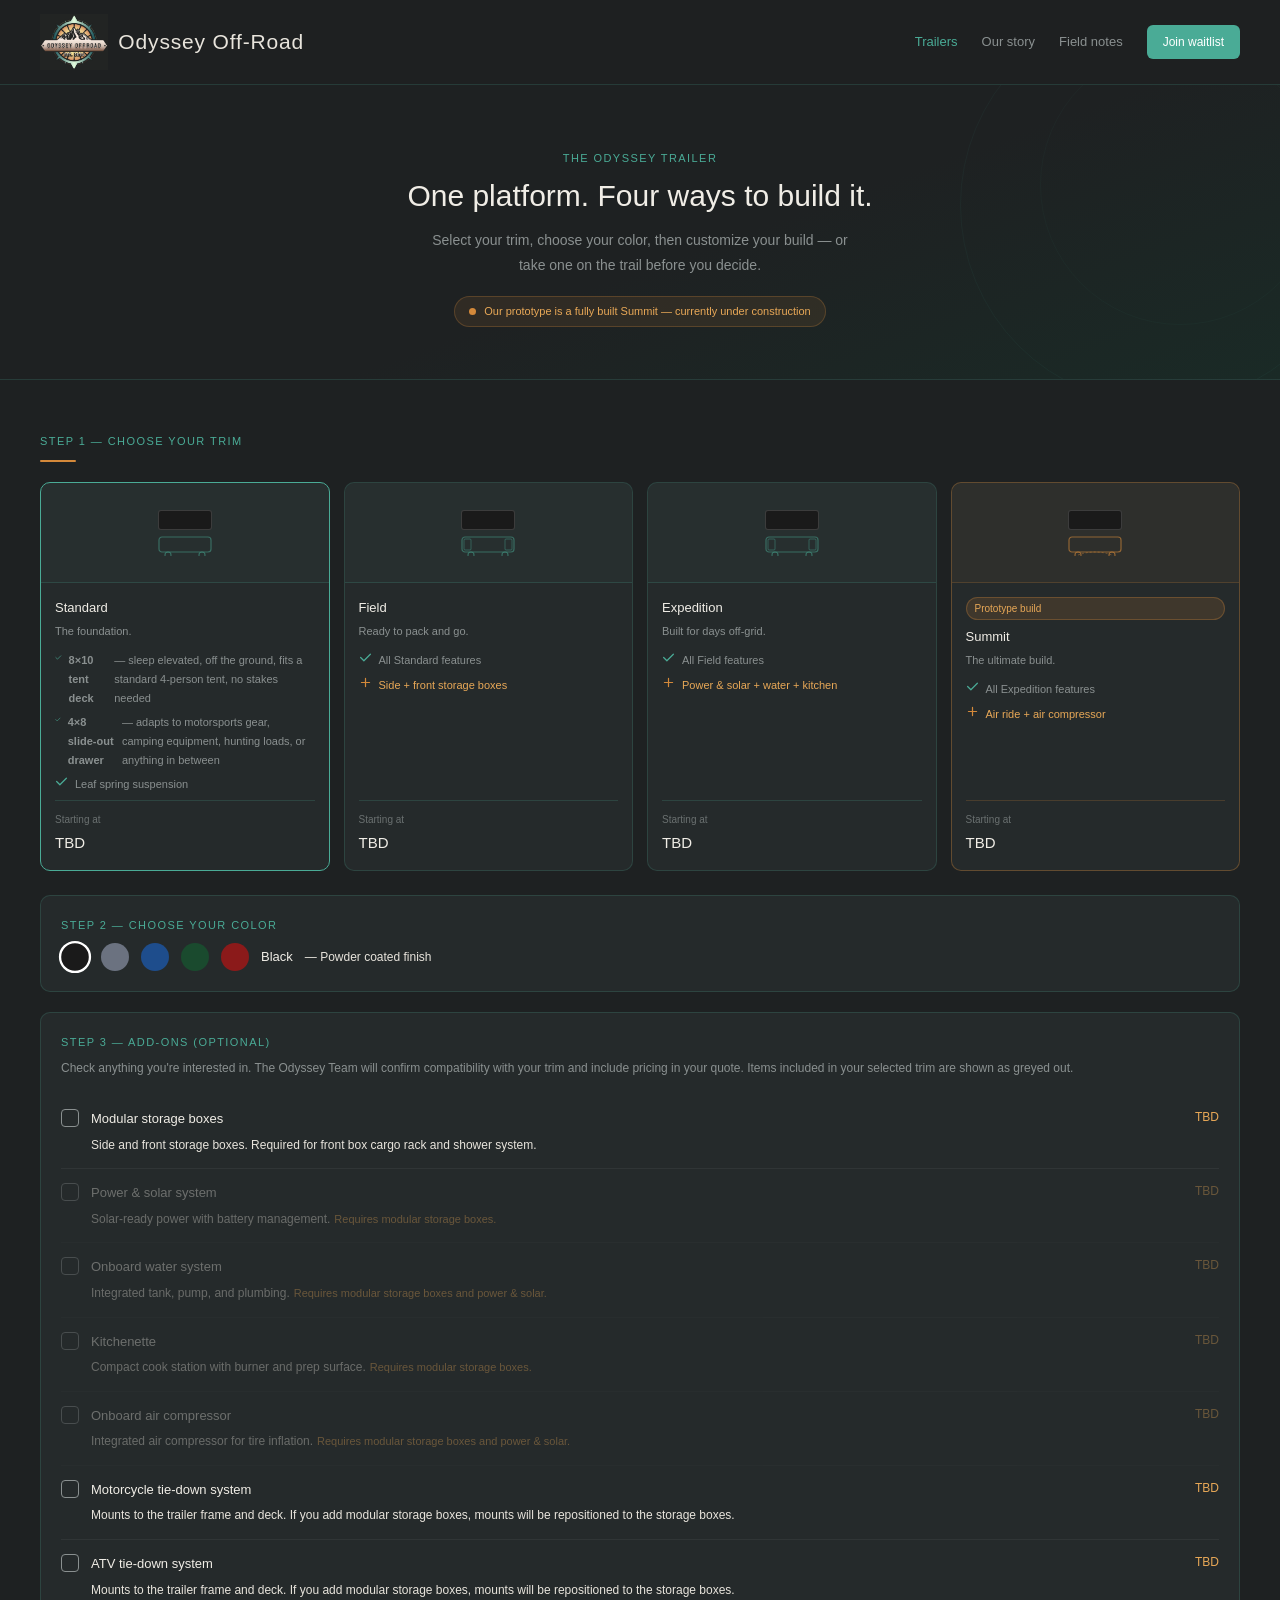
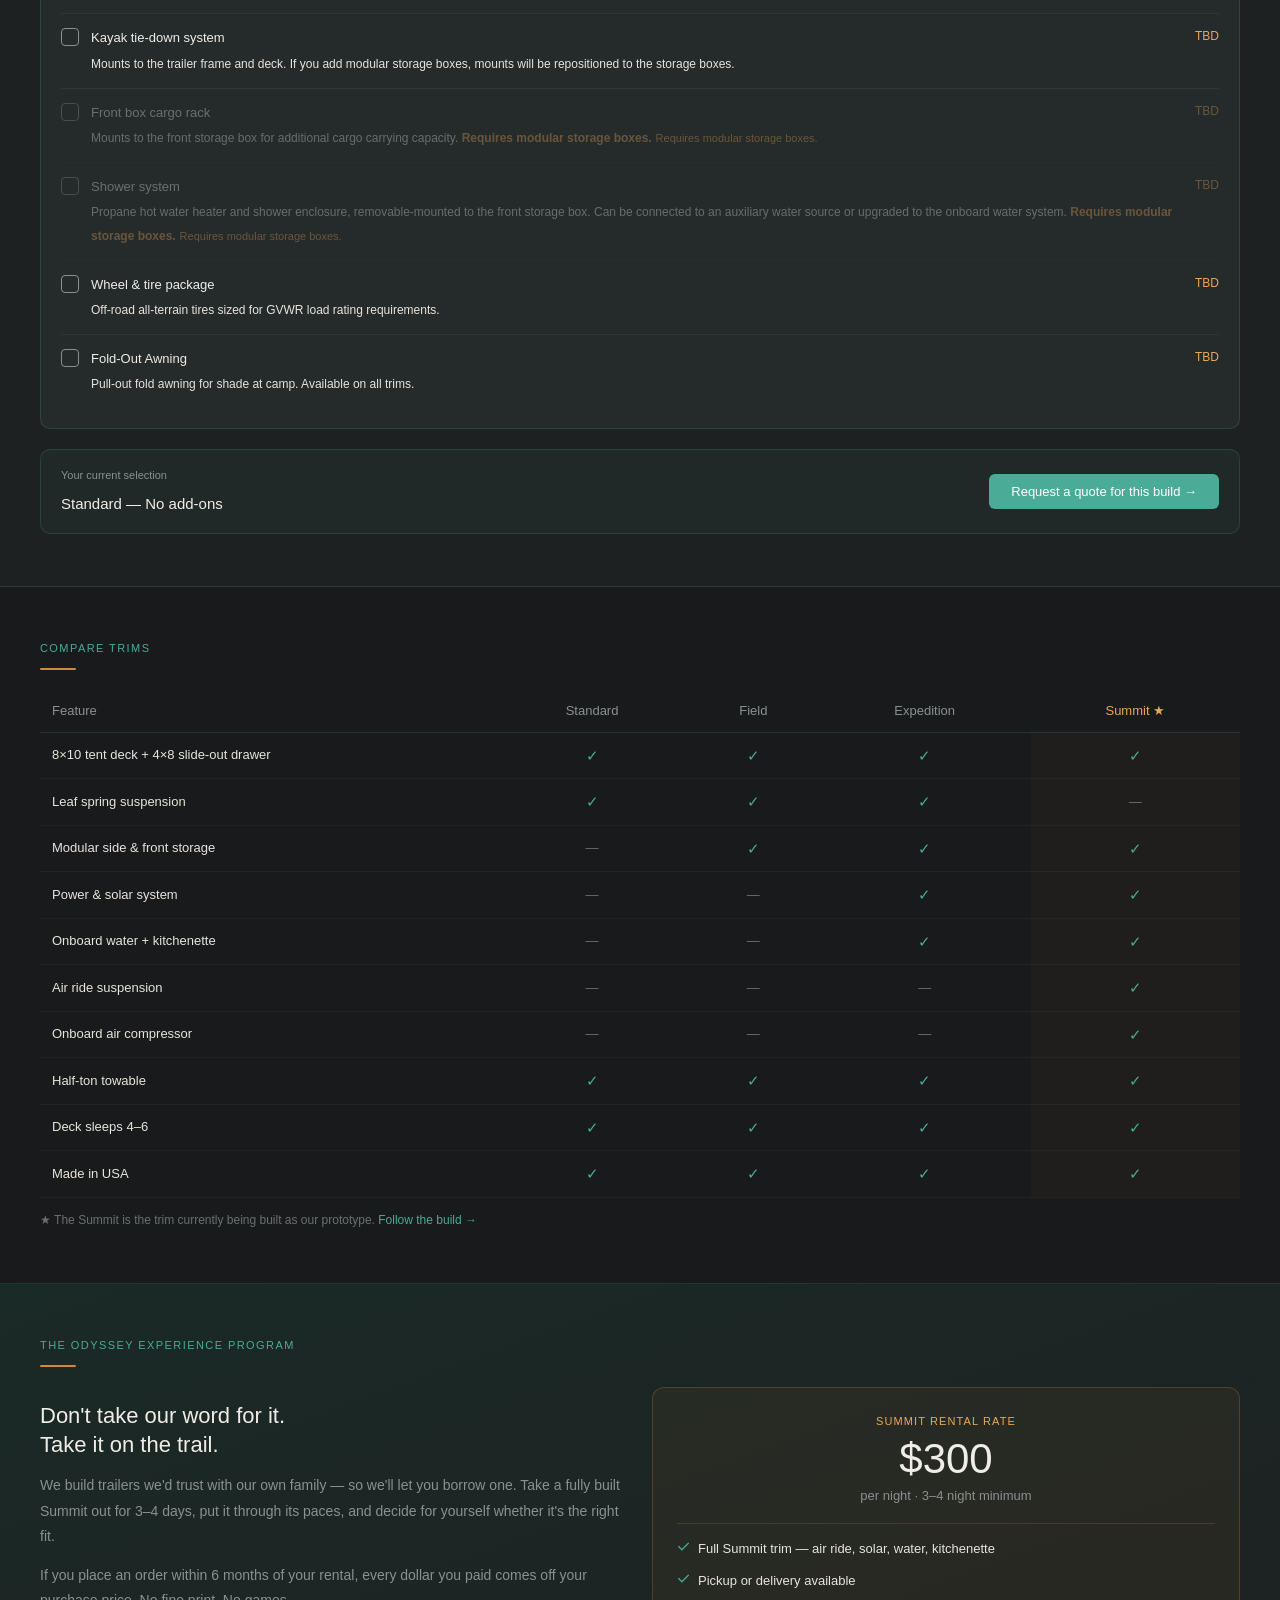
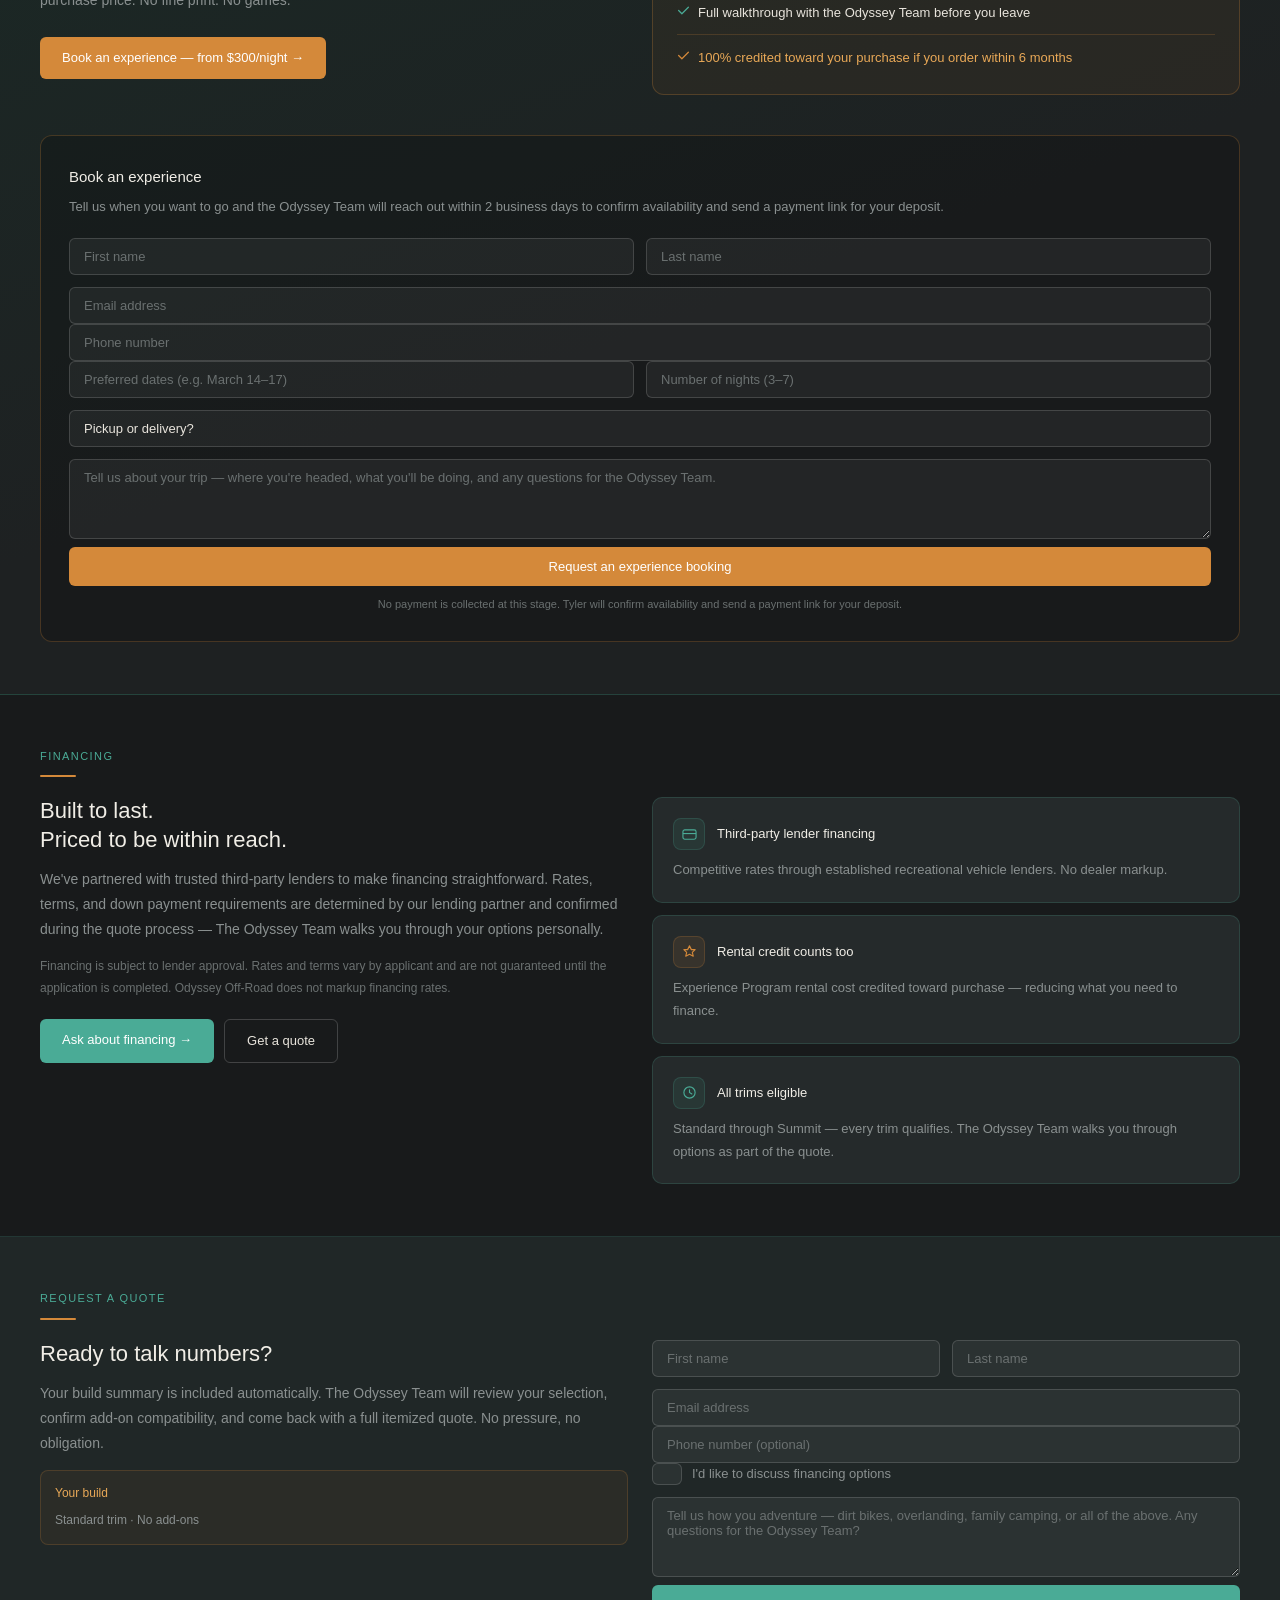
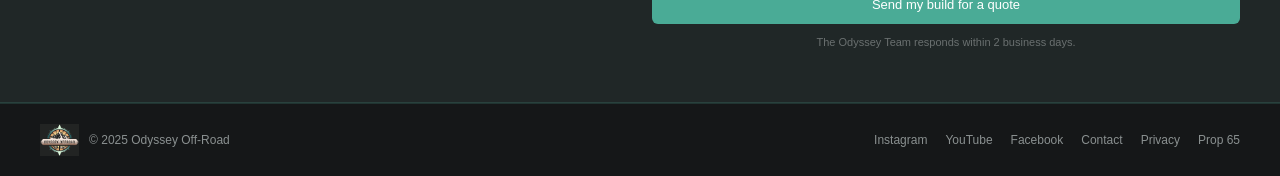
<file: trailers.html>
<!DOCTYPE html>
<html lang="en">
<head>
  <meta charset="UTF-8" />
  <meta name="viewport" content="width=device-width, initial-scale=1.0" />
  <title>Off-Road Trailers | Standard, Field, Expedition &amp; Summit — Odyssey Off-Road</title>
  <meta name="description" content="Explore Odyssey Off-Road's four trailer trims — from the trail-ready Standard to the fully loaded Summit with air ride suspension, solar, water, and kitchenette." />
  <meta property="og:title" content="Off-Road Trailers | Standard, Field, Expedition & Summit" />
  <meta property="og:description" content="Explore Odyssey Off-Road's four trailer trims — from the trail-ready Standard to the fully loaded Summit." />
  <meta property="og:url" content="https://www.odysseyoffroad.com/trailers" />
  <meta property="og:image" content="https://www.odysseyoffroad.com/images/og-image.jpg" />
  <link rel="icon" href="/images/logo/favicon.png" type="image/png" />
  <link rel="stylesheet" href="/css/styles.css" />
  <script type="application/ld+json">
  {
    "@context": "https://schema.org",
    "@type": "ProductCollection",
    "name": "Odyssey Off-Road Trailer Collection",
    "description": "Four trailer trim levels — Standard, Field, Expedition, and Summit — all built on one purpose-designed platform.",
    "brand": { "@type": "Brand", "name": "Odyssey Off-Road" },
    "manufacturer": { "@type": "Organization", "name": "Odyssey Off-Road LLC" }
  }
  </script>

  <style>
    /* Locked/included add-on styling */
    .addon-row.addon-included {
      opacity: 0.45;
      pointer-events: none;
      cursor: default;
    }
    .addon-row.addon-included .addon-check {
      background: rgba(74,171,150,0.15) !important;
      border-color: rgba(74,171,150,0.3) !important;
    }
    .addon-row.addon-included .addon-check::after {
      content: "✓";
      font-size: 10px;
      color: var(--oo-teal);
    }
    .addon-included-label {
      font-size: 11px;
      color: var(--oo-teal);
      font-weight: 500;
      white-space: nowrap;
    }
    .addon-row.addon-locked {
      opacity: 0.4;
      pointer-events: none;
      cursor: default;
    }
    .addon-row.addon-locked-active {
      opacity: 1;
      pointer-events: auto;
      cursor: pointer;
    }
  </style>
</head>
<body>

<!-- NAV -->
<nav class="site-nav">
  <a href="/" class="nav-logo">
    <img src="/images/logo/FullLogo.jpg" alt="Odyssey Off-Road logo" />
    <span>Odyssey Off-Road</span>
  </a>
  <div class="nav-links">
    <a href="/trailers" class="active">Trailers</a>
    <a href="/our-story">Our story</a>
    <a href="/field-notes">Field notes</a>
    <a href="/#waitlist" class="btn-primary" style="padding:7px 16px;font-size:12px;">Join waitlist</a>
  </div>
  <div class="nav-hamburger"><span></span><span></span><span></span></div>
</nav>
<nav class="nav-mobile">
  <a href="/trailers" class="active">Trailers</a>
  <a href="/our-story">Our story</a>
  <a href="/field-notes">Field notes</a>
  <a href="/#waitlist" class="btn-primary">Join waitlist</a>
</nav>

<!-- HERO -->
<section class="hero hero-center">
  <span class="label">The Odyssey Trailer</span>
  <h1 style="margin-bottom:14px;">One platform. Four ways to build it.</h1>
  <p style="max-width:440px;margin:0 auto 18px;">Select your trim, choose your color, then customize your build — or take one on the trail before you decide.</p>
  <div style="display:inline-flex;align-items:center;gap:8px;background:rgba(212,137,58,0.1);border:1px solid rgba(212,137,58,0.25);border-radius:20px;padding:5px 14px;">
    <div style="width:7px;height:7px;border-radius:50%;background:var(--oo-amber);"></div>
    <span style="font-size:11px;color:var(--oo-amber-light);">Our prototype is a fully built Summit — currently under construction</span>
  </div>
</section>

<!-- CONFIGURATOR -->
<section class="section" id="customize">
  <!-- STEP 1: TRIM -->
  <span class="label">Step 1 — Choose your trim</span>
  <div class="divider"></div>
  <div class="grid-4" style="margin-bottom:24px;">

    <!-- Standard -->
    <div class="trim-card selected" id="trim-standard" onclick="selectTrim('standard','Standard')">
      <div class="trim-img">
        <div class="trim-preview" id="prev-standard" style="width:54px;height:20px;border-radius:3px;background:#1a1a1a;border:1px solid rgba(255,255,255,0.15);transition:background 0.2s;"></div>
        <svg width="54" height="20" viewBox="0 0 54 20" fill="none"><rect x="1" y="1" width="52" height="15" rx="3" stroke="rgba(74,171,150,0.5)" stroke-width="1.2" fill="none"/><circle cx="10" cy="19" r="3" stroke="rgba(74,171,150,0.5)" stroke-width="1.2" fill="none"/><circle cx="44" cy="19" r="3" stroke="rgba(74,171,150,0.5)" stroke-width="1.2" fill="none"/></svg>
      </div>
      <div class="trim-body">
        <h4 style="margin-bottom:2px;">Standard</h4>
        <p style="font-size:11px;margin-bottom:10px;">The foundation.</p>
        <div class="check-item"><svg width="13" height="13" viewBox="0 0 16 16" fill="none"><path d="M2 8L6 12L14 4" stroke="#4aab96" stroke-width="1.5" stroke-linecap="round" stroke-linejoin="round"/></svg><strong>8&times;10 tent deck</strong> — sleep elevated, off the ground, fits a standard 4-person tent, no stakes needed</div>
        <div class="check-item"><svg width="13" height="13" viewBox="0 0 16 16" fill="none"><path d="M2 8L6 12L14 4" stroke="#4aab96" stroke-width="1.5" stroke-linecap="round" stroke-linejoin="round"/></svg><strong>4&times;8 slide-out drawer</strong> — adapts to motorsports gear, camping equipment, hunting loads, or anything in between</div>
        <div class="check-item"><svg width="13" height="13" viewBox="0 0 16 16" fill="none"><path d="M2 8L6 12L14 4" stroke="#4aab96" stroke-width="1.5" stroke-linecap="round" stroke-linejoin="round"/></svg>Leaf spring suspension</div>
        <div class="trim-footer"><p style="font-size:10px;color:var(--oo-muted2);">Starting at</p><p style="font-size:15px;font-weight:500;color:var(--oo-cream);">TBD</p></div>
      </div>
    </div>

    <!-- Field -->
    <div class="trim-card" id="trim-field" onclick="selectTrim('field','Field')">
      <div class="trim-img">
        <div class="trim-preview" id="prev-field" style="width:54px;height:20px;border-radius:3px;background:#1a1a1a;border:1px solid rgba(255,255,255,0.15);transition:background 0.2s;"></div>
        <svg width="54" height="20" viewBox="0 0 54 20" fill="none"><rect x="1" y="1" width="52" height="15" rx="3" stroke="rgba(74,171,150,0.5)" stroke-width="1.2" fill="none"/><circle cx="10" cy="19" r="3" stroke="rgba(74,171,150,0.5)" stroke-width="1.2" fill="none"/><circle cx="44" cy="19" r="3" stroke="rgba(74,171,150,0.5)" stroke-width="1.2" fill="none"/><rect x="3" y="3" width="7" height="11" rx="1" stroke="rgba(74,171,150,0.4)" stroke-width="1" fill="none"/><rect x="44" y="3" width="7" height="11" rx="1" stroke="rgba(74,171,150,0.4)" stroke-width="1" fill="none"/></svg>
      </div>
      <div class="trim-body">
        <h4 style="margin-bottom:2px;">Field</h4>
        <p style="font-size:11px;margin-bottom:10px;">Ready to pack and go.</p>
        <div class="check-item"><svg width="13" height="13" viewBox="0 0 16 16" fill="none"><path d="M2 8L6 12L14 4" stroke="#4aab96" stroke-width="1.5" stroke-linecap="round" stroke-linejoin="round"/></svg>All Standard features</div>
        <div class="plus-item"><svg width="13" height="13" viewBox="0 0 16 16" fill="none"><path d="M8 3L8 13M3 8L13 8" stroke="#d4893a" stroke-width="1.5" stroke-linecap="round"/></svg>Side + front storage boxes</div>
        <div class="trim-footer"><p style="font-size:10px;color:var(--oo-muted2);">Starting at</p><p style="font-size:15px;font-weight:500;color:var(--oo-cream);">TBD</p></div>
      </div>
    </div>

    <!-- Expedition -->
    <div class="trim-card" id="trim-expedition" onclick="selectTrim('expedition','Expedition')">
      <div class="trim-img">
        <div class="trim-preview" id="prev-expedition" style="width:54px;height:20px;border-radius:3px;background:#1a1a1a;border:1px solid rgba(255,255,255,0.15);transition:background 0.2s;"></div>
        <svg width="54" height="20" viewBox="0 0 54 20" fill="none"><rect x="1" y="1" width="52" height="15" rx="3" stroke="rgba(74,171,150,0.5)" stroke-width="1.2" fill="none"/><circle cx="10" cy="19" r="3" stroke="rgba(74,171,150,0.5)" stroke-width="1.2" fill="none"/><circle cx="44" cy="19" r="3" stroke="rgba(74,171,150,0.5)" stroke-width="1.2" fill="none"/><rect x="3" y="3" width="7" height="11" rx="1" stroke="rgba(74,171,150,0.4)" stroke-width="1" fill="none"/><rect x="44" y="3" width="7" height="11" rx="1" stroke="rgba(74,171,150,0.4)" stroke-width="1" fill="none"/></svg>
      </div>
      <div class="trim-body">
        <h4 style="margin-bottom:2px;">Expedition</h4>
        <p style="font-size:11px;margin-bottom:10px;">Built for days off-grid.</p>
        <div class="check-item"><svg width="13" height="13" viewBox="0 0 16 16" fill="none"><path d="M2 8L6 12L14 4" stroke="#4aab96" stroke-width="1.5" stroke-linecap="round" stroke-linejoin="round"/></svg>All Field features</div>
        <div class="plus-item"><svg width="13" height="13" viewBox="0 0 16 16" fill="none"><path d="M8 3L8 13M3 8L13 8" stroke="#d4893a" stroke-width="1.5" stroke-linecap="round"/></svg>Power &amp; solar + water + kitchen</div>
        <div class="trim-footer"><p style="font-size:10px;color:var(--oo-muted2);">Starting at</p><p style="font-size:15px;font-weight:500;color:var(--oo-cream);">TBD</p></div>
      </div>
    </div>

    <!-- Summit -->
    <div class="trim-card summit-trim" id="trim-summit" onclick="selectTrim('summit','Summit')">
      <div class="trim-img summit-bg">
        <div class="trim-preview" id="prev-summit" style="width:54px;height:20px;border-radius:3px;background:#1a1a1a;border:1px solid rgba(255,255,255,0.15);transition:background 0.2s;"></div>
        <svg width="54" height="20" viewBox="0 0 54 20" fill="none"><rect x="1" y="1" width="52" height="15" rx="3" stroke="rgba(212,137,58,0.6)" stroke-width="1.2" fill="none"/><circle cx="10" cy="19" r="3" stroke="rgba(212,137,58,0.6)" stroke-width="1.2" fill="none"/><circle cx="44" cy="19" r="3" stroke="rgba(212,137,58,0.6)" stroke-width="1.2" fill="none"/><path d="M10 19Q27 13 44 19" stroke="rgba(212,137,58,0.4)" stroke-width="1" fill="none" stroke-dasharray="2 2"/></svg>
      </div>
      <div class="trim-body">
        <span class="badge-proto">Prototype build</span>
        <h4 style="margin-bottom:2px;">Summit</h4>
        <p style="font-size:11px;margin-bottom:10px;">The ultimate build.</p>
        <div class="check-item"><svg width="13" height="13" viewBox="0 0 16 16" fill="none"><path d="M2 8L6 12L14 4" stroke="#4aab96" stroke-width="1.5" stroke-linecap="round" stroke-linejoin="round"/></svg>All Expedition features</div>
        <div class="plus-item"><svg width="13" height="13" viewBox="0 0 16 16" fill="none"><path d="M8 3L8 13M3 8L13 8" stroke="#d4893a" stroke-width="1.5" stroke-linecap="round"/></svg>Air ride + air compressor</div>
        <div class="trim-footer summit-footer"><p style="font-size:10px;color:var(--oo-muted2);">Starting at</p><p style="font-size:15px;font-weight:500;color:var(--oo-cream);">TBD</p></div>
      </div>
    </div>
  </div>

  <!-- STEP 2: COLOR -->
  <div class="card" style="margin-bottom:20px;">
    <span class="label" style="margin-bottom:8px;">Step 2 — Choose your color</span>
    <div class="flex-center gap-12" style="flex-wrap:wrap;">
      <div style="display:flex;gap:12px;">
        <div class="color-swatch active" id="swatch-Black" style="background:#1a1a1a;" onclick="selectColor('Black','#1a1a1a')" title="Black"></div>
        <div class="color-swatch" id="swatch-Grey" style="background:#6b7280;" onclick="selectColor('Grey','#6b7280')" title="Grey"></div>
        <div class="color-swatch" id="swatch-Blue" style="background:#1e4d8c;" onclick="selectColor('Blue','#1e4d8c')" title="Blue"></div>
        <div class="color-swatch" id="swatch-Green" style="background:#1a4a2e;" onclick="selectColor('Green','#1a4a2e')" title="Green"></div>
        <div class="color-swatch" id="swatch-Red" style="background:#8b1a1a;" onclick="selectColor('Red','#8b1a1a')" title="Red"></div>
      </div>
      <span id="color-label" style="font-size:13px;font-weight:500;color:var(--oo-cream);">Black</span>
      <span style="font-size:12px;">— Powder coated finish</span>
    </div>
  </div>

  <!-- STEP 3: ADD-ONS -->
  <div class="card" style="margin-bottom:20px;" id="addons-card">
    <span class="label" style="margin-bottom:6px;">Step 3 — Add-ons (optional)</span>
    <p style="font-size:12px;margin-bottom:16px;">Check anything you're interested in. The Odyssey Team will confirm compatibility with your trim and include pricing in your quote. Items included in your selected trim are shown as greyed out.</p>

    <!-- Modular storage -->
    <div class="addon-row" id="row-modular" onclick="toggleAddon('modular')">
      <div class="addon-check" id="addon-modular"></div>
      <div style="flex:1;">
        <p style="font-size:13px;font-weight:500;color:var(--oo-cream);margin-bottom:2px;">Modular storage boxes</p>
        <span style="font-size:12px;">Side and front storage boxes. Required for front box cargo rack and shower system.</span>
      </div>
      <span style="font-size:12px;color:var(--oo-amber-light);font-weight:500;white-space:nowrap;" id="price-modular">TBD</span>
    </div>

    <!-- Power & solar -->
    <div class="addon-row" id="row-solar" onclick="toggleAddon('solar')">
      <div class="addon-check" id="addon-solar"></div>
      <div style="flex:1;">
        <p style="font-size:13px;font-weight:500;color:var(--oo-cream);margin-bottom:2px;">Power &amp; solar system</p>
        <span style="font-size:12px;">Solar-ready power with battery management.</span>
        <span id="hint-solar" style="font-size:11px;color:#e8a857;display:none;margin-top:3px;">Requires modular storage boxes.</span>
      </div>
      <span style="font-size:12px;color:var(--oo-amber-light);font-weight:500;white-space:nowrap;" id="price-solar">TBD</span>
    </div>

    <!-- Water -->
    <div class="addon-row" id="row-water" onclick="toggleAddon('water')">
      <div class="addon-check" id="addon-water"></div>
      <div style="flex:1;">
        <p style="font-size:13px;font-weight:500;color:var(--oo-cream);margin-bottom:2px;">Onboard water system</p>
        <span style="font-size:12px;">Integrated tank, pump, and plumbing.</span>
        <span id="hint-water" style="font-size:11px;color:#e8a857;display:none;margin-top:3px;">Requires modular storage boxes and power &amp; solar.</span>
      </div>
      <span style="font-size:12px;color:var(--oo-amber-light);font-weight:500;white-space:nowrap;" id="price-water">TBD</span>
    </div>

    <!-- Kitchenette -->
    <div class="addon-row" id="row-kitchen" onclick="toggleAddon('kitchen')">
      <div class="addon-check" id="addon-kitchen"></div>
      <div style="flex:1;">
        <p style="font-size:13px;font-weight:500;color:var(--oo-cream);margin-bottom:2px;">Kitchenette</p>
        <span style="font-size:12px;">Compact cook station with burner and prep surface.</span>
        <span id="hint-kitchen" style="font-size:11px;color:#e8a857;display:none;margin-top:3px;">Requires modular storage boxes.</span>
      </div>
      <span style="font-size:12px;color:var(--oo-amber-light);font-weight:500;white-space:nowrap;" id="price-kitchen">TBD</span>
    </div>

    <!-- Air compressor -->
    <div class="addon-row" id="row-aircomp" onclick="toggleAddon('aircomp')">
      <div class="addon-check" id="addon-aircomp"></div>
      <div style="flex:1;">
        <p style="font-size:13px;font-weight:500;color:var(--oo-cream);margin-bottom:2px;">Onboard air compressor</p>
        <span style="font-size:12px;">Integrated air compressor for tire inflation.</span>
        <span id="hint-aircomp" style="font-size:11px;color:#e8a857;display:none;margin-top:3px;">Requires modular storage boxes and power &amp; solar.</span>
      </div>
      <span style="font-size:12px;color:var(--oo-amber-light);font-weight:500;white-space:nowrap;" id="price-aircomp">TBD</span>
    </div>

    <!-- Motorcycle tie-down -->
    <div class="addon-row" id="row-moto" onclick="toggleAddon('moto')">
      <div class="addon-check" id="addon-moto"></div>
      <div style="flex:1;">
        <p style="font-size:13px;font-weight:500;color:var(--oo-cream);margin-bottom:2px;">Motorcycle tie-down system</p>
        <span style="font-size:12px;" id="note-moto">Mounts to the trailer frame and deck. If you add modular storage boxes, mounts will be repositioned to the storage boxes.</span>
        <div id="qty-moto" style="display:none;margin-top:8px;">
          <label style="font-size:12px;color:var(--oo-muted);margin-right:8px;">How many dirt bikes?</label>
          <select name="moto_qty" onclick="event.stopPropagation()" style="font-size:12px;padding:4px 8px;background:rgba(255,255,255,0.05);border:1px solid rgba(255,255,255,0.15);border-radius:4px;color:var(--oo-text);">
            <option value="1">1</option>
            <option value="2">2</option>
            <option value="3">3</option>
            <option value="4">4</option>
          </select>
        </div>
      </div>
      <span style="font-size:12px;color:var(--oo-amber-light);font-weight:500;white-space:nowrap;">TBD</span>
    </div>

    <!-- ATV tie-down -->
    <div class="addon-row" id="row-atv" onclick="toggleAddon('atv')">
      <div class="addon-check" id="addon-atv"></div>
      <div style="flex:1;">
        <p style="font-size:13px;font-weight:500;color:var(--oo-cream);margin-bottom:2px;">ATV tie-down system</p>
        <span style="font-size:12px;" id="note-atv">Mounts to the trailer frame and deck. If you add modular storage boxes, mounts will be repositioned to the storage boxes.</span>
        <div id="qty-atv" style="display:none;margin-top:8px;">
          <label style="font-size:12px;color:var(--oo-muted);margin-right:8px;">How many ATVs?</label>
          <select name="atv_qty" onclick="event.stopPropagation()" style="font-size:12px;padding:4px 8px;background:rgba(255,255,255,0.05);border:1px solid rgba(255,255,255,0.15);border-radius:4px;color:var(--oo-text);">
            <option value="1">1</option>
            <option value="2">2</option>
          </select>
        </div>
      </div>
      <span style="font-size:12px;color:var(--oo-amber-light);font-weight:500;white-space:nowrap;">TBD</span>
    </div>

    <!-- Kayak tie-down -->
    <div class="addon-row" id="row-kayak" onclick="toggleAddon('kayak')">
      <div class="addon-check" id="addon-kayak"></div>
      <div style="flex:1;">
        <p style="font-size:13px;font-weight:500;color:var(--oo-cream);margin-bottom:2px;">Kayak tie-down system</p>
        <span style="font-size:12px;" id="note-kayak">Mounts to the trailer frame and deck. If you add modular storage boxes, mounts will be repositioned to the storage boxes.</span>
        <div id="qty-kayak" style="display:none;margin-top:8px;">
          <label style="font-size:12px;color:var(--oo-muted);margin-right:8px;">How many kayaks?</label>
          <select name="kayak_qty" onclick="event.stopPropagation()" style="font-size:12px;padding:4px 8px;background:rgba(255,255,255,0.05);border:1px solid rgba(255,255,255,0.15);border-radius:4px;color:var(--oo-text);">
            <option value="1">1</option>
            <option value="2">2</option>
            <option value="3">3</option>
            <option value="4">4</option>
          </select>
        </div>
      </div>
      <span style="font-size:12px;color:var(--oo-amber-light);font-weight:500;white-space:nowrap;">TBD</span>
    </div>

    <!-- Front box cargo rack (requires modular storage) -->
    <div class="addon-row" id="row-frontrack" onclick="toggleAddon('frontrack')">
      <div class="addon-check" id="addon-frontrack"></div>
      <div style="flex:1;">
        <p style="font-size:13px;font-weight:500;color:var(--oo-cream);margin-bottom:2px;">Front box cargo rack</p>
        <span style="font-size:12px;" id="note-frontrack">Mounts to the front storage box for additional cargo carrying capacity. <strong style="color:var(--oo-amber-light);">Requires modular storage boxes.</strong></span>
        <span id="hint-frontrack" style="font-size:11px;color:#e8a857;display:none;margin-top:3px;">Requires modular storage boxes.</span>
      </div>
      <span style="font-size:12px;color:var(--oo-amber-light);font-weight:500;white-space:nowrap;">TBD</span>
    </div>

    <!-- Shower system (requires modular storage) -->
    <div class="addon-row" id="row-shower" onclick="toggleAddon('shower')">
      <div class="addon-check" id="addon-shower"></div>
      <div style="flex:1;">
        <p style="font-size:13px;font-weight:500;color:var(--oo-cream);margin-bottom:2px;">Shower system</p>
        <span style="font-size:12px;">Propane hot water heater and shower enclosure, removable-mounted to the front storage box. Can be connected to an auxiliary water source or upgraded to the onboard water system. <strong style="color:var(--oo-amber-light);">Requires modular storage boxes.</strong></span>
        <span id="hint-shower" style="font-size:11px;color:#e8a857;display:none;margin-top:3px;">Requires modular storage boxes.</span>
      </div>
      <span style="font-size:12px;color:var(--oo-amber-light);font-weight:500;white-space:nowrap;">TBD</span>
    </div>

    <!-- Wheel & tire package -->
    <div class="addon-row" id="row-wheels" onclick="toggleAddon('wheels')">
      <div class="addon-check" id="addon-wheels"></div>
      <div style="flex:1;">
        <p style="font-size:13px;font-weight:500;color:var(--oo-cream);margin-bottom:2px;">Wheel &amp; tire package</p>
        <span style="font-size:12px;">Off-road all-terrain tires sized for GVWR load rating requirements.</span>
        <div id="qty-wheels" style="display:none;margin-top:8px;">
          <label style="font-size:12px;color:var(--oo-muted);margin-right:8px;">Tire size:</label>
          <select name="tire_size" onclick="event.stopPropagation()" style="font-size:12px;padding:4px 8px;background:rgba(255,255,255,0.05);border:1px solid rgba(255,255,255,0.15);border-radius:4px;color:var(--oo-text);">
            <option value="31">31&quot; all-terrain</option>
            <option value="33">33&quot; all-terrain</option>
          </select>
        </div>
      </div>
      <span style="font-size:12px;color:var(--oo-amber-light);font-weight:500;white-space:nowrap;">TBD</span>
    </div>

    <!-- Fold-Out Awning -->
    <div class="addon-row" id="row-awning" onclick="toggleAddon('awning')" style="border-bottom:none;">
      <div class="addon-check" id="addon-awning"></div>
      <div style="flex:1;">
        <p style="font-size:13px;font-weight:500;color:var(--oo-cream);margin-bottom:2px;">Fold-Out Awning</p>
        <span style="font-size:12px;">Pull-out fold awning for shade at camp. Available on all trims.</span>
      </div>
      <span style="font-size:12px;color:var(--oo-amber-light);font-weight:500;white-space:nowrap;">TBD</span>
    </div>
  </div>

  <!-- SUMMARY BAR -->
  <div class="summary-bar">
    <div>
      <p style="font-size:11px;margin-bottom:4px;">Your current selection</p>
      <p style="font-size:15px;font-weight:500;color:var(--oo-cream);" id="selection-summary">Standard — Black — No add-ons</p>
    </div>
    <button class="btn-primary" onclick="scrollToQuote()">Request a quote for this build →</button>
  </div>
</section>

<!-- COMPARISON TABLE -->
<section class="section section-dark">
  <span class="label">Compare trims</span>
  <div class="divider"></div>
  <div style="overflow-x:auto;">
    <table class="compare-table" style="min-width:500px;">
      <thead>
        <tr>
          <th class="row-header" style="width:38%;">Feature</th>
          <th>Standard</th>
          <th>Field</th>
          <th>Expedition</th>
          <th class="summit-col">Summit ★</th>
        </tr>
      </thead>
      <tbody>
        <tr><td class="row-header">8&times;10 tent deck + 4&times;8 slide-out drawer</td><td><span class="compare-check">✓</span></td><td><span class="compare-check">✓</span></td><td><span class="compare-check">✓</span></td><td class="summit-col"><span class="compare-check">✓</span></td></tr>
        <tr><td class="row-header">Leaf spring suspension</td><td><span class="compare-check">✓</span></td><td><span class="compare-check">✓</span></td><td><span class="compare-check">✓</span></td><td class="summit-col"><span class="compare-dash">—</span></td></tr>
        <tr><td class="row-header">Modular side &amp; front storage</td><td><span class="compare-dash">—</span></td><td><span class="compare-check">✓</span></td><td><span class="compare-check">✓</span></td><td class="summit-col"><span class="compare-check">✓</span></td></tr>
        <tr><td class="row-header">Power &amp; solar system</td><td><span class="compare-dash">—</span></td><td><span class="compare-dash">—</span></td><td><span class="compare-check">✓</span></td><td class="summit-col"><span class="compare-check">✓</span></td></tr>
        <tr><td class="row-header">Onboard water + kitchenette</td><td><span class="compare-dash">—</span></td><td><span class="compare-dash">—</span></td><td><span class="compare-check">✓</span></td><td class="summit-col"><span class="compare-check">✓</span></td></tr>
        <tr><td class="row-header">Air ride suspension</td><td><span class="compare-dash">—</span></td><td><span class="compare-dash">—</span></td><td><span class="compare-dash">—</span></td><td class="summit-col"><span class="compare-check">✓</span></td></tr>
        <tr><td class="row-header">Onboard air compressor</td><td><span class="compare-dash">—</span></td><td><span class="compare-dash">—</span></td><td><span class="compare-dash">—</span></td><td class="summit-col"><span class="compare-check">✓</span></td></tr>
        <tr><td class="row-header">Half-ton towable</td><td><span class="compare-check">✓</span></td><td><span class="compare-check">✓</span></td><td><span class="compare-check">✓</span></td><td class="summit-col"><span class="compare-check">✓</span></td></tr>
        <tr><td class="row-header">Deck sleeps 4–6</td><td><span class="compare-check">✓</span></td><td><span class="compare-check">✓</span></td><td><span class="compare-check">✓</span></td><td class="summit-col"><span class="compare-check">✓</span></td></tr>
        <tr><td class="row-header">Made in USA</td><td><span class="compare-check">✓</span></td><td><span class="compare-check">✓</span></td><td><span class="compare-check">✓</span></td><td class="summit-col"><span class="compare-check">✓</span></td></tr>
      </tbody>
    </table>
  </div>
  <p style="font-size:12px;color:var(--oo-muted2);margin-top:12px;">★ The Summit is the trim currently being built as our prototype. <a href="/build-progress" style="color:var(--oo-teal);">Follow the build →</a></p>
</section>

<!-- EXPERIENCE PROGRAM -->
<section class="section section-amber" id="experience">
  <span class="label">The Odyssey Experience Program</span>
  <div class="divider"></div>
  <div class="grid-2" style="align-items:center;">
    <div>
      <h2 style="margin-bottom:14px;">Don't take our word for it.<br>Take it on the trail.</h2>
      <p style="margin-bottom:14px;">We build trailers we'd trust with our own family — so we'll let you borrow one. Take a fully built Summit out for 3–4 days, put it through its paces, and decide for yourself whether it's the right fit.</p>
      <p style="margin-bottom:24px;">If you place an order within 6 months of your rental, every dollar you paid comes off your purchase price. No fine print. No games.</p>
      <a href="#rental-form" class="btn-amber">Book an experience — from $300/night →</a>
    </div>
    <div class="card-amber" style="border-radius:12px;padding:24px;">
      <div style="text-align:center;margin-bottom:16px;">
        <p style="font-size:11px;color:var(--oo-amber-light);text-transform:uppercase;letter-spacing:0.1em;margin-bottom:6px;">Summit rental rate</p>
        <p style="font-size:42px;font-weight:500;color:var(--oo-cream);line-height:1;">$300</p>
        <p style="font-size:13px;margin-top:4px;">per night · 3–4 night minimum</p>
      </div>
      <div style="border-top:1px solid rgba(212,137,58,0.2);padding-top:14px;display:flex;flex-direction:column;gap:10px;">
        <div class="flex gap-8"><svg width="13" height="13" viewBox="0 0 16 16" fill="none" style="flex-shrink:0;margin-top:2px;"><path d="M2 8L6 12L14 4" stroke="#4aab96" stroke-width="1.5" stroke-linecap="round" stroke-linejoin="round"/></svg><span style="font-size:13px;">Full Summit trim — air ride, solar, water, kitchenette</span></div>
        <div class="flex gap-8"><svg width="13" height="13" viewBox="0 0 16 16" fill="none" style="flex-shrink:0;margin-top:2px;"><path d="M2 8L6 12L14 4" stroke="#4aab96" stroke-width="1.5" stroke-linecap="round" stroke-linejoin="round"/></svg><span style="font-size:13px;">Pickup or delivery available</span></div>
        <div class="flex gap-8"><svg width="13" height="13" viewBox="0 0 16 16" fill="none" style="flex-shrink:0;margin-top:2px;"><path d="M2 8L6 12L14 4" stroke="#4aab96" stroke-width="1.5" stroke-linecap="round" stroke-linejoin="round"/></svg><span style="font-size:13px;">Full walkthrough with the Odyssey Team before you leave</span></div>
        <div class="flex gap-8" style="border-top:1px solid rgba(212,137,58,0.2);padding-top:12px;"><svg width="13" height="13" viewBox="0 0 16 16" fill="none" style="flex-shrink:0;margin-top:2px;"><path d="M2 8L6 12L14 4" stroke="#d4893a" stroke-width="1.5" stroke-linecap="round" stroke-linejoin="round"/></svg><span style="font-size:13px;color:var(--oo-amber-light);font-weight:500;">100% credited toward your purchase if you order within 6 months</span></div>
      </div>
    </div>
  </div>

  <!-- RENTAL BOOKING FORM -->
  <div style="margin-top:40px;background:rgba(0,0,0,0.2);border:1px solid var(--oo-border-amber);border-radius:12px;padding:28px;" id="rental-form">
    <h3 style="margin-bottom:6px;">Book an experience</h3>
    <p style="font-size:13px;margin-bottom:20px;">Tell us when you want to go and the Odyssey Team will reach out within 2 business days to confirm availability and send a payment link for your deposit.</p>
    <form name="rental-booking" method="POST" data-netlify="true" netlify-honeypot="bot-field">
      <input type="hidden" name="form-name" value="rental-booking" />
      <input type="hidden" name="bot-field" style="display:none;" />
      <div class="form-row">
        <input type="text" name="first_name" placeholder="First name" required />
        <input type="text" name="last_name" placeholder="Last name" required />
      </div>
      <input type="email" name="email" placeholder="Email address" required />
      <input type="text" name="phone" placeholder="Phone number" />
      <div class="form-row">
        <input type="text" name="preferred_dates" placeholder="Preferred dates (e.g. March 14–17)" />
        <input type="text" name="nights" placeholder="Number of nights (3–7)" />
      </div>
      <div style="margin-bottom:12px;">
        <select name="pickup_delivery">
          <option value="" disabled selected>Pickup or delivery?</option>
          <option>Pickup</option>
          <option>Delivery (fees vary by distance)</option>
          <option>Not sure yet</option>
        </select>
      </div>
      <textarea name="adventure" placeholder="Tell us about your trip — where you're headed, what you'll be doing, and any questions for the Odyssey Team."></textarea>
      <button type="submit" class="btn-amber btn-full">Request an experience booking</button>
      <div class="form-success mt-12"><p>✓ Booking request received — the Odyssey Team will be in touch within 2 business days.</p></div>
      <p class="form-disclaimer">No payment is collected at this stage. Tyler will confirm availability and send a payment link for your deposit.</p>
    </form>
  </div>
</section>

<!-- FINANCING -->
<section class="section section-dark">
  <span class="label">Financing</span>
  <div class="divider"></div>
  <div class="grid-2" style="align-items:start;">
    <div>
      <h2 style="margin-bottom:12px;">Built to last.<br>Priced to be within reach.</h2>
      <p style="margin-bottom:14px;">We've partnered with trusted third-party lenders to make financing straightforward. Rates, terms, and down payment requirements are determined by our lending partner and confirmed during the quote process — The Odyssey Team walks you through your options personally.</p>
      <p style="font-size:12px;color:var(--oo-muted2);margin-bottom:20px;">Financing is subject to lender approval. Rates and terms vary by applicant and are not guaranteed until the application is completed. Odyssey Off-Road does not markup financing rates.</p>
      <div style="display:flex;gap:10px;flex-wrap:wrap;">
        <a href="#quote-form" class="btn-primary">Ask about financing →</a>
        <a href="#quote-form" class="btn-ghost">Get a quote</a>
      </div>
    </div>
    <div>
      <div class="card" style="margin-bottom:12px;">
        <div class="flex-center gap-12" style="margin-bottom:8px;"><div class="icon-box" style="margin-bottom:0;width:32px;height:32px;flex-shrink:0;"><svg width="15" height="15" viewBox="0 0 16 16" fill="none"><rect x="1" y="3" width="14" height="10" rx="2" stroke="var(--oo-teal)" stroke-width="1.2" fill="none"/><line x1="1" y1="7" x2="15" y2="7" stroke="var(--oo-teal)" stroke-width="1.2"/></svg></div><h4>Third-party lender financing</h4></div>
        <p style="font-size:13px;">Competitive rates through established recreational vehicle lenders. No dealer markup.</p>
      </div>
      <div class="card" style="margin-bottom:12px;">
        <div class="flex-center gap-12" style="margin-bottom:8px;"><div class="icon-box icon-box-amber" style="margin-bottom:0;width:32px;height:32px;flex-shrink:0;"><svg width="15" height="15" viewBox="0 0 16 16" fill="none"><path d="M8 2L10 6L14 6L11 9L12 13L8 11L4 13L5 9L2 6L6 6Z" stroke="var(--oo-amber)" stroke-width="1.2" fill="none" stroke-linejoin="round"/></svg></div><h4>Rental credit counts too</h4></div>
        <p style="font-size:13px;">Experience Program rental cost credited toward purchase — reducing what you need to finance.</p>
      </div>
      <div class="card">
        <div class="flex-center gap-12" style="margin-bottom:8px;"><div class="icon-box" style="margin-bottom:0;width:32px;height:32px;flex-shrink:0;"><svg width="15" height="15" viewBox="0 0 16 16" fill="none"><circle cx="8" cy="8" r="6" stroke="var(--oo-teal)" stroke-width="1.2" fill="none"/><path d="M8 5L8 8L10.5 9.5" stroke="var(--oo-teal)" stroke-width="1.2" stroke-linecap="round"/></svg></div><h4>All trims eligible</h4></div>
        <p style="font-size:13px;">Standard through Summit — every trim qualifies. The Odyssey Team walks you through options as part of the quote.</p>
      </div>
    </div>
  </div>
</section>

<!-- QUOTE FORM -->
<section class="section section-teal" id="quote-form">
  <span class="label">Request a quote</span>
  <div class="divider"></div>
  <div class="grid-2" style="align-items:start;">
    <div>
      <h2 style="margin-bottom:12px;">Ready to talk numbers?</h2>
      <p style="margin-bottom:14px;">Your build summary is included automatically. The Odyssey Team will review your selection, confirm add-on compatibility, and come back with a full itemized quote. No pressure, no obligation.</p>
      <div class="form-note form-note-amber">
        <p>Your build</p>
        <span id="quote-build-summary">Standard trim · Black · No add-ons selected</span>
      </div>
    </div>
    <div>
      <form name="quote-request" method="POST" data-netlify="true" netlify-honeypot="bot-field">
        <input type="hidden" name="form-name" value="quote-request" />
        <input type="hidden" name="bot-field" style="display:none;" />
        <input type="hidden" name="selected_trim" id="q-trim" value="Standard" />
        <input type="hidden" name="selected_color" id="q-color" value="Black" />
        <input type="hidden" name="selected_addons" id="q-addons" value="None" />
        <div class="form-row">
          <input type="text" name="first_name" placeholder="First name" required />
          <input type="text" name="last_name" placeholder="Last name" required />
        </div>
        <input type="email" name="email" placeholder="Email address" required />
        <input type="text" name="phone" placeholder="Phone number (optional)" />
        <div class="form-check">
          <input type="checkbox" name="financing" id="fin-check" />
          <label for="fin-check">I'd like to discuss financing options</label>
        </div>
        <textarea name="adventure" placeholder="Tell us how you adventure — dirt bikes, overlanding, family camping, or all of the above. Any questions for the Odyssey Team?"></textarea>
        <button type="submit" class="btn-primary btn-full">Send my build for a quote</button>
        <div class="form-success mt-12"><p>✓ Quote request sent — the Odyssey Team will be in touch within 2 business days.</p></div>
        <p class="form-disclaimer">The Odyssey Team responds within 2 business days.</p>
      </form>
    </div>
  </div>
</section>

<!-- FOOTER -->
<footer class="site-footer">
  <div class="footer-left">
    <img src="/images/logo/FullLogo.jpg" alt="Odyssey Off-Road" />
    <span>© 2025 Odyssey Off-Road</span>
  </div>
  <div class="footer-links">
    <a href="https://instagram.com/odysseyoffroad" target="_blank" rel="noopener">Instagram</a>
    <a href="https://youtube.com/@odysseyoffroad" target="_blank" rel="noopener">YouTube</a>
    <a href="https://facebook.com/OdysseyOffroad" target="_blank" rel="noopener">Facebook</a>
    <a href="/contact">Contact</a>
    <a href="/privacy">Privacy</a>
    <a href="/prop65">Prop 65</a>
  </div>
</footer>



<script src="/js/main.js"></script>
<script>
// ── ODYSSEY TRAILER CONFIGURATOR ──

var currentTrim = 'standard';
var selectedAddons = {};

// What each trim includes (greyed out — can't select)
var TRIM_INCLUDED = {
  standard:   [],
  field:      ['modular'],
  expedition: ['modular','solar','water','kitchen','aircomp'],
  summit:     ['modular','solar','water','kitchen','aircomp']
};

// Requires modular storage to be active (included or selected)
var REQUIRES_MODULAR = ['frontrack','shower','solar','kitchen','water','aircomp'];

// Requires solar to be active (included or selected)
var REQUIRES_SOLAR = ['water','aircomp'];

// Requires modular but NOT solar
var REQUIRES_MODULAR_ONLY = ['frontrack','shower','kitchen'];

// Add-ons with quantity selectors
var HAS_QTY = ['moto','atv','kayak','wheels'];

function isModularActive() {
  var inc = TRIM_INCLUDED[currentTrim] || [];
  return inc.indexOf('modular') >= 0 || !!selectedAddons['modular'];
}

function isSolarActive() {
  var inc = TRIM_INCLUDED[currentTrim] || [];
  return inc.indexOf('solar') >= 0 || !!selectedAddons['solar'];
}

function canSelect(id) {
  var inc = TRIM_INCLUDED[currentTrim] || [];
  // Already included in trim
  if (inc.indexOf(id) >= 0) return false;
  // Needs modular
  if (REQUIRES_MODULAR.indexOf(id) >= 0 && !isModularActive()) return false;
  // Needs solar (on top of modular)
  if (REQUIRES_SOLAR.indexOf(id) >= 0 && !isSolarActive()) return false;
  return true;
}

function selectTrim(trimId, trimName) {
  currentTrim = trimId;
  document.querySelectorAll('.trim-card').forEach(function(c) { c.classList.remove('selected'); });
  var card = document.getElementById('trim-' + trimId);
  if (card) card.classList.add('selected');

  // Clear all checked addons
  selectedAddons = {};
  // Clear all qty selectors and checks
  var allIds = ['modular','solar','water','kitchen','aircomp','moto','atv','kayak','frontrack','shower','wheels','awning'];
  allIds.forEach(function(id) {
    var chk = document.getElementById('addon-' + id);
    if (chk) { chk.classList.remove('on'); chk.innerHTML = ''; }
    var qty = document.getElementById('qty-' + id);
    if (qty) qty.style.display = 'none';
  });

  render();
  updateSummary();
}

function selectColor(name, hex) {
  document.querySelectorAll('.color-swatch').forEach(function(s) { s.classList.remove('active'); });
  var sw = document.getElementById('swatch-' + name);
  if (sw) sw.classList.add('active');
  var label = document.getElementById('color-label');
  if (label) label.textContent = name;
  document.querySelectorAll('.trim-preview').forEach(function(p) { p.style.background = hex; });
  updateSummary();
}

function toggleAddon(id) {
  var inc = TRIM_INCLUDED[currentTrim] || [];

  // Can't toggle if included in trim
  if (inc.indexOf(id) >= 0) return;

  // Check if selectable
  if (!canSelect(id)) return;

  var chk = document.getElementById('addon-' + id);
  var qty = document.getElementById('qty-' + id);

  if (selectedAddons[id]) {
    // Unchecking — cascade uncheck dependents
    delete selectedAddons[id];
    if (chk) { chk.classList.remove('on'); chk.innerHTML = ''; }
    if (qty) qty.style.display = 'none';

    // If unchecking modular — uncheck everything that needs modular
    if (id === 'modular') {
      REQUIRES_MODULAR.forEach(function(dep) {
        delete selectedAddons[dep];
        var dc = document.getElementById('addon-' + dep);
        if (dc) { dc.classList.remove('on'); dc.innerHTML = ''; }
        var dq = document.getElementById('qty-' + dep);
        if (dq) dq.style.display = 'none';
      });
    }

    // If unchecking solar — uncheck water and aircomp
    if (id === 'solar') {
      REQUIRES_SOLAR.forEach(function(dep) {
        delete selectedAddons[dep];
        var dc = document.getElementById('addon-' + dep);
        if (dc) { dc.classList.remove('on'); dc.innerHTML = ''; }
        var dq = document.getElementById('qty-' + dep);
        if (dq) dq.style.display = 'none';
      });
    }

  } else {
    // Checking
    selectedAddons[id] = true;
    if (chk) {
      chk.classList.add('on');
      chk.innerHTML = '<svg width="10" height="10" viewBox="0 0 10 10" fill="none"><path d="M1.5 5L4 7.5L8.5 2.5" stroke="white" stroke-width="1.5" stroke-linecap="round" stroke-linejoin="round"/></svg>';
    }
    if (qty) qty.style.display = 'block';
  }

  render();
  updateSummary();
}

function render() {
  var inc = TRIM_INCLUDED[currentTrim] || [];
  var allIds = ['modular','solar','water','kitchen','aircomp','moto','atv','kayak','frontrack','shower','wheels','awning'];

  allIds.forEach(function(id) {
    var row = document.getElementById('row-' + id);
    if (!row) return;

    var priceEl = document.getElementById('price-' + id);

    row.classList.remove('is-included','is-locked','is-unlocked');

    if (inc.indexOf(id) >= 0) {
      // Included in this trim
      row.classList.add('is-included');
      if (priceEl) priceEl.innerHTML = '<span style="font-size:11px;color:#4aab96;font-weight:500;">Included in your trim</span>';

    } else if (!canSelect(id)) {
      // Locked due to dependency
      row.classList.add('is-locked');
      // Uncheck if was checked
      delete selectedAddons[id];
      var chk = document.getElementById('addon-' + id);
      if (chk) { chk.classList.remove('on'); chk.innerHTML = ''; }
      var qty = document.getElementById('qty-' + id);
      if (qty) qty.style.display = 'none';
      if (priceEl && priceEl.innerHTML.indexOf('Included') >= 0) priceEl.innerHTML = 'TBD';

    } else {
      // Selectable
      row.classList.add('is-unlocked');
      if (priceEl && priceEl.innerHTML.indexOf('Included') >= 0) priceEl.innerHTML = 'TBD';
    }

    // Tie-down mount notes
    var noteEl = document.getElementById('note-' + id);
    if (noteEl && ['moto','atv','kayak'].indexOf(id) >= 0) {
      noteEl.textContent = isModularActive()
        ? 'Mounts to your modular storage boxes for a clean, integrated setup.'
        : 'Mounts to the trailer frame and deck. If you add modular storage boxes, mounts will be repositioned to the storage boxes.';
    }

    // Update dependency hint labels
    var hintEl = document.getElementById('hint-' + id);
    if (hintEl) {
      if (id === 'solar' && !isModularActive()) {
        hintEl.style.display = 'inline';
        hintEl.textContent = 'Requires modular storage boxes.';
      } else if (REQUIRES_SOLAR.indexOf(id) >= 0 && !isSolarActive()) {
        hintEl.style.display = 'inline';
        hintEl.textContent = !isModularActive()
          ? 'Requires modular storage boxes and power & solar.'
          : 'Requires power & solar system.';
      } else if (REQUIRES_MODULAR_ONLY.indexOf(id) >= 0 && !isModularActive()) {
        hintEl.style.display = 'inline';
        hintEl.textContent = 'Requires modular storage boxes.';
      } else {
        hintEl.style.display = 'none';
      }
    }
  });
}

function updateSummary() {
  var inc = TRIM_INCLUDED[currentTrim] || [];
  var addonLabels = {
    modular:'Modular storage', solar:'Power & solar', water:'Onboard water',
    kitchen:'Kitchenette', aircomp:'Air compressor', moto:'Motorcycle tie-downs',
    atv:'ATV tie-downs', kayak:'Kayak tie-downs', frontrack:'Front box cargo rack',
    shower:'Shower system', wheels:'Wheel & tire package', awning:'Fold-Out Awning'
  };
  var checked = Object.keys(selectedAddons).filter(function(k){ return selectedAddons[k]; });
  var addonList = checked.map(function(k){ return addonLabels[k] || k; });
  var trimLabel = currentTrim.charAt(0).toUpperCase() + currentTrim.slice(1);

  var el = document.getElementById('selection-summary');
  if (el) el.textContent = trimLabel + (addonList.length ? ' — ' + addonList.join(', ') : ' — No add-ons');

  var qTrim = document.getElementById('q-trim');
  var qAddons = document.getElementById('q-addons');
  if (qTrim) qTrim.value = trimLabel;
  if (qAddons) qAddons.value = addonList.length ? addonList.join(', ') : 'None';

  var qs = document.getElementById('quote-build-summary');
  if (qs) qs.textContent = trimLabel + ' trim' + (addonList.length ? ' · ' + addonList.join(', ') : ' · No add-ons');
}

function scrollToQuote() {
  var el = document.getElementById('quote-form');
  if (el) el.scrollIntoView({ behavior: 'smooth' });
}

document.addEventListener('DOMContentLoaded', function() {
  render();
  updateSummary();
});
</script>
</body>
</html>
</file>
<file: css/styles.css>
/* ============================================================
   ODYSSEY OFF-ROAD — Global Stylesheet
   odysseyoffroad.com
   ============================================================ */

/* ── RESET & BASE ── */
*, *::before, *::after { box-sizing: border-box; margin: 0; padding: 0; }
html { scroll-behavior: smooth; }
body {
  font-family: -apple-system, BlinkMacSystemFont, 'Segoe UI', Arial, sans-serif;
  font-size: 14px;
  line-height: 1.7;
  background: #1e2122;
  color: #e8e4dc;
  -webkit-font-smoothing: antialiased;
}
img { max-width: 100%; display: block; }
a { color: inherit; text-decoration: none; }
button { cursor: pointer; font-family: inherit; }
input, textarea, select {
  font-family: inherit;
  font-size: 13px;
  color: #e8e4dc;
  background: rgba(255,255,255,0.05);
  border: 1px solid rgba(255,255,255,0.15);
  border-radius: 6px;
  padding: 10px 14px;
  width: 100%;
  appearance: none;
  -webkit-appearance: none;
}
input::placeholder, textarea::placeholder { color: #6a7070; }
input:focus, textarea:focus, select:focus {
  outline: none;
  border-color: rgba(74,171,150,0.5);
}
textarea { resize: vertical; min-height: 80px; }
select option { background: #252a2b; }

/* ── BRAND VARIABLES ── */
:root {
  --oo-dark:         #1e2122;
  --oo-dark2:        #252a2b;
  --oo-teal:         #4aab96;
  --oo-amber:        #d4893a;
  --oo-amber-light:  #e8a857;
  --oo-cream:        #f0ede6;
  --oo-text:         #e8e4dc;
  --oo-muted:        #8a9090;
  --oo-muted2:       #6a7070;
  --oo-border:       rgba(74,171,150,0.2);
  --oo-border-amber: rgba(212,137,58,0.25);
  --shadow:          0 4px 24px rgba(0,0,0,0.3);
}

/* ── TYPOGRAPHY ── */
h1 { font-size: 30px; font-weight: 500; color: var(--oo-cream); line-height: 1.2; }
h2 { font-size: 22px; font-weight: 500; color: var(--oo-cream); line-height: 1.3; }
h3 { font-size: 15px; font-weight: 500; color: var(--oo-cream); }
h4 { font-size: 13px; font-weight: 500; color: var(--oo-cream); }
p  { color: var(--oo-muted); line-height: 1.8; }

.label {
  font-size: 11px;
  letter-spacing: 0.13em;
  text-transform: uppercase;
  color: var(--oo-teal);
  margin-bottom: 10px;
  display: block;
}
.divider {
  width: 36px; height: 2px;
  background: var(--oo-amber);
  border-radius: 2px;
  margin-bottom: 20px;
}
.pullquote {
  border-left: 2px solid var(--oo-amber);
  padding: 4px 0 4px 20px;
  margin: 24px 0;
}
.pullquote p {
  font-size: 16px;
  color: var(--oo-cream);
  font-style: italic;
  line-height: 1.6;
}

/* ── LAYOUT ── */
.container { max-width: 1100px; margin: 0 auto; padding: 0 40px; }
.section { padding: 52px 40px; border-bottom: 1px solid var(--oo-border); }
.section-dark { background: rgba(0,0,0,0.2); }
.section-teal { background: rgba(74,171,150,0.04); }
.section-amber { background: linear-gradient(160deg, #1a2a26 0%, #1e2122 60%); }
.grid-2 { display: grid; grid-template-columns: repeat(2, minmax(0,1fr)); gap: 24px; align-items: start; }
.grid-3 { display: grid; grid-template-columns: repeat(3, minmax(0,1fr)); gap: 16px; }
.grid-4 { display: grid; grid-template-columns: repeat(4, minmax(0,1fr)); gap: 14px; }

/* ── CARDS ── */
.card {
  background: var(--oo-dark2);
  border: 1px solid var(--oo-border);
  border-radius: 10px;
  padding: 20px;
}
.card-amber {
  background: rgba(212,137,58,0.06);
  border: 1px solid var(--oo-border-amber);
  border-radius: 10px;
  padding: 20px;
}
.photo-placeholder {
  background: rgba(74,171,150,0.04);
  border: 1px solid var(--oo-border);
  border-radius: 10px;
  display: flex;
  align-items: center;
  justify-content: center;
  flex-direction: column;
  gap: 8px;
  color: rgba(255,255,255,0.2);
  font-size: 11px;
}

/* ── BUTTONS ── */
.btn-primary {
  display: inline-block;
  padding: 10px 22px;
  background: var(--oo-teal);
  color: #fff;
  border: none;
  border-radius: 6px;
  font-size: 13px;
  font-weight: 500;
  cursor: pointer;
  transition: opacity 0.15s;
}
.btn-primary:hover { opacity: 0.88; }
.site-nav .btn-primary { color: #fff; }
.site-nav .btn-primary:hover { color: #fff; }
.btn-ghost {
  display: inline-block;
  padding: 10px 22px;
  background: transparent;
  color: var(--oo-text);
  border: 1px solid rgba(255,255,255,0.18);
  border-radius: 6px;
  font-size: 13px;
  font-weight: 500;
  cursor: pointer;
  transition: border-color 0.15s;
}
.btn-ghost:hover { border-color: rgba(255,255,255,0.35); }
.btn-amber {
  display: inline-block;
  padding: 10px 22px;
  background: var(--oo-amber);
  color: #fff;
  border: none;
  border-radius: 6px;
  font-size: 13px;
  font-weight: 500;
  cursor: pointer;
  transition: opacity 0.15s;
}
.btn-amber:hover { opacity: 0.88; }
.btn-full { width: 100%; text-align: center; padding: 12px; }

/* ── BADGES & TAGS ── */
.tag {
  font-size: 11px;
  padding: 4px 11px;
  border-radius: 20px;
  background: rgba(74,171,150,0.1);
  color: var(--oo-teal);
  border: 1px solid rgba(74,171,150,0.25);
  display: inline-block;
}
.badge-launch {
  display: inline-block;
  font-size: 11px;
  padding: 4px 12px;
  border-radius: 20px;
  background: rgba(212,137,58,0.15);
  color: var(--oo-amber-light);
  border: 1px solid rgba(212,137,58,0.3);
  font-weight: 500;
}
.badge-proto {
  display: inline-block;
  font-size: 10px;
  padding: 2px 8px;
  border-radius: 20px;
  background: rgba(212,137,58,0.15);
  color: var(--oo-amber-light);
  border: 1px solid rgba(212,137,58,0.3);
  font-weight: 500;
  margin-bottom: 6px;
}
.pill-done    { font-size:11px; padding:3px 10px; border-radius:20px; font-weight:500; background:rgba(74,171,150,0.15); color:#4aab96; border:1px solid rgba(74,171,150,0.3); }
.pill-active  { font-size:11px; padding:3px 10px; border-radius:20px; font-weight:500; background:rgba(212,137,58,0.15); color:#e8a857; border:1px solid rgba(212,137,58,0.3); }
.pill-upcoming{ font-size:11px; padding:3px 10px; border-radius:20px; font-weight:500; background:rgba(255,255,255,0.05); color:var(--oo-muted); border:1px solid rgba(255,255,255,0.1); }
.cat-build  { background:rgba(74,171,150,0.12); color:var(--oo-teal); border:1px solid rgba(74,171,150,0.25); display:inline-block; font-size:10px; padding:3px 9px; border-radius:20px; font-weight:500; }
.cat-trail  { background:rgba(212,137,58,0.12); color:var(--oo-amber-light); border:1px solid rgba(212,137,58,0.25); display:inline-block; font-size:10px; padding:3px 9px; border-radius:20px; font-weight:500; }
.cat-shop   { background:rgba(180,140,100,0.12); color:#c8a97a; border:1px solid rgba(180,140,100,0.25); display:inline-block; font-size:10px; padding:3px 9px; border-radius:20px; font-weight:500; }
.cat-howto  { background:rgba(120,160,200,0.12); color:#8ab4d4; border:1px solid rgba(120,160,200,0.25); display:inline-block; font-size:10px; padding:3px 9px; border-radius:20px; font-weight:500; }
.avatar-t { width:24px; height:24px; border-radius:50%; background:rgba(74,171,150,0.2); color:var(--oo-teal); border:1px solid rgba(74,171,150,0.3); display:inline-flex; align-items:center; justify-content:center; font-size:10px; font-weight:500; flex-shrink:0; }
.avatar-k { width:24px; height:24px; border-radius:50%; background:rgba(212,137,58,0.2); color:var(--oo-amber-light); border:1px solid rgba(212,137,58,0.3); display:inline-flex; align-items:center; justify-content:center; font-size:10px; font-weight:500; flex-shrink:0; }

/* ── ICON BOX ── */
.icon-box {
  width: 38px; height: 38px;
  border-radius: 8px;
  background: rgba(74,171,150,0.1);
  border: 1px solid rgba(74,171,150,0.2);
  display: flex; align-items: center; justify-content: center;
  margin-bottom: 12px;
  flex-shrink: 0;
}
.icon-box-amber {
  background: rgba(212,137,58,0.1);
  border-color: rgba(212,137,58,0.2);
}

/* ── PROGRESS DOTS ── */
.dot-done   { width:9px; height:9px; border-radius:50%; background:var(--oo-teal); flex-shrink:0; }
.dot-active { width:9px; height:9px; border-radius:50%; background:var(--oo-amber); flex-shrink:0; }
.dot-soon   { width:9px; height:9px; border-radius:50%; background:rgba(255,255,255,0.2); flex-shrink:0; }

/* ── TIMELINE ── */
.timeline-dot  { width:10px; height:10px; border-radius:50%; background:var(--oo-teal); flex-shrink:0; margin-top:5px; }
.timeline-line { width:1px; background:var(--oo-border); flex:1; min-height:24px; margin:4px 0 4px 4.5px; }

/* ── NAV ── */
.site-nav {
  position: sticky;
  top: 0;
  z-index: 100;
  padding: 14px 40px;
  display: flex;
  align-items: center;
  justify-content: space-between;
  border-bottom: 1px solid var(--oo-border);
  background: rgba(30,33,34,0.97);
  backdrop-filter: blur(8px);
  -webkit-backdrop-filter: blur(8px);
}
.nav-logo { display: flex; align-items: center; gap: 10px; text-decoration: none; }
.nav-logo img { height: 56px; width: auto; object-fit: contain; }
.nav-logo span { font-size: 21px; font-weight: 500; color: var(--oo-text); letter-spacing: 0.04em; }
.nav-links { display: flex; gap: 24px; align-items: center; }
.nav-links a { font-size: 13px; color: var(--oo-muted); transition: color 0.15s; }
.nav-links a:hover { color: var(--oo-text); }
.nav-links a.active { color: var(--oo-teal); font-weight: 500; }
.nav-hamburger { display: none; flex-direction: column; gap: 5px; cursor: pointer; padding: 4px; }
.nav-hamburger span { width: 22px; height: 2px; background: var(--oo-muted); border-radius: 2px; display: block; transition: all 0.2s; }
.nav-mobile { display: none; flex-direction: column; padding: 16px 40px; border-bottom: 1px solid var(--oo-border); background: rgba(30,33,34,0.97); }
.nav-mobile a { font-size: 14px; color: var(--oo-muted); padding: 10px 0; border-bottom: 1px solid rgba(255,255,255,0.05); }
.nav-mobile a:last-child { border-bottom: none; }
.nav-mobile a.active { color: var(--oo-teal); }
.nav-mobile .btn-primary { margin-top: 12px; text-align: center; }

/* ── FOOTER ── */
.site-footer {
  padding: 20px 40px;
  display: flex;
  justify-content: space-between;
  align-items: center;
  background: rgba(0,0,0,0.3);
  border-top: 1px solid var(--oo-border);
  flex-wrap: wrap;
  gap: 12px;
}
.footer-left { display: flex; align-items: center; gap: 10px; }
.footer-left img { height: 32px; width: auto; object-fit: contain; }
.footer-left span { font-size: 12px; color: var(--oo-muted); }
.footer-links { display: flex; gap: 18px; }
.footer-links a { font-size: 12px; color: var(--oo-muted); transition: color 0.15s; }
.footer-links a:hover { color: var(--oo-text); }

/* ── HERO SECTIONS ── */
.hero {
  padding: 64px 40px 52px;
  background: linear-gradient(160deg, #1e2122 55%, #1a2a26 100%);
  border-bottom: 1px solid var(--oo-border);
  position: relative;
  overflow: hidden;
}
.hero::before {
  content: '';
  position: absolute;
  top: -80px; right: -80px;
  width: 400px; height: 400px;
  border-radius: 50%;
  border: 1px solid rgba(74,171,150,0.06);
  pointer-events: none;
}
.hero::after {
  content: '';
  position: absolute;
  top: -40px; right: -40px;
  width: 280px; height: 280px;
  border-radius: 50%;
  border: 1px solid rgba(74,171,150,0.04);
  pointer-events: none;
}
.hero-center { text-align: center; }
.hero-center h1 { max-width: 560px; margin: 0 auto 16px; }
.hero-center p { max-width: 480px; margin: 0 auto; }

/* ── FORMS ── */
.form-group { margin-bottom: 12px; }
.form-row { display: grid; grid-template-columns: 1fr 1fr; gap: 12px; margin-bottom: 12px; }
.form-check { display: flex; align-items: center; gap: 10px; margin-bottom: 12px; }
.form-check input[type=checkbox] { width: auto; }
.form-check label { font-size: 13px; color: var(--oo-muted); cursor: pointer; }
.form-disclaimer { font-size: 11px; color: var(--oo-muted2); margin-top: 10px; text-align: center; line-height: 1.5; }
.form-success { display: none; background: rgba(74,171,150,0.08); border: 1px solid rgba(74,171,150,0.25); border-radius: 8px; padding: 16px 20px; text-align: center; }
.form-success p { color: var(--oo-teal); font-size: 14px; }
.context-panel { display: none; }
.context-panel.active { display: block; }
.form-note { background: rgba(74,171,150,0.06); border: 1px solid var(--oo-border); border-radius: 8px; padding: 12px 14px; margin-bottom: 14px; }
.form-note p { font-size: 12px; color: var(--oo-teal); font-weight: 500; margin-bottom: 3px; }
.form-note span { font-size: 12px; color: var(--oo-muted); line-height: 1.6; }
.form-note-amber { background: rgba(212,137,58,0.06); border-color: rgba(212,137,58,0.2); }
.form-note-amber p { color: var(--oo-amber-light); }

/* ── CONFIGURATOR ── */
.trim-card {
  background: var(--oo-dark2);
  border: 1px solid var(--oo-border);
  border-radius: 10px;
  overflow: hidden;
  display: flex;
  flex-direction: column;
  cursor: pointer;
  transition: border-color 0.2s, transform 0.1s;
}
.trim-card:hover { border-color: rgba(74,171,150,0.4); }
.trim-card.selected { border-color: var(--oo-teal) !important; }
.trim-card.summit-trim { border-color: rgba(212,137,58,0.35); }
.trim-card.summit-trim.selected { border-color: var(--oo-amber) !important; }
.trim-img {
  height: 100px;
  background: rgba(74,171,150,0.04);
  display: flex; align-items: center; justify-content: center;
  flex-direction: column; gap: 6px;
  border-bottom: 1px solid var(--oo-border);
}
.trim-img.summit-bg { background: rgba(212,137,58,0.05); border-bottom-color: rgba(212,137,58,0.2); }
.trim-body { padding: 14px; flex: 1; display: flex; flex-direction: column; }
.trim-footer { margin-top: auto; padding-top: 10px; border-top: 1px solid var(--oo-border); }
.trim-footer.summit-footer { border-top-color: rgba(212,137,58,0.2); }
.check-item { display: flex; align-items: flex-start; gap: 7px; margin-bottom: 6px; font-size: 11px; color: var(--oo-muted); }
.plus-item  { display: flex; align-items: flex-start; gap: 7px; margin-bottom: 6px; font-size: 11px; color: var(--oo-amber-light); }
.color-swatch {
  width: 28px; height: 28px;
  border-radius: 50%;
  cursor: pointer;
  border: 2px solid transparent;
  transition: transform 0.15s, border-color 0.15s;
  flex-shrink: 0;
}
.color-swatch:hover { transform: scale(1.1); }
.color-swatch.active { border-color: #fff; transform: scale(1.15); }
.addon-row {
  display: flex; align-items: flex-start; gap: 12px;
  padding: 12px 0;
  border-bottom: 1px solid rgba(255,255,255,0.05);
  cursor: pointer;
}
.addon-row:last-child { border-bottom: none; }
.addon-check {
  width: 18px; height: 18px;
  border-radius: 4px;
  border: 1.5px solid var(--oo-muted);
  flex-shrink: 0; margin-top: 2px;
  display: flex; align-items: center; justify-content: center;
  transition: all 0.15s;
}
.addon-check.checked { background: var(--oo-teal); border-color: var(--oo-teal); }
.summary-bar {
  background: rgba(74,171,150,0.05);
  border: 1px solid var(--oo-border);
  border-radius: 10px;
  padding: 16px 20px;
  display: flex;
  align-items: center;
  justify-content: space-between;
  gap: 16px;
  flex-wrap: wrap;
}

/* ── GANTT ── */
.gantt-row { display: flex; align-items: center; gap: 0; margin-bottom: 10px; }
.gantt-label { font-size: 12px; color: var(--oo-muted); width: 180px; flex-shrink: 0; padding-right: 12px; text-align: right; white-space: nowrap; overflow: hidden; text-overflow: ellipsis; }
.gantt-track { flex: 1; height: 22px; background: rgba(255,255,255,0.04); border-radius: 4px; position: relative; overflow: hidden; }
.gantt-done     { position:absolute; height:100%; background:var(--oo-teal); border-radius:4px; opacity:0.85; }
.gantt-active   { position:absolute; height:100%; background:var(--oo-amber); border-radius:4px; opacity:0.75; }
.gantt-upcoming { position:absolute; height:100%; background:rgba(255,255,255,0.1); border-radius:4px; }

/* ── STAGE CARDS ── */
.stage-card { background: var(--oo-dark2); border: 1px solid var(--oo-border); border-radius: 10px; overflow: hidden; margin-bottom: 14px; }
.stage-header { padding: 16px 20px; display: flex; align-items: center; justify-content: space-between; cursor: pointer; user-select: none; }
.stage-body { display: none; padding: 0 20px 20px; }
.stage-body.open { display: block; }
.stage-icon { width: 30px; height: 30px; border-radius: 50%; display: flex; align-items: center; justify-content: center; flex-shrink: 0; }
.chevron { font-size: 11px; color: var(--oo-muted); transition: transform 0.2s; display: inline-block; }
.chevron.open { transform: rotate(90deg); }

/* ── FILTER PILLS ── */
.filter-pill {
  padding: 6px 14px;
  border-radius: 20px;
  font-size: 12px;
  font-weight: 500;
  cursor: pointer;
  border: 1px solid var(--oo-border);
  background: transparent;
  color: var(--oo-muted);
  transition: all 0.15s;
}
.filter-pill:hover { border-color: rgba(74,171,150,0.4); color: var(--oo-text); }
.filter-pill.active { background: var(--oo-teal); color: #fff; border-color: var(--oo-teal); }

/* ── POST CARDS ── */
.post-card {
  background: var(--oo-dark2);
  border: 1px solid var(--oo-border);
  border-radius: 10px;
  overflow: hidden;
  transition: border-color 0.2s;
}
.post-card:hover { border-color: rgba(74,171,150,0.4); }
.post-card.hidden { display: none !important; }
.post-img {
  height: 150px;
  background: rgba(74,171,150,0.05);
  display: flex; align-items: center; justify-content: center;
  flex-direction: column; gap: 6px;
  border-bottom: 1px solid var(--oo-border);
  color: rgba(255,255,255,0.18);
  font-size: 10px;
}
.post-body { padding: 14px; }

/* ── COMPARISON TABLE ── */
.compare-table { width: 100%; border-collapse: collapse; font-size: 13px; }
.compare-table th { padding: 10px 12px; text-align: center; color: var(--oo-muted); font-weight: 500; border-bottom: 1px solid var(--oo-border); }
.compare-table th.row-header { text-align: left; }
.compare-table th.summit-col { color: var(--oo-amber-light); }
.compare-table td { padding: 10px 12px; text-align: center; border-bottom: 1px solid rgba(255,255,255,0.04); color: var(--oo-muted); }
.compare-table td.row-header { text-align: left; color: var(--oo-text); }
.compare-table td.summit-col { background: rgba(212,137,58,0.04); }
.compare-check { color: var(--oo-teal); font-size: 15px; }
.compare-dash  { color: var(--oo-muted2); font-size: 13px; }

/* ── SOCIAL LINKS ── */
.social-link {
  display: flex; align-items: center; gap: 12px;
  padding: 12px 14px;
  background: var(--oo-dark2);
  border: 1px solid var(--oo-border);
  border-radius: 8px;
  margin-bottom: 10px;
  transition: border-color 0.15s;
}
.social-link:hover { border-color: rgba(74,171,150,0.4); }

/* ── UTILITY ── */
.text-center { text-align: center; }
.text-teal   { color: var(--oo-teal); }
.text-amber  { color: var(--oo-amber-light); }
.text-cream  { color: var(--oo-cream); }
.text-muted  { color: var(--oo-muted); }
.mt-4  { margin-top: 4px; }
.mt-8  { margin-top: 8px; }
.mt-12 { margin-top: 12px; }
.mt-16 { margin-top: 16px; }
.mt-24 { margin-top: 24px; }
.mb-4  { margin-bottom: 4px; }
.mb-8  { margin-bottom: 8px; }
.mb-12 { margin-bottom: 12px; }
.mb-16 { margin-bottom: 16px; }
.mb-24 { margin-bottom: 24px; }
.flex  { display: flex; }
.flex-center { display: flex; align-items: center; }
.gap-8  { gap: 8px; }
.gap-12 { gap: 12px; }
.gap-16 { gap: 16px; }
.gap-24 { gap: 24px; }
.w-full { width: 100%; }

/* ── RESPONSIVE ── */
@media (max-width: 768px) {
  .section { padding: 40px 20px; }
  .hero { padding: 48px 20px 40px; }
  h1 { font-size: 24px; }
  h2 { font-size: 19px; }
  .grid-2, .grid-3, .grid-4 { grid-template-columns: 1fr; }
  .form-row { grid-template-columns: 1fr; }
  .site-nav { padding: 12px 20px; }
  .site-footer { padding: 16px 20px; flex-direction: column; text-align: center; }
  .footer-links { justify-content: center; }
  .nav-links { display: none; }
  .nav-hamburger { display: flex; }
  .gantt-label { width: 100px; font-size: 10px; }
  .summary-bar { flex-direction: column; }
  .summary-bar button { width: 100%; text-align: center; }
}
@media (max-width: 480px) {
  .section { padding: 32px 16px; }
  h1 { font-size: 22px; }
  .grid-4 { grid-template-columns: repeat(2, minmax(0,1fr)); }
}

/* ── ADDON ROW STATES (Configurator) ── */
.addon-row.is-included {
  opacity: 0.45;
  pointer-events: none !important;
  cursor: default !important;
}
.addon-row.is-locked {
  opacity: 0.35;
  pointer-events: none !important;
  cursor: default !important;
}
.addon-row.is-unlocked {
  opacity: 1;
  pointer-events: auto !important;
  cursor: pointer !important;
}
</file>
